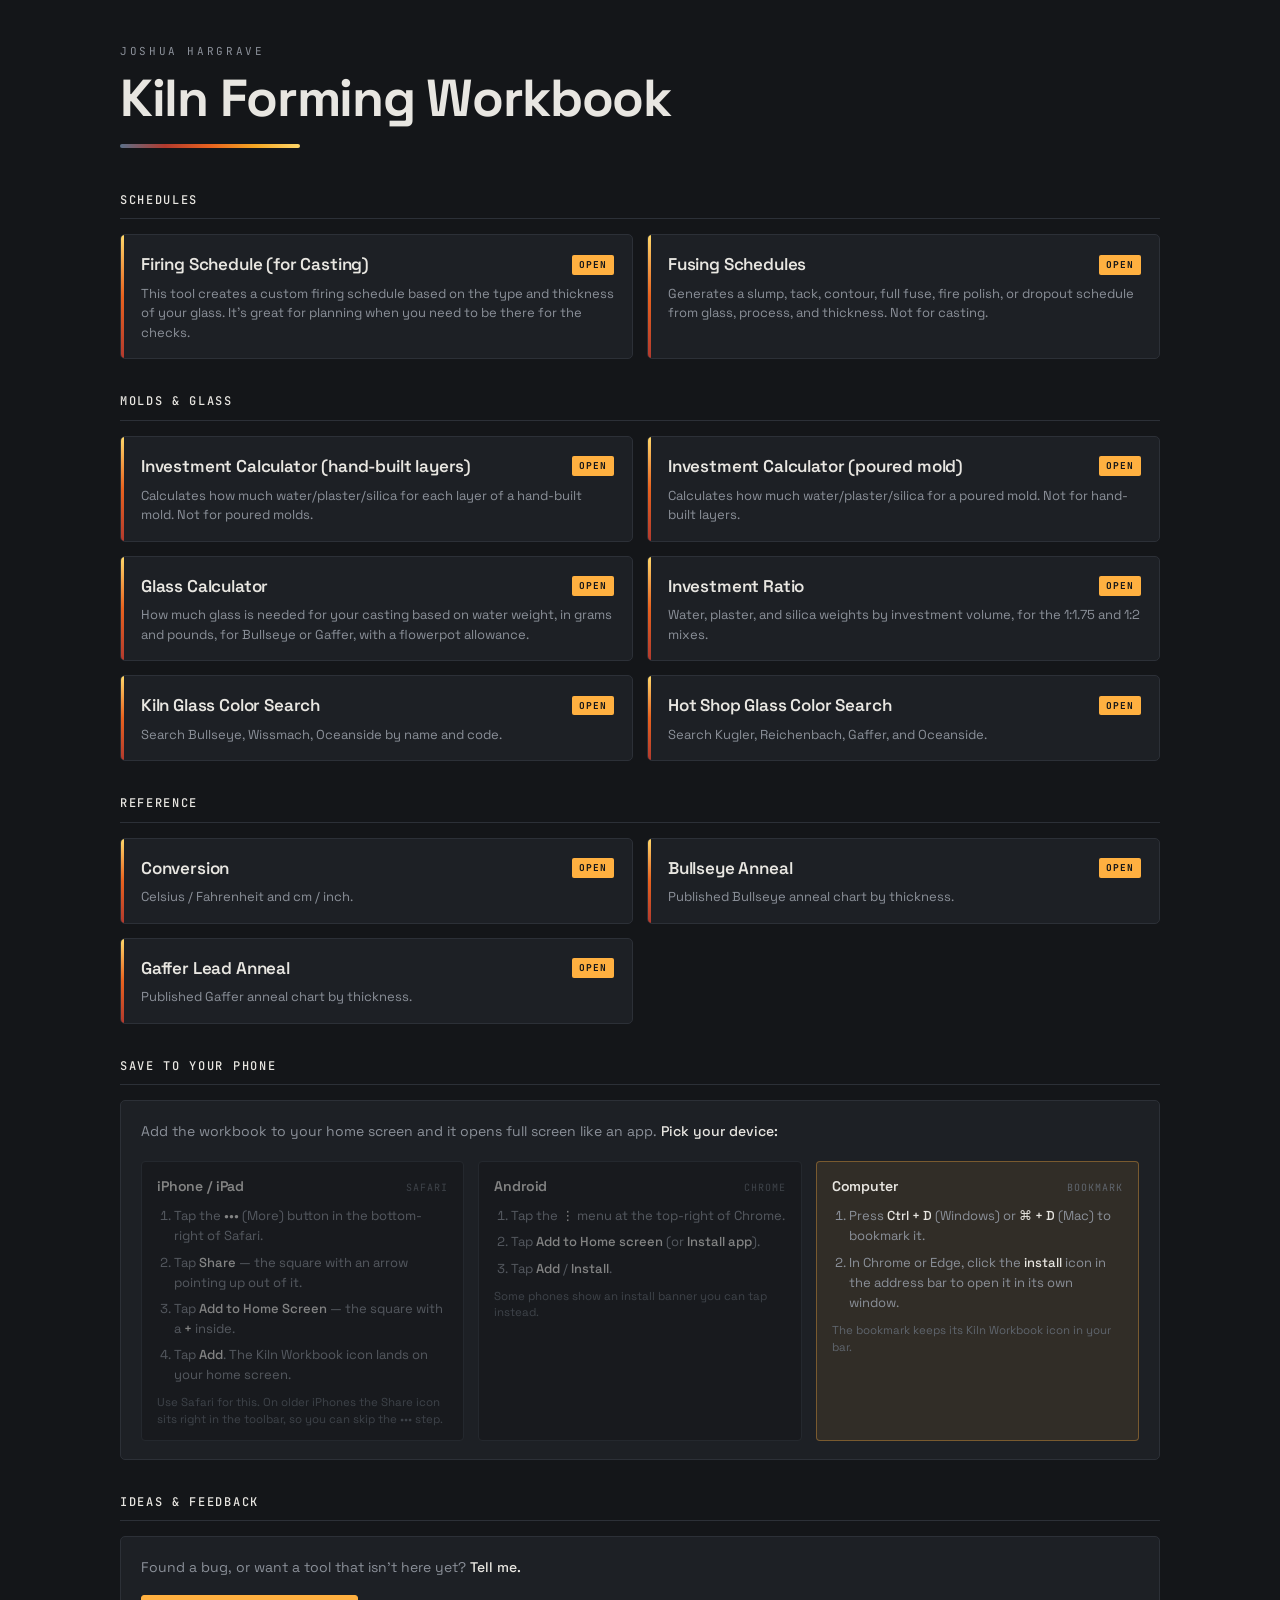
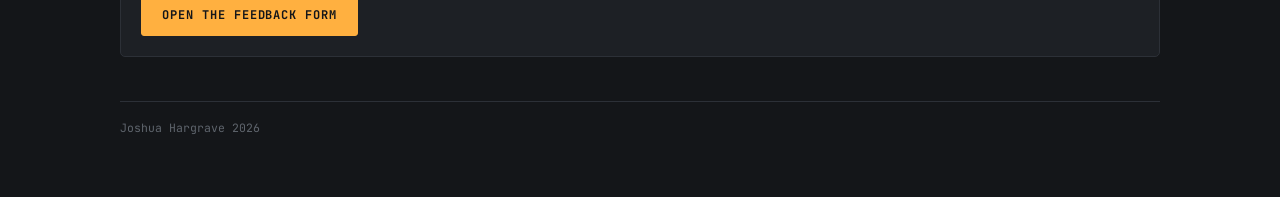
<file: index.html>
<!DOCTYPE html>
<html lang="en">
<head>
<meta charset="UTF-8">
<meta name="viewport" content="width=device-width, initial-scale=1.0">
<meta name="theme-color" content="#141619">
<link rel="icon" href="favicon.svg" type="image/svg+xml">
<link rel="icon" href="favicon-32.png" sizes="32x32" type="image/png">
<link rel="apple-touch-icon" href="apple-touch-icon.png">
<link rel="manifest" href="manifest.webmanifest">
<meta name="application-name" content="Kiln Workbook">
<meta name="apple-mobile-web-app-title" content="Kiln Workbook">
<meta name="apple-mobile-web-app-capable" content="yes">
<meta name="apple-mobile-web-app-status-bar-style" content="black-translucent">
<title>Kiln Forming Workbook</title>
<link rel="preconnect" href="https://fonts.googleapis.com">
<link rel="preconnect" href="https://fonts.gstatic.com" crossorigin>
<link href="https://fonts.googleapis.com/css2?family=Space+Grotesk:wght@400;500;600;700&family=JetBrains+Mono:wght@400;500;700&display=swap" rel="stylesheet">
<style>
  :root{
    --void:#141619; --raised:#1d2025; --raised-2:#22262c;
    --hairline:#2c3037; --hairline-bright:#3a4049;
    --ink:#e8e6e1; --ink-dim:#8b9099; --ink-faint:#5f656d;
    --amber:#ffb040; --amber-fill:rgba(255,176,64,0.09); --amber-line:rgba(255,176,64,0.35);
    --h-cold:#5b7089; --h-red:#b23a2e; --h-orange:#e8621f; --h-amber:#f5a623; --h-yellow:#ffd76a;
  }
  *{box-sizing:border-box}
  html,body{margin:0;padding:0}
  body{background:var(--void);color:var(--ink);
    font-family:"Space Grotesk",system-ui,sans-serif;font-size:15px;line-height:1.45;
    -webkit-font-smoothing:antialiased;padding:44px 22px 60px}
  .wrap{max-width:1040px;margin:0 auto}
  .mono{font-family:"JetBrains Mono",monospace}

  .hero{margin-bottom:44px}
  .hero .eyebrow{font-family:"JetBrains Mono",monospace;font-size:11px;letter-spacing:0.24em;
    text-transform:uppercase;color:var(--ink-dim);margin:0 0 12px}
  .hero h1{font-size:clamp(32px,6vw,52px);font-weight:700;letter-spacing:-0.025em;line-height:1;margin:0}
  .heatbar{height:4px;width:180px;margin:20px 0 18px;border-radius:2px;
    background:linear-gradient(90deg,var(--h-cold),var(--h-red),var(--h-orange),var(--h-amber),var(--h-yellow))}
  .hero .sub{color:var(--ink-dim);font-size:15.5px;max-width:60ch;margin:0}
  .hero .sub b{color:var(--ink);font-weight:500}

  .group{margin-bottom:34px}
  .group-head{display:flex;align-items:baseline;gap:12px;margin:0 0 15px;
    padding-bottom:9px;border-bottom:1px solid var(--hairline)}
  .group-head h2{font-family:"JetBrains Mono",monospace;font-size:12px;font-weight:500;letter-spacing:0.14em;
    text-transform:uppercase;color:var(--ink);margin:0}

  .cards{display:grid;grid-template-columns:1fr;gap:14px}
  @media(min-width:620px){.cards{grid-template-columns:1fr 1fr}}

  .card{position:relative;display:block;text-decoration:none;color:inherit;
    background:var(--raised);border:1px solid var(--hairline);border-radius:5px;
    padding:17px 18px 16px 20px;overflow:hidden;transition:transform .16s,border-color .16s,background .16s}
  .card::before{content:"";position:absolute;left:0;top:0;bottom:0;width:3px;background:var(--hairline-bright)}
  .card.live::before{background:linear-gradient(180deg,var(--h-yellow),var(--h-orange),var(--h-red))}
  .card.live{cursor:pointer}
  .card.live:hover{transform:translateY(-2px);border-color:var(--amber-line);background:var(--raised-2)}
  .card.live:focus-visible{outline:2px solid var(--amber);outline-offset:2px}

  .card-top{display:flex;align-items:center;gap:10px;margin-bottom:7px}
  .card-top h3{font-size:17px;font-weight:600;letter-spacing:-0.01em;margin:0}
  .tag{font-family:"JetBrains Mono",monospace;font-size:9.5px;letter-spacing:0.1em;text-transform:uppercase;
    padding:3px 7px;border-radius:2px;margin-left:auto;white-space:nowrap}
  .tag.open{color:var(--void);background:var(--amber);font-weight:700}
  .card p{font-size:13px;line-height:1.5;color:var(--ink-dim);margin:0}

  footer{margin-top:44px;padding-top:18px;border-top:1px solid var(--hairline);
    display:flex;justify-content:space-between;flex-wrap:wrap;gap:8px;
    font-family:"JetBrains Mono",monospace;font-size:11.5px;color:var(--ink-faint)}

  @media(prefers-reduced-motion:reduce){.card{transition:none}.card.live:hover{transform:none}}

  /* --- Save to your phone --- */
  .save-panel{background:var(--raised);border:1px solid var(--hairline);border-radius:5px;padding:20px 20px 18px}
  .save-lead{margin:0 0 18px;color:var(--ink-dim);font-size:14px;line-height:1.55;max-width:72ch}
  .save-lead b{color:var(--ink);font-weight:500}
  .save-grid{display:grid;grid-template-columns:1fr;gap:14px}
  @media(min-width:720px){.save-grid{grid-template-columns:1fr 1fr 1fr}}
  .save-col{border:1px solid var(--hairline);border-radius:4px;padding:14px 15px 12px;background:var(--void);
    transition:opacity .16s,border-color .16s,background .16s}
  .save-col-head{display:flex;align-items:baseline;gap:8px;margin-bottom:10px}
  .save-col-head .os{font-size:14px;font-weight:600;letter-spacing:-0.01em}
  .save-col-head .hint{font-family:"JetBrains Mono",monospace;font-size:10px;letter-spacing:.1em;
    text-transform:uppercase;color:var(--ink-faint);margin-left:auto}
  .save-col ol{margin:0;padding-left:17px}
  .save-col li{font-size:13px;line-height:1.55;color:var(--ink-dim);margin-bottom:6px}
  .save-col li:last-child{margin-bottom:0}
  .save-col li b{color:var(--ink);font-weight:500}
  .save-col .note{margin:9px 0 0;font-size:11.5px;color:var(--ink-faint);line-height:1.45}
  .gi{font-family:"JetBrains Mono",monospace;font-size:11px;padding:1px 5px;border:1px solid var(--hairline-bright);
    border-radius:3px;color:var(--ink);white-space:nowrap}
  .save-grid[data-active] .save-col{opacity:.5}
  /* --- Ideas & feedback --- */
  .fb-panel{background:var(--raised);border:1px solid var(--hairline);border-radius:5px;padding:20px}
  .fb-lead{margin:0 0 16px;color:var(--ink-dim);font-size:14px;line-height:1.55;max-width:72ch}
  .fb-lead b{color:var(--ink);font-weight:500}
  .fb-btn{display:inline-block;font-family:"JetBrains Mono",monospace;font-size:12px;letter-spacing:0.08em;
    text-transform:uppercase;text-decoration:none;color:var(--void);background:var(--amber);font-weight:700;
    border:1px solid var(--amber);border-radius:3px;padding:11px 20px;transition:opacity .16s}
  .fb-btn:hover{opacity:0.85}
  .fb-btn:focus-visible{outline:2px solid var(--amber);outline-offset:2px}
  @media(max-width:620px){.fb-btn{display:block;text-align:center}}

  .save-grid[data-active="ios"] .save-col[data-os="ios"],
  .save-grid[data-active="android"] .save-col[data-os="android"],
  .save-grid[data-active="desktop"] .save-col[data-os="desktop"]{
    opacity:1;border-color:var(--amber-line);background:var(--amber-fill)}
</style>
</head>
<body>
<div class="wrap">

  <header class="hero">
    <p class="eyebrow">Joshua Hargrave</p>
    <h1>Kiln Forming Workbook</h1>
    <div class="heatbar" aria-hidden="true"></div>
  </header>

  <section class="group">
    <div class="group-head"><h2>Schedules</h2></div>
    <div class="cards">
      <a class="card live" href="firing-schedule.html">
        <div class="card-top"><h3>Firing Schedule (for Casting)</h3><span class="tag open">Open</span></div>
        <p>This tool creates a custom firing schedule based on the type and thickness of your glass. It's great for planning when you need to be there for the checks.</p>
      </a>
      <a class="card live" href="fusing-schedule.html">
        <div class="card-top"><h3>Fusing Schedules</h3><span class="tag open">Open</span></div>
        <p>Generates a slump, tack, contour, full fuse, fire polish, or dropout schedule from glass, process, and thickness. Not for casting.</p>
      </a>
    </div>
  </section>

  <section class="group">
    <div class="group-head"><h2>Molds &amp; glass</h2></div>
    <div class="cards">
      <a class="card live" href="investment-calculator.html">
        <div class="card-top"><h3>Investment Calculator (hand-built layers)</h3><span class="tag open">Open</span></div>
        <p>Calculates how much water/plaster/silica for each layer of a hand-built mold. Not for poured molds.</p>
      </a>
      <a class="card live" href="poured-mold.html">
        <div class="card-top"><h3>Investment Calculator (poured mold)</h3><span class="tag open">Open</span></div>
        <p>Calculates how much water/plaster/silica for a poured mold. Not for hand-built layers.</p>
      </a>
      <a class="card live" href="glass-calculator.html">
        <div class="card-top"><h3>Glass Calculator</h3><span class="tag open">Open</span></div>
        <p>How much glass is needed for your casting based on water weight, in grams and pounds, for Bullseye or Gaffer, with a flowerpot allowance.</p>
      </a>
      <a class="card live" href="investment-ratio.html">
        <div class="card-top"><h3>Investment Ratio</h3><span class="tag open">Open</span></div>
        <p>Water, plaster, and silica weights by investment volume, for the 1:1.75 and 1:2 mixes.</p>
      </a>
      <a class="card live" href="glass-colors.html">
        <div class="card-top"><h3>Kiln Glass Color Search</h3><span class="tag open">Open</span></div>
        <p>Search Bullseye, Wissmach, Oceanside by name and code.</p>
      </a>
      <a class="card live" href="hotshop-colors.html">
        <div class="card-top"><h3>Hot Shop Glass Color Search</h3><span class="tag open">Open</span></div>
        <p>Search Kugler, Reichenbach, Gaffer, and Oceanside.</p>
      </a>
    </div>
  </section>

  <section class="group">
    <div class="group-head"><h2>Reference</h2></div>
    <div class="cards">
      <a class="card live" href="conversion.html">
        <div class="card-top"><h3>Conversion</h3><span class="tag open">Open</span></div>
        <p>Celsius / Fahrenheit and cm / inch.</p>
      </a>
      <a class="card live" href="bullseye-anneal.html">
        <div class="card-top"><h3>Bullseye Anneal</h3><span class="tag open">Open</span></div>
        <p>Published Bullseye anneal chart by thickness.</p>
      </a>
      <a class="card live" href="gaffer-anneal.html">
        <div class="card-top"><h3>Gaffer Lead Anneal</h3><span class="tag open">Open</span></div>
        <p>Published Gaffer anneal chart by thickness.</p>
      </a>
    </div>
  </section>

  <section class="group" id="save">
    <div class="group-head"><h2>Save to your phone</h2></div>
    <div class="save-panel">
      <p class="save-lead">Add the workbook to your home screen and it opens full screen like an app. <b>Pick your device:</b></p>
      <div class="save-grid">
        <div class="save-col" data-os="ios">
          <div class="save-col-head"><span class="os">iPhone / iPad</span><span class="hint">Safari</span></div>
          <ol>
            <li>Tap the <b>&bull;&bull;&bull;</b> (More) button in the bottom-right of Safari.</li>
            <li>Tap <b>Share</b> &mdash; the square with an arrow pointing up out of it.</li>
            <li>Tap <b>Add to Home Screen</b> &mdash; the square with a <b>+</b> inside.</li>
            <li>Tap <b>Add</b>. The Kiln Workbook icon lands on your home screen.</li>
          </ol>
          <p class="note">Use Safari for this. On older iPhones the Share icon sits right in the toolbar, so you can skip the &bull;&bull;&bull; step.</p>
        </div>
        <div class="save-col" data-os="android">
          <div class="save-col-head"><span class="os">Android</span><span class="hint">Chrome</span></div>
          <ol>
            <li>Tap the <b>&#x22EE;</b> menu at the top-right of Chrome.</li>
            <li>Tap <b>Add to Home screen</b> (or <b>Install app</b>).</li>
            <li>Tap <b>Add</b> / <b>Install</b>.</li>
          </ol>
          <p class="note">Some phones show an install banner you can tap instead.</p>
        </div>
        <div class="save-col" data-os="desktop">
          <div class="save-col-head"><span class="os">Computer</span><span class="hint">bookmark</span></div>
          <ol>
            <li>Press <b>Ctrl&nbsp;+&nbsp;D</b> (Windows) or <b>&#8984;&nbsp;+&nbsp;D</b> (Mac) to bookmark it.</li>
            <li>In Chrome or Edge, click the <b>install</b> icon in the address bar to open it in its own window.</li>
          </ol>
          <p class="note">The bookmark keeps its Kiln Workbook icon in your bar.</p>
        </div>
      </div>
    </div>
  </section>

  <section class="group" id="feedback">
    <div class="group-head"><h2>Ideas &amp; feedback</h2></div>
    <div class="fb-panel">
      <p class="fb-lead">Found a bug, or want a tool that isn't here yet? <b>Tell me.</b></p>
      <a class="fb-btn" href="https://docs.google.com/forms/d/e/1FAIpQLScoWFPG0M0TwWc2IFaIJqH63d6Ov-EjGngHmehnV-6qFWy9cg/viewform" target="_blank" rel="noopener">Open the feedback form</a>
    </div>
  </section>

  <footer>
    <span>Joshua Hargrave 2026</span>
  </footer>
</div>
<script>
(function(){
  var ua = navigator.userAgent || "";
  var os = "desktop";
  if(/iPhone|iPad|iPod/i.test(ua) || (navigator.platform === "MacIntel" && navigator.maxTouchPoints > 1)) os = "ios";
  else if(/Android/i.test(ua)) os = "android";
  var grid = document.querySelector(".save-grid");
  if(grid) grid.setAttribute("data-active", os);
  // Already added to home screen? No need to show the instructions.
  var standalone = window.matchMedia("(display-mode: standalone)").matches || window.navigator.standalone === true;
  if(standalone){ var s = document.getElementById("save"); if(s) s.style.display = "none"; }
})();
</script>
</body>
</html>
</file>
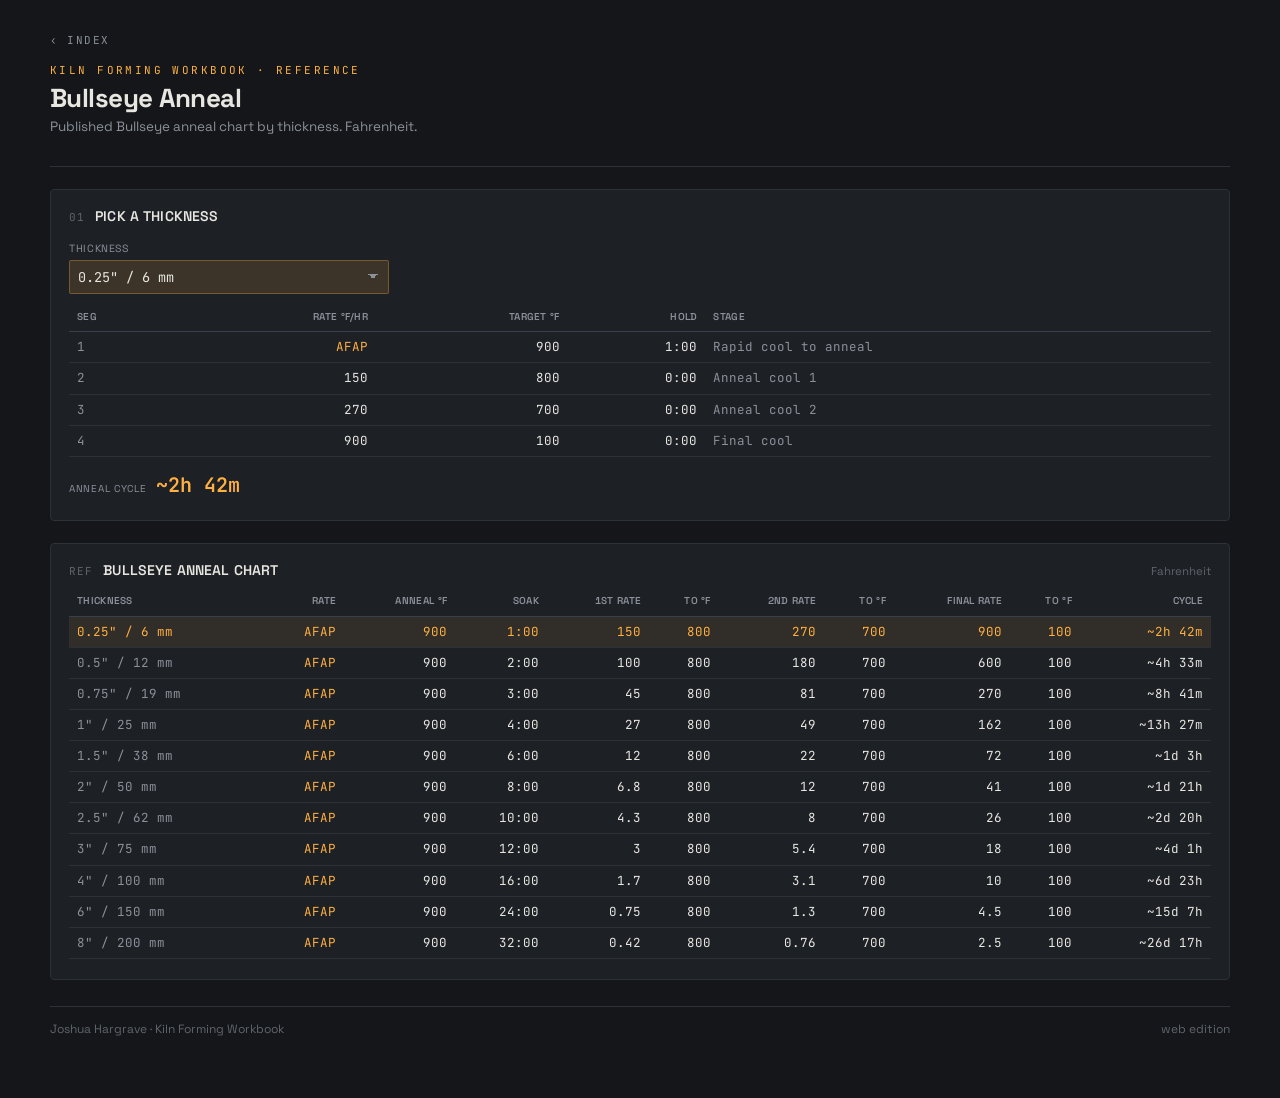
<file: bullseye-anneal.html>
<!DOCTYPE html>
<html lang="en">
<head>
<meta charset="UTF-8">
<meta name="viewport" content="width=device-width, initial-scale=1.0">
<meta name="theme-color" content="#141619">
<link rel="icon" href="favicon.svg" type="image/svg+xml">
<link rel="icon" href="favicon-32.png" sizes="32x32" type="image/png">
<link rel="apple-touch-icon" href="apple-touch-icon.png">
<link rel="manifest" href="manifest.webmanifest">
<meta name="application-name" content="Kiln Workbook">
<meta name="apple-mobile-web-app-title" content="Kiln Workbook">
<meta name="apple-mobile-web-app-capable" content="yes">
<meta name="apple-mobile-web-app-status-bar-style" content="black-translucent">
<title>Bullseye Anneal</title>
<link rel="preconnect" href="https://fonts.googleapis.com">
<link rel="preconnect" href="https://fonts.gstatic.com" crossorigin>
<link href="https://fonts.googleapis.com/css2?family=Space+Grotesk:wght@400;500;600;700&family=JetBrains+Mono:wght@400;500;700&display=swap" rel="stylesheet">
<style>
  :root{
    --void:#141619; --raised:#1d2025; --raised-2:#22262c;
    --hairline:#2c3037; --hairline-bright:#3a4049;
    --ink:#e8e6e1; --ink-dim:#8b9099; --ink-faint:#5f656d;
    --amber:#ffb040; --amber-fill:rgba(255,176,64,0.09); --amber-line:rgba(255,176,64,0.35);
    --field-fill:rgba(255,176,64,0.14); --field-line:rgba(255,176,64,0.30);
  }
  *{box-sizing:border-box}
  html,body{margin:0;padding:0}
  body{background:var(--void);color:var(--ink);font-family:"Space Grotesk",system-ui,sans-serif;
    font-size:15px;line-height:1.45;-webkit-font-smoothing:antialiased;padding:28px 22px 60px}
  .wrap{max-width:1180px;margin:0 auto}

  .crumb{display:inline-block;font-family:"JetBrains Mono",monospace;font-size:11px;letter-spacing:0.14em;
    text-transform:uppercase;color:var(--ink-dim);text-decoration:none;margin-bottom:14px;transition:color .15s}
  .crumb:hover{color:var(--amber)}
  @media print{.crumb{display:none}}

  header{display:flex;flex-wrap:wrap;align-items:flex-end;justify-content:space-between;gap:18px;
    padding-bottom:16px;border-bottom:1px solid var(--hairline);margin-bottom:22px}
  .title-block h1{font-size:26px;font-weight:700;letter-spacing:-0.02em;margin:0;line-height:1.05}
  .title-block .eyebrow{font-family:"JetBrains Mono",monospace;font-size:11px;letter-spacing:0.22em;
    text-transform:uppercase;color:var(--amber);margin:0 0 6px}
  .title-block .sub{color:var(--ink-dim);font-size:13.5px;margin-top:5px;max-width:64ch}

  .panel{background:var(--raised);border:1px solid var(--hairline);border-radius:4px;padding:18px 18px 20px;margin-bottom:22px}
  .panel > .phead{display:flex;align-items:baseline;gap:10px;margin:-2px 0 14px}
  .phead .n{font-family:"JetBrains Mono",monospace;font-size:11px;color:var(--ink-faint);letter-spacing:0.1em}
  .phead h2{font-size:14px;font-weight:600;letter-spacing:0.01em;margin:0;text-transform:uppercase}
  .phead .hint{margin-left:auto;font-size:11.5px;color:var(--ink-faint)}

  .lead{font-size:13.5px;color:var(--ink-dim);margin:0 0 14px;max-width:70ch}

  .field{display:flex;flex-direction:column;gap:4px;min-width:0}
  .field label{font-size:10.5px;letter-spacing:0.06em;text-transform:uppercase;color:var(--ink-dim)}
  input,select{font-family:"JetBrains Mono",monospace;font-size:13.5px;color:var(--ink);background:var(--field-fill);
    border:1px solid var(--field-line);border-radius:2px;padding:7px 8px;width:100%;min-width:0;
    transition:border-color .12s,box-shadow .12s}
  input:focus,select:focus{outline:none;border-color:var(--amber);box-shadow:0 0 0 1px var(--amber-line)}
  input::placeholder{color:var(--ink-faint)}
  select{cursor:pointer;-webkit-appearance:none;appearance:none;
    background-image:linear-gradient(45deg,transparent 50%,var(--ink-dim) 50%),linear-gradient(135deg,var(--ink-dim) 50%,transparent 50%);
    background-position:calc(100% - 15px) 50%,calc(100% - 10px) 50%;background-size:5px 5px,5px 5px;
    background-repeat:no-repeat;padding-right:26px}
  select option{background:#1d2025;color:#e8e6e1}

  footer{display:flex;flex-wrap:wrap;justify-content:space-between;gap:8px;margin-top:26px;padding-top:14px;
    border-top:1px solid var(--hairline);font-size:12px;color:var(--ink-faint)}
  footer a{color:var(--ink-faint);text-decoration:none}
  .seg-wrap,.chart-wrap{overflow-x:auto;-webkit-overflow-scrolling:touch}
  table.ref{width:100%;border-collapse:collapse;font-family:"JetBrains Mono",monospace;
    font-size:12.5px;font-variant-numeric:tabular-nums}
  table.ref th{font-family:"Space Grotesk",sans-serif;font-size:10px;font-weight:600;letter-spacing:0.03em;
    text-transform:uppercase;color:var(--ink-dim);text-align:right;padding:0 8px 7px;
    border-bottom:1px solid var(--hairline-bright);white-space:nowrap}
  table.ref th.l,table.ref td.l{text-align:left}
  table.ref td{text-align:right;padding:6px 8px;border-bottom:1px solid var(--hairline);
    white-space:nowrap;color:var(--ink)}
  table.ref td.l{color:var(--ink-dim)}
  table.ref tr.on td{background:var(--amber-fill);color:var(--amber)}
  table.ref tr.on td.l{color:var(--amber)}
  table.ref td.afap{color:var(--amber)}
  .chart-wrap table.ref{min-width:640px}
  .total{margin-top:14px;display:flex;align-items:baseline;gap:10px;font-family:"JetBrains Mono",monospace}
  .total .k{font-family:"Space Grotesk",sans-serif;font-size:10px;letter-spacing:0.07em;
    text-transform:uppercase;color:var(--ink-dim)}
  .total .v{font-size:20px;font-weight:600;color:var(--amber);font-variant-numeric:tabular-nums}
  .pick{max-width:320px}
  @media print{
    table.ref th{color:#000;border-color:#000}
    table.ref td{color:#000;border-color:#ccc}
    table.ref td.l{color:#000}
    table.ref td.afap{color:#000}
    table.ref tr.on td{background:#eee;color:#000}
    table.ref tr.on td.l{color:#000}
    .chart-wrap table.ref{min-width:0}
    .total .v{color:#000}.total .k{color:#333}
  }
  @media print{
    @page{size:letter portrait;margin:0.5in}
    body{background:#fff;color:#000;padding:0;font-size:10px}
    .wrap{max-width:none}
    header{border-color:#000;margin-bottom:10px;padding-bottom:8px}
    .title-block .eyebrow,.title-block .sub,footer a{display:none !important}
    .title-block h1{font-size:16px;color:#000;margin:0}
    .panel{background:#fff;border:none;padding:0;margin-bottom:10px}
    .phead{margin-bottom:5px;border-bottom:1px solid #000}
    .phead h2{color:#000;font-size:11px}.phead .n{color:#555}
    .lead{color:#333}
    input,select{background:#fff !important;border:1px solid #999;color:#000}
    footer{color:#555;border-color:#000}
  }
</style>
</head>
<body>
<div class="wrap">

  <a href="index.html" class="crumb">‹ Index</a>

  <header>
    <div class="title-block">
      <p class="eyebrow">Kiln Forming Workbook · Reference</p>
      <h1>Bullseye Anneal</h1>
      <p class="sub">Published Bullseye anneal chart by thickness. Fahrenheit.</p>
    </div>
  </header>

  <div class="panel">
    <div class="phead"><span class="n">01</span><h2>Pick a thickness</h2></div>
    <div class="field pick"><label for="thk">Thickness</label>
      <select id="thk"></select></div>

    <div class="seg-wrap">
      <table class="ref" style="margin-top:16px">
        <thead><tr><th class="l">Seg</th><th>Rate °F/hr</th><th>Target °F</th><th>Hold</th><th class="l">Stage</th></tr></thead>
        <tbody id="segbody"></tbody>
      </table>
    </div>
    <div class="total"><span class="k">Anneal cycle</span><span class="v" id="total">—</span></div>
  </div>

  <div class="panel">
    <div class="phead"><span class="n">REF</span><h2>Bullseye anneal chart</h2>
      <span class="hint">Fahrenheit</span></div>
    <div class="chart-wrap">
      <table class="ref">
        <thead><tr>
          <th class="l">Thickness</th><th>Rate</th><th>Anneal °F</th><th>Soak</th>
          <th>1st rate</th><th>to °F</th><th>2nd rate</th><th>to °F</th>
          <th>Final rate</th><th>to °F</th><th>Cycle</th>
        </tr></thead>
        <tbody id="chartbody"></tbody>
      </table>
    </div>
  </div>

  <footer>
    <span>Joshua Hargrave · Kiln Forming Workbook</span>
    <span><a href="#" onclick="return false">web edition</a></span>
  </footer>
</div>
<script>
"use strict";

/* Published Bullseye anneal chart, Fahrenheit.
   [thickness in, anneal temp, soak hr, 1st rate, to, 2nd rate, to, final rate, to, mm label]
   The final cooling target is 100 F on every row. */
const ROWS = [[0.25, 900, 1, 150, 800, 270, 700, 900, 100, 6], [0.5, 900, 2, 100, 800, 180, 700, 600, 100, 12], [0.75, 900, 3, 45, 800, 81, 700, 270, 100, 19], [1, 900, 4, 27, 800, 49, 700, 162, 100, 25], [1.5, 900, 6, 12, 800, 22, 700, 72, 100, 38], [2, 900, 8, 6.8, 800, 12, 700, 41, 100, 50], [2.5, 900, 10, 4.3, 800, 8, 700, 26, 100, 62], [3, 900, 12, 3, 800, 5.4, 700, 18, 100, 75], [4, 900, 16, 1.7, 800, 3.1, 700, 10, 100, 100], [6, 900, 24, 0.75, 800, 1.3, 700, 4.5, 100, 150], [8, 900, 32, 0.42, 800, 0.76, 700, 2.5, 100, 200]];

const $ = id => document.getElementById(id);
const thkLabel = r => r[0] + '" / ' + r[9] + " mm";
const n = x => Number(x).toLocaleString();

/* hours from a ramp, plus the soak; the AFAP leg into the anneal temp is not
   countable, so this is the anneal cycle only */
function cycleHours(r){
  return r[2] + (r[1]-r[4])/r[3] + (r[4]-r[6])/r[5] + (r[6]-r[8])/r[7];
}
function fmtHours(h){
  const total = Math.round(h * 60);
  const d = Math.floor(total / 1440);
  const hh = Math.floor((total - d*1440) / 60);
  const mm = total - d*1440 - hh*60;
  if(d > 0) return d + "d " + hh + "h";
  return hh + "h " + String(mm).padStart(2, "0") + "m";
}

function segsFor(r){
  return [
    ["AFAP",  r[1], r[2] + ":00", "Rapid cool to anneal"],
    [n(r[3]), r[4], "0:00",       "Anneal cool 1"],
    [n(r[5]), r[6], "0:00",       "Anneal cool 2"],
    [n(r[7]), r[8], "0:00",       "Final cool"]
  ];
}

function render(){
  const i = Number($("thk").value);
  const r = ROWS[i] || ROWS[0];

  $("segbody").innerHTML = segsFor(r).map((s, k) =>
    `<tr><td class="l">${k+1}</td>` +
    `<td class="${s[0]==="AFAP" ? "afap" : ""}">${s[0]}</td>` +
    `<td>${n(s[1])}</td><td>${s[2]}</td><td class="l">${s[3]}</td></tr>`
  ).join("");

  $("total").textContent = "~" + fmtHours(cycleHours(r));

  $("chartbody").innerHTML = ROWS.map((row, k) =>
    `<tr class="${k===i ? "on" : ""}"><td class="l">${thkLabel(row)}</td>` +
    `<td class="afap">AFAP</td><td>${n(row[1])}</td><td>${row[2]}:00</td>` +
    `<td>${n(row[3])}</td><td>${n(row[4])}</td>` +
    `<td>${n(row[5])}</td><td>${n(row[6])}</td>` +
    `<td>${n(row[7])}</td><td>${n(row[8])}</td>` +
    `<td>~${fmtHours(cycleHours(row))}</td></tr>`
  ).join("");
}

function init(){
  $("thk").innerHTML = ROWS.map((r, i) => `<option value="${i}">${thkLabel(r)}</option>`).join("");
  $("thk").value = "0";
  $("thk").addEventListener("change", render);
  render();
}
document.addEventListener("DOMContentLoaded", init);
</script>
<script>
/* ---------------- tap-to-replace ----------------
   Focusing a field selects its whole contents, so typing overwrites the old
   value instead of appending to it. Tap a second time to place a caret and
   edit in place as usual. */
(function(){
  var SKIP = {checkbox:1,radio:1,date:1,file:1,button:1,submit:1,reset:1,range:1,color:1,image:1,hidden:1};
  var armed = null;
  function eligible(el){
    return !!el && el.tagName === "INPUT" && !SKIP[el.type] && !el.readOnly && !el.disabled;
  }
  function selectAll(el){
    try{ el.select(); }catch(e){}
  }
  document.addEventListener("focusin", function(e){
    var el = e.target;
    if(!eligible(el)) return;
    armed = el;
    selectAll(el);
    setTimeout(function(){ if(document.activeElement === el) selectAll(el); }, 0);
  });
  /* desktop: the mouseup that completes the click would otherwise collapse
     the fresh selection down to a caret */
  document.addEventListener("mouseup", function(e){
    if(armed && e.target === armed){ armed = null; e.preventDefault(); }
  });
  document.addEventListener("focusout", function(e){
    if(armed === e.target) armed = null;
  });
})();
</script>
</body>
</html>
</file>
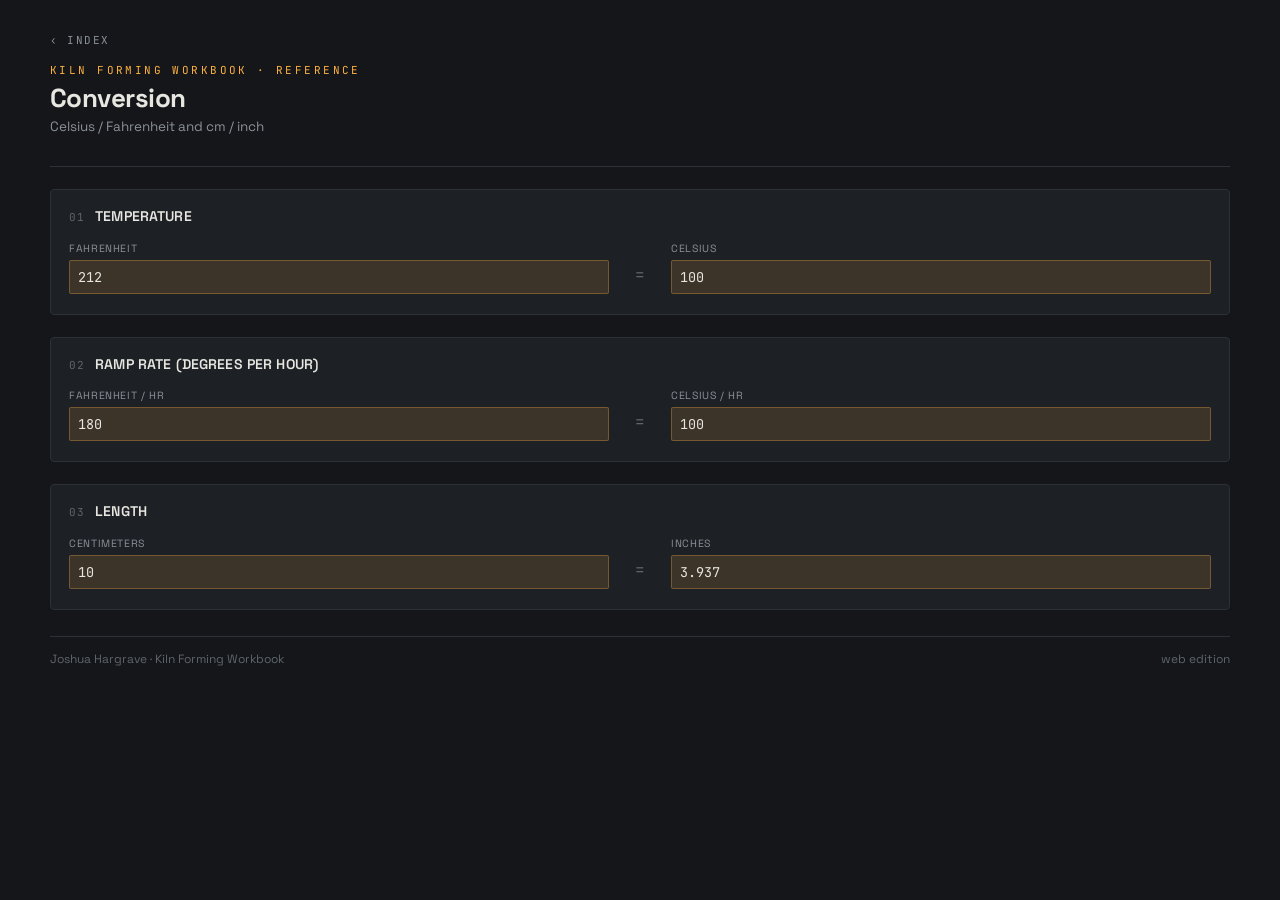
<file: conversion.html>
<!DOCTYPE html>
<html lang="en">
<head>
<meta charset="UTF-8">
<meta name="viewport" content="width=device-width, initial-scale=1.0">
<meta name="theme-color" content="#141619">
<link rel="icon" href="favicon.svg" type="image/svg+xml">
<link rel="icon" href="favicon-32.png" sizes="32x32" type="image/png">
<link rel="apple-touch-icon" href="apple-touch-icon.png">
<link rel="manifest" href="manifest.webmanifest">
<meta name="application-name" content="Kiln Workbook">
<meta name="apple-mobile-web-app-title" content="Kiln Workbook">
<meta name="apple-mobile-web-app-capable" content="yes">
<meta name="apple-mobile-web-app-status-bar-style" content="black-translucent">
<title>Conversion</title>
<link rel="preconnect" href="https://fonts.googleapis.com">
<link rel="preconnect" href="https://fonts.gstatic.com" crossorigin>
<link href="https://fonts.googleapis.com/css2?family=Space+Grotesk:wght@400;500;600;700&family=JetBrains+Mono:wght@400;500;700&display=swap" rel="stylesheet">
<style>
  :root{
    --void:#141619; --raised:#1d2025; --raised-2:#22262c;
    --hairline:#2c3037; --hairline-bright:#3a4049;
    --ink:#e8e6e1; --ink-dim:#8b9099; --ink-faint:#5f656d;
    --amber:#ffb040; --amber-fill:rgba(255,176,64,0.09); --amber-line:rgba(255,176,64,0.35);
    --field-fill:rgba(255,176,64,0.14); --field-line:rgba(255,176,64,0.30);
  }
  *{box-sizing:border-box}
  html,body{margin:0;padding:0}
  body{background:var(--void);color:var(--ink);font-family:"Space Grotesk",system-ui,sans-serif;
    font-size:15px;line-height:1.45;-webkit-font-smoothing:antialiased;padding:28px 22px 60px}
  .wrap{max-width:1180px;margin:0 auto}

  .crumb{display:inline-block;font-family:"JetBrains Mono",monospace;font-size:11px;letter-spacing:0.14em;
    text-transform:uppercase;color:var(--ink-dim);text-decoration:none;margin-bottom:14px;transition:color .15s}
  .crumb:hover{color:var(--amber)}
  @media print{.crumb{display:none}}

  header{display:flex;flex-wrap:wrap;align-items:flex-end;justify-content:space-between;gap:18px;
    padding-bottom:16px;border-bottom:1px solid var(--hairline);margin-bottom:22px}
  .title-block h1{font-size:26px;font-weight:700;letter-spacing:-0.02em;margin:0;line-height:1.05}
  .title-block .eyebrow{font-family:"JetBrains Mono",monospace;font-size:11px;letter-spacing:0.22em;
    text-transform:uppercase;color:var(--amber);margin:0 0 6px}
  .title-block .sub{color:var(--ink-dim);font-size:13.5px;margin-top:5px;max-width:64ch}

  .panel{background:var(--raised);border:1px solid var(--hairline);border-radius:4px;padding:18px 18px 20px;margin-bottom:22px}
  .panel > .phead{display:flex;align-items:baseline;gap:10px;margin:-2px 0 14px}
  .phead .n{font-family:"JetBrains Mono",monospace;font-size:11px;color:var(--ink-faint);letter-spacing:0.1em}
  .phead h2{font-size:14px;font-weight:600;letter-spacing:0.01em;margin:0;text-transform:uppercase}
  .phead .hint{margin-left:auto;font-size:11.5px;color:var(--ink-faint)}

  .lead{font-size:13.5px;color:var(--ink-dim);margin:0 0 14px;max-width:70ch}

  .field{display:flex;flex-direction:column;gap:4px;min-width:0}
  .field label{font-size:10.5px;letter-spacing:0.06em;text-transform:uppercase;color:var(--ink-dim)}
  input,select{font-family:"JetBrains Mono",monospace;font-size:13.5px;color:var(--ink);background:var(--field-fill);
    border:1px solid var(--field-line);border-radius:2px;padding:7px 8px;width:100%;min-width:0;
    transition:border-color .12s,box-shadow .12s}
  input:focus,select:focus{outline:none;border-color:var(--amber);box-shadow:0 0 0 1px var(--amber-line)}
  input::placeholder{color:var(--ink-faint)}
  select{cursor:pointer;-webkit-appearance:none;appearance:none;
    background-image:linear-gradient(45deg,transparent 50%,var(--ink-dim) 50%),linear-gradient(135deg,var(--ink-dim) 50%,transparent 50%);
    background-position:calc(100% - 15px) 50%,calc(100% - 10px) 50%;background-size:5px 5px,5px 5px;
    background-repeat:no-repeat;padding-right:26px}
  select option{background:#1d2025;color:#e8e6e1}

  footer{display:flex;flex-wrap:wrap;justify-content:space-between;gap:8px;margin-top:26px;padding-top:14px;
    border-top:1px solid var(--hairline);font-size:12px;color:var(--ink-faint)}
  footer a{color:var(--ink-faint);text-decoration:none}
  .pair{display:grid;grid-template-columns:1fr;gap:10px 14px;align-items:end}
  @media(min-width:520px){.pair{grid-template-columns:1fr 34px 1fr}}
  .pair .eq{display:none;text-align:center;font-family:"JetBrains Mono",monospace;font-size:16px;
    color:var(--ink-faint);padding-bottom:8px}
  @media(min-width:520px){.pair .eq{display:block}}
  .pair + .pair{margin-top:14px}
  @media print{
    @page{size:letter portrait;margin:0.5in}
    body{background:#fff;color:#000;padding:0;font-size:10px}
    .wrap{max-width:none}
    header{border-color:#000;margin-bottom:10px;padding-bottom:8px}
    .title-block .eyebrow,.title-block .sub,footer a{display:none !important}
    .title-block h1{font-size:16px;color:#000;margin:0}
    .panel{background:#fff;border:none;padding:0;margin-bottom:10px}
    .phead{margin-bottom:5px;border-bottom:1px solid #000}
    .phead h2{color:#000;font-size:11px}.phead .n{color:#555}
    .lead{color:#333}
    input,select{background:#fff !important;border:1px solid #999;color:#000}
    footer{color:#555;border-color:#000}
  }
</style>
</head>
<body>
<div class="wrap">

  <a href="index.html" class="crumb">‹ Index</a>

  <header>
    <div class="title-block">
      <p class="eyebrow">Kiln Forming Workbook · Reference</p>
      <h1>Conversion</h1>
      <p class="sub">Celsius / Fahrenheit and cm / inch</p>
    </div>
  </header>

  <div class="panel">
    <div class="phead"><span class="n">01</span><h2>Temperature</h2></div>
    <div class="pair">
      <div class="field"><label for="t_f">Fahrenheit</label>
        <input id="t_f" type="text" inputmode="decimal" value="212"></div>
      <div class="eq">=</div>
      <div class="field"><label for="t_c">Celsius</label>
        <input id="t_c" type="text" inputmode="decimal" value="100"></div>
    </div>
  </div>

  <div class="panel">
    <div class="phead"><span class="n">02</span><h2>Ramp Rate (degrees per hour)</h2></div>
    <div class="pair">
      <div class="field"><label for="r_f">Fahrenheit / hr</label>
        <input id="r_f" type="text" inputmode="decimal" value="180"></div>
      <div class="eq">=</div>
      <div class="field"><label for="r_c">Celsius / hr</label>
        <input id="r_c" type="text" inputmode="decimal" value="100"></div>
    </div>
  </div>

  <div class="panel">
    <div class="phead"><span class="n">03</span><h2>Length</h2></div>
    <div class="pair">
      <div class="field"><label for="l_cm">Centimeters</label>
        <input id="l_cm" type="text" inputmode="decimal" value="10"></div>
      <div class="eq">=</div>
      <div class="field"><label for="l_in">Inches</label>
        <input id="l_in" type="text" inputmode="decimal" value="3.937"></div>
    </div>
  </div>

  <footer>
    <span>Joshua Hargrave · Kiln Forming Workbook</span>
    <span><a href="#" onclick="return false">web edition</a></span>
  </footer>
</div>
<script>
"use strict";

/* Conversions. A rate is a difference, not a point, so it scales by 5/9 with
   no 32-degree offset. That is the only subtlety here. */

const $ = id => document.getElementById(id);

function parse(v){
  const n = parseFloat(String(v).replace(/,/g, ""));
  return isNaN(n) ? null : n;
}
function show(x, dp){
  if(x === null) return "";
  const r = Math.round(x * Math.pow(10, dp)) / Math.pow(10, dp);
  return String(r);
}

/* one direction at a time: only the field being typed in drives the other,
   so a rounded result never feeds back and drifts */
let busy = false;
function link(aId, bId, aToB, bToA, dp){
  const a = $(aId), b = $(bId);
  a.addEventListener("input", () => {
    if(busy) return; busy = true;
    const v = parse(a.value);
    b.value = v === null ? "" : show(aToB(v), dp);
    busy = false;
  });
  b.addEventListener("input", () => {
    if(busy) return; busy = true;
    const v = parse(b.value);
    a.value = v === null ? "" : show(bToA(v), dp);
    busy = false;
  });
}

function init(){
  // temperature: a point on the scale, so the 32 offset applies
  link("t_f", "t_c", f => (f - 32) * 5/9, c => c * 9/5 + 32, 1);
  // rate: a span of degrees, so no offset
  link("r_f", "r_c", f => f * 5/9,        c => c * 9/5,      1);
  // length
  link("l_cm", "l_in", cm => cm / 2.54,   inch => inch * 2.54, 3);
}
document.addEventListener("DOMContentLoaded", init);
</script>
<script>
/* ---------------- tap-to-replace ----------------
   Focusing a field selects its whole contents, so typing overwrites the old
   value instead of appending to it. Tap a second time to place a caret and
   edit in place as usual. */
(function(){
  var SKIP = {checkbox:1,radio:1,date:1,file:1,button:1,submit:1,reset:1,range:1,color:1,image:1,hidden:1};
  var armed = null;
  function eligible(el){
    return !!el && el.tagName === "INPUT" && !SKIP[el.type] && !el.readOnly && !el.disabled;
  }
  function selectAll(el){
    try{ el.select(); }catch(e){}
  }
  document.addEventListener("focusin", function(e){
    var el = e.target;
    if(!eligible(el)) return;
    armed = el;
    selectAll(el);
    setTimeout(function(){ if(document.activeElement === el) selectAll(el); }, 0);
  });
  /* desktop: the mouseup that completes the click would otherwise collapse
     the fresh selection down to a caret */
  document.addEventListener("mouseup", function(e){
    if(armed && e.target === armed){ armed = null; e.preventDefault(); }
  });
  document.addEventListener("focusout", function(e){
    if(armed === e.target) armed = null;
  });
})();
</script>
</body>
</html>
</file>
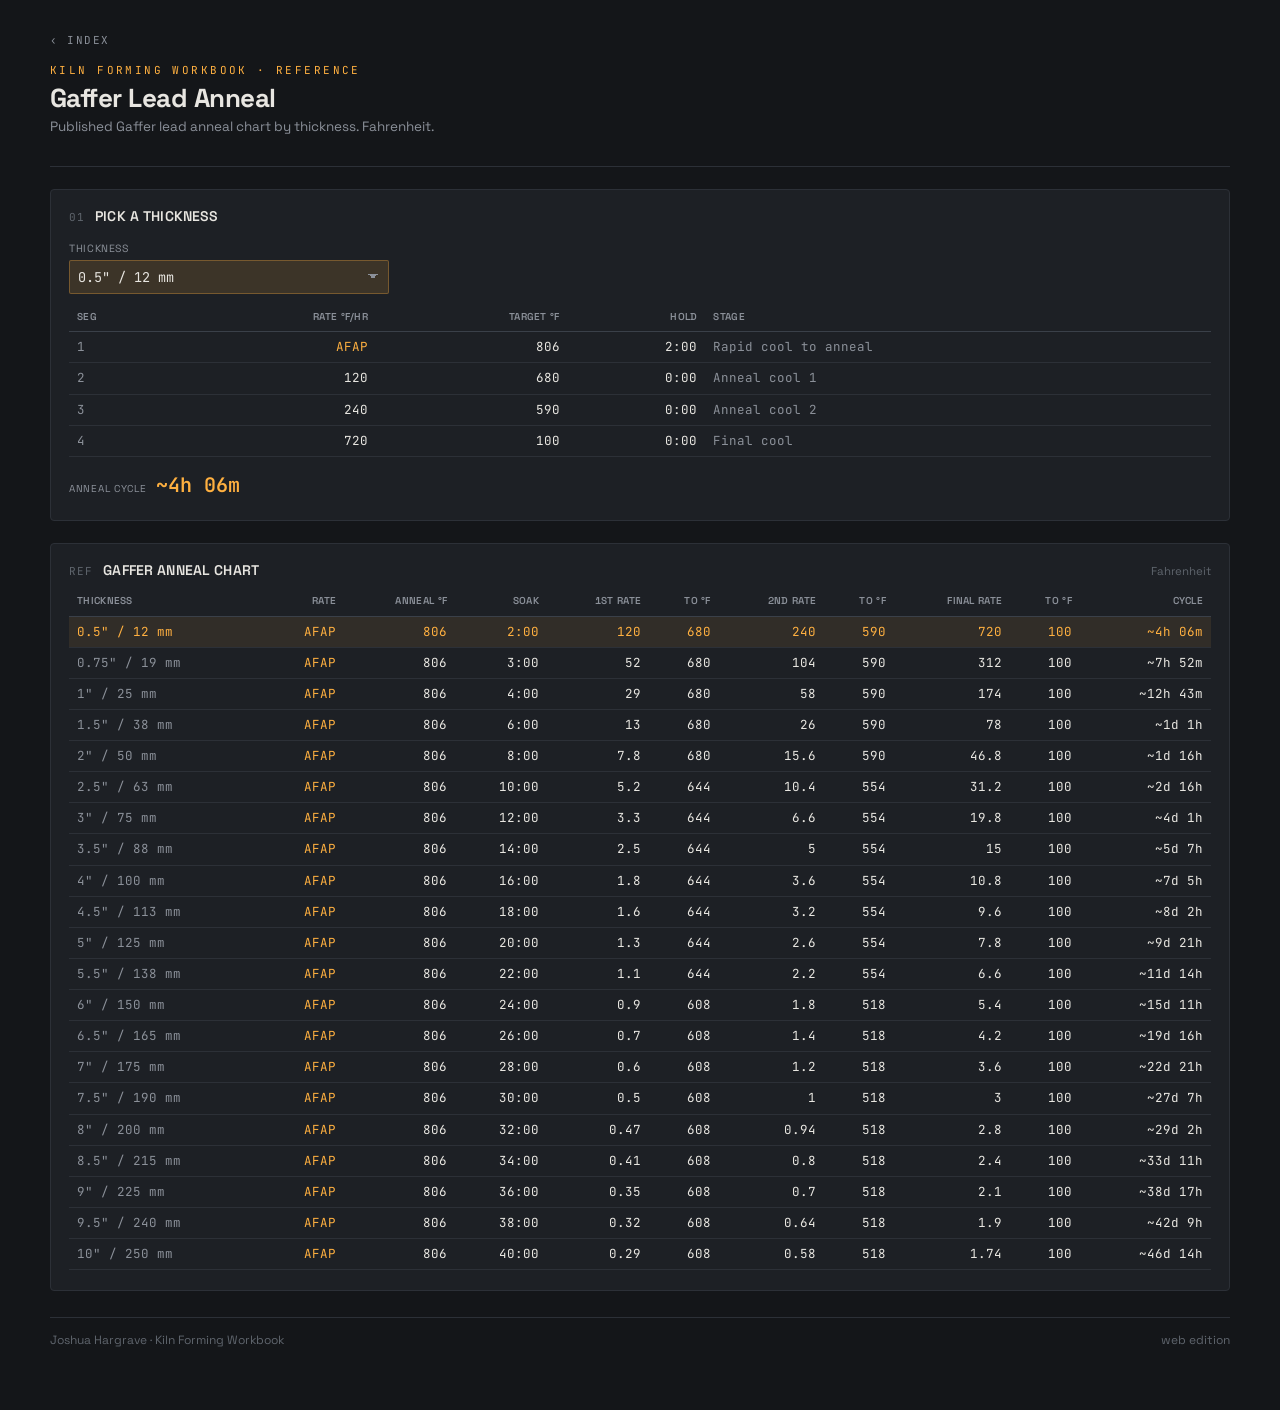
<file: gaffer-anneal.html>
<!DOCTYPE html>
<html lang="en">
<head>
<meta charset="UTF-8">
<meta name="viewport" content="width=device-width, initial-scale=1.0">
<meta name="theme-color" content="#141619">
<link rel="icon" href="favicon.svg" type="image/svg+xml">
<link rel="icon" href="favicon-32.png" sizes="32x32" type="image/png">
<link rel="apple-touch-icon" href="apple-touch-icon.png">
<link rel="manifest" href="manifest.webmanifest">
<meta name="application-name" content="Kiln Workbook">
<meta name="apple-mobile-web-app-title" content="Kiln Workbook">
<meta name="apple-mobile-web-app-capable" content="yes">
<meta name="apple-mobile-web-app-status-bar-style" content="black-translucent">
<title>Gaffer Lead Anneal</title>
<link rel="preconnect" href="https://fonts.googleapis.com">
<link rel="preconnect" href="https://fonts.gstatic.com" crossorigin>
<link href="https://fonts.googleapis.com/css2?family=Space+Grotesk:wght@400;500;600;700&family=JetBrains+Mono:wght@400;500;700&display=swap" rel="stylesheet">
<style>
  :root{
    --void:#141619; --raised:#1d2025; --raised-2:#22262c;
    --hairline:#2c3037; --hairline-bright:#3a4049;
    --ink:#e8e6e1; --ink-dim:#8b9099; --ink-faint:#5f656d;
    --amber:#ffb040; --amber-fill:rgba(255,176,64,0.09); --amber-line:rgba(255,176,64,0.35);
    --field-fill:rgba(255,176,64,0.14); --field-line:rgba(255,176,64,0.30);
  }
  *{box-sizing:border-box}
  html,body{margin:0;padding:0}
  body{background:var(--void);color:var(--ink);font-family:"Space Grotesk",system-ui,sans-serif;
    font-size:15px;line-height:1.45;-webkit-font-smoothing:antialiased;padding:28px 22px 60px}
  .wrap{max-width:1180px;margin:0 auto}

  .crumb{display:inline-block;font-family:"JetBrains Mono",monospace;font-size:11px;letter-spacing:0.14em;
    text-transform:uppercase;color:var(--ink-dim);text-decoration:none;margin-bottom:14px;transition:color .15s}
  .crumb:hover{color:var(--amber)}
  @media print{.crumb{display:none}}

  header{display:flex;flex-wrap:wrap;align-items:flex-end;justify-content:space-between;gap:18px;
    padding-bottom:16px;border-bottom:1px solid var(--hairline);margin-bottom:22px}
  .title-block h1{font-size:26px;font-weight:700;letter-spacing:-0.02em;margin:0;line-height:1.05}
  .title-block .eyebrow{font-family:"JetBrains Mono",monospace;font-size:11px;letter-spacing:0.22em;
    text-transform:uppercase;color:var(--amber);margin:0 0 6px}
  .title-block .sub{color:var(--ink-dim);font-size:13.5px;margin-top:5px;max-width:64ch}

  .panel{background:var(--raised);border:1px solid var(--hairline);border-radius:4px;padding:18px 18px 20px;margin-bottom:22px}
  .panel > .phead{display:flex;align-items:baseline;gap:10px;margin:-2px 0 14px}
  .phead .n{font-family:"JetBrains Mono",monospace;font-size:11px;color:var(--ink-faint);letter-spacing:0.1em}
  .phead h2{font-size:14px;font-weight:600;letter-spacing:0.01em;margin:0;text-transform:uppercase}
  .phead .hint{margin-left:auto;font-size:11.5px;color:var(--ink-faint)}

  .lead{font-size:13.5px;color:var(--ink-dim);margin:0 0 14px;max-width:70ch}

  .field{display:flex;flex-direction:column;gap:4px;min-width:0}
  .field label{font-size:10.5px;letter-spacing:0.06em;text-transform:uppercase;color:var(--ink-dim)}
  input,select{font-family:"JetBrains Mono",monospace;font-size:13.5px;color:var(--ink);background:var(--field-fill);
    border:1px solid var(--field-line);border-radius:2px;padding:7px 8px;width:100%;min-width:0;
    transition:border-color .12s,box-shadow .12s}
  input:focus,select:focus{outline:none;border-color:var(--amber);box-shadow:0 0 0 1px var(--amber-line)}
  input::placeholder{color:var(--ink-faint)}
  select{cursor:pointer;-webkit-appearance:none;appearance:none;
    background-image:linear-gradient(45deg,transparent 50%,var(--ink-dim) 50%),linear-gradient(135deg,var(--ink-dim) 50%,transparent 50%);
    background-position:calc(100% - 15px) 50%,calc(100% - 10px) 50%;background-size:5px 5px,5px 5px;
    background-repeat:no-repeat;padding-right:26px}
  select option{background:#1d2025;color:#e8e6e1}

  footer{display:flex;flex-wrap:wrap;justify-content:space-between;gap:8px;margin-top:26px;padding-top:14px;
    border-top:1px solid var(--hairline);font-size:12px;color:var(--ink-faint)}
  footer a{color:var(--ink-faint);text-decoration:none}
  .seg-wrap,.chart-wrap{overflow-x:auto;-webkit-overflow-scrolling:touch}
  table.ref{width:100%;border-collapse:collapse;font-family:"JetBrains Mono",monospace;
    font-size:12.5px;font-variant-numeric:tabular-nums}
  table.ref th{font-family:"Space Grotesk",sans-serif;font-size:10px;font-weight:600;letter-spacing:0.03em;
    text-transform:uppercase;color:var(--ink-dim);text-align:right;padding:0 8px 7px;
    border-bottom:1px solid var(--hairline-bright);white-space:nowrap}
  table.ref th.l,table.ref td.l{text-align:left}
  table.ref td{text-align:right;padding:6px 8px;border-bottom:1px solid var(--hairline);
    white-space:nowrap;color:var(--ink)}
  table.ref td.l{color:var(--ink-dim)}
  table.ref tr.on td{background:var(--amber-fill);color:var(--amber)}
  table.ref tr.on td.l{color:var(--amber)}
  table.ref td.afap{color:var(--amber)}
  .chart-wrap table.ref{min-width:640px}
  .total{margin-top:14px;display:flex;align-items:baseline;gap:10px;font-family:"JetBrains Mono",monospace}
  .total .k{font-family:"Space Grotesk",sans-serif;font-size:10px;letter-spacing:0.07em;
    text-transform:uppercase;color:var(--ink-dim)}
  .total .v{font-size:20px;font-weight:600;color:var(--amber);font-variant-numeric:tabular-nums}
  .pick{max-width:320px}
  @media print{
    table.ref th{color:#000;border-color:#000}
    table.ref td{color:#000;border-color:#ccc}
    table.ref td.l{color:#000}
    table.ref td.afap{color:#000}
    table.ref tr.on td{background:#eee;color:#000}
    table.ref tr.on td.l{color:#000}
    .chart-wrap table.ref{min-width:0}
    .total .v{color:#000}.total .k{color:#333}
  }
  @media print{
    @page{size:letter portrait;margin:0.5in}
    body{background:#fff;color:#000;padding:0;font-size:10px}
    .wrap{max-width:none}
    header{border-color:#000;margin-bottom:10px;padding-bottom:8px}
    .title-block .eyebrow,.title-block .sub,footer a{display:none !important}
    .title-block h1{font-size:16px;color:#000;margin:0}
    .panel{background:#fff;border:none;padding:0;margin-bottom:10px}
    .phead{margin-bottom:5px;border-bottom:1px solid #000}
    .phead h2{color:#000;font-size:11px}.phead .n{color:#555}
    .lead{color:#333}
    input,select{background:#fff !important;border:1px solid #999;color:#000}
    footer{color:#555;border-color:#000}
  }
</style>
</head>
<body>
<div class="wrap">

  <a href="index.html" class="crumb">‹ Index</a>

  <header>
    <div class="title-block">
      <p class="eyebrow">Kiln Forming Workbook · Reference</p>
      <h1>Gaffer Lead Anneal</h1>
      <p class="sub">Published Gaffer lead anneal chart by thickness. Fahrenheit.</p>
    </div>
  </header>

  <div class="panel">
    <div class="phead"><span class="n">01</span><h2>Pick a thickness</h2></div>
    <div class="field pick"><label for="thk">Thickness</label>
      <select id="thk"></select></div>

    <div class="seg-wrap">
      <table class="ref" style="margin-top:16px">
        <thead><tr><th class="l">Seg</th><th>Rate °F/hr</th><th>Target °F</th><th>Hold</th><th class="l">Stage</th></tr></thead>
        <tbody id="segbody"></tbody>
      </table>
    </div>
    <div class="total"><span class="k">Anneal cycle</span><span class="v" id="total">—</span></div>
  </div>

  <div class="panel">
    <div class="phead"><span class="n">REF</span><h2>Gaffer anneal chart</h2>
      <span class="hint">Fahrenheit</span></div>
    <div class="chart-wrap">
      <table class="ref">
        <thead><tr>
          <th class="l">Thickness</th><th>Rate</th><th>Anneal °F</th><th>Soak</th>
          <th>1st rate</th><th>to °F</th><th>2nd rate</th><th>to °F</th>
          <th>Final rate</th><th>to °F</th><th>Cycle</th>
        </tr></thead>
        <tbody id="chartbody"></tbody>
      </table>
    </div>
  </div>

  <footer>
    <span>Joshua Hargrave · Kiln Forming Workbook</span>
    <span><a href="#" onclick="return false">web edition</a></span>
  </footer>
</div>
<script>
"use strict";

/* Published Gaffer anneal chart, Fahrenheit.
   [thickness in, anneal temp, soak hr, 1st rate, to, 2nd rate, to, final rate, to, mm label]
   The final cooling target is 100 F on every row. */
const ROWS = [[0.5, 806, 2, 120, 680, 240, 590, 720, 100, 12], [0.75, 806, 3, 52, 680, 104, 590, 312, 100, 19], [1, 806, 4, 29, 680, 58, 590, 174, 100, 25], [1.5, 806, 6, 13, 680, 26, 590, 78, 100, 38], [2, 806, 8, 7.8, 680, 15.6, 590, 46.8, 100, 50], [2.5, 806, 10, 5.2, 644, 10.4, 554, 31.2, 100, 63], [3, 806, 12, 3.3, 644, 6.6, 554, 19.8, 100, 75], [3.5, 806, 14, 2.5, 644, 5, 554, 15, 100, 88], [4, 806, 16, 1.8, 644, 3.6, 554, 10.8, 100, 100], [4.5, 806, 18, 1.6, 644, 3.2, 554, 9.6, 100, 113], [5, 806, 20, 1.3, 644, 2.6, 554, 7.8, 100, 125], [5.5, 806, 22, 1.1, 644, 2.2, 554, 6.6, 100, 138], [6, 806, 24, 0.9, 608, 1.8, 518, 5.4, 100, 150], [6.5, 806, 26, 0.7, 608, 1.4, 518, 4.2, 100, 165], [7, 806, 28, 0.6, 608, 1.2, 518, 3.6, 100, 175], [7.5, 806, 30, 0.5, 608, 1, 518, 3, 100, 190], [8, 806, 32, 0.47, 608, 0.94, 518, 2.8, 100, 200], [8.5, 806, 34, 0.41, 608, 0.8, 518, 2.4, 100, 215], [9, 806, 36, 0.35, 608, 0.7, 518, 2.1, 100, 225], [9.5, 806, 38, 0.32, 608, 0.64, 518, 1.9, 100, 240], [10, 806, 40, 0.29, 608, 0.58, 518, 1.74, 100, 250]];

const $ = id => document.getElementById(id);
const thkLabel = r => r[0] + '" / ' + r[9] + " mm";
const n = x => Number(x).toLocaleString();

/* hours from a ramp, plus the soak; the AFAP leg into the anneal temp is not
   countable, so this is the anneal cycle only */
function cycleHours(r){
  return r[2] + (r[1]-r[4])/r[3] + (r[4]-r[6])/r[5] + (r[6]-r[8])/r[7];
}
function fmtHours(h){
  const total = Math.round(h * 60);
  const d = Math.floor(total / 1440);
  const hh = Math.floor((total - d*1440) / 60);
  const mm = total - d*1440 - hh*60;
  if(d > 0) return d + "d " + hh + "h";
  return hh + "h " + String(mm).padStart(2, "0") + "m";
}

function segsFor(r){
  return [
    ["AFAP",  r[1], r[2] + ":00", "Rapid cool to anneal"],
    [n(r[3]), r[4], "0:00",       "Anneal cool 1"],
    [n(r[5]), r[6], "0:00",       "Anneal cool 2"],
    [n(r[7]), r[8], "0:00",       "Final cool"]
  ];
}

function render(){
  const i = Number($("thk").value);
  const r = ROWS[i] || ROWS[0];

  $("segbody").innerHTML = segsFor(r).map((s, k) =>
    `<tr><td class="l">${k+1}</td>` +
    `<td class="${s[0]==="AFAP" ? "afap" : ""}">${s[0]}</td>` +
    `<td>${n(s[1])}</td><td>${s[2]}</td><td class="l">${s[3]}</td></tr>`
  ).join("");

  $("total").textContent = "~" + fmtHours(cycleHours(r));

  $("chartbody").innerHTML = ROWS.map((row, k) =>
    `<tr class="${k===i ? "on" : ""}"><td class="l">${thkLabel(row)}</td>` +
    `<td class="afap">AFAP</td><td>${n(row[1])}</td><td>${row[2]}:00</td>` +
    `<td>${n(row[3])}</td><td>${n(row[4])}</td>` +
    `<td>${n(row[5])}</td><td>${n(row[6])}</td>` +
    `<td>${n(row[7])}</td><td>${n(row[8])}</td>` +
    `<td>~${fmtHours(cycleHours(row))}</td></tr>`
  ).join("");
}

function init(){
  $("thk").innerHTML = ROWS.map((r, i) => `<option value="${i}">${thkLabel(r)}</option>`).join("");
  $("thk").value = "0";
  $("thk").addEventListener("change", render);
  render();
}
document.addEventListener("DOMContentLoaded", init);
</script>
<script>
/* ---------------- tap-to-replace ----------------
   Focusing a field selects its whole contents, so typing overwrites the old
   value instead of appending to it. Tap a second time to place a caret and
   edit in place as usual. */
(function(){
  var SKIP = {checkbox:1,radio:1,date:1,file:1,button:1,submit:1,reset:1,range:1,color:1,image:1,hidden:1};
  var armed = null;
  function eligible(el){
    return !!el && el.tagName === "INPUT" && !SKIP[el.type] && !el.readOnly && !el.disabled;
  }
  function selectAll(el){
    try{ el.select(); }catch(e){}
  }
  document.addEventListener("focusin", function(e){
    var el = e.target;
    if(!eligible(el)) return;
    armed = el;
    selectAll(el);
    setTimeout(function(){ if(document.activeElement === el) selectAll(el); }, 0);
  });
  /* desktop: the mouseup that completes the click would otherwise collapse
     the fresh selection down to a caret */
  document.addEventListener("mouseup", function(e){
    if(armed && e.target === armed){ armed = null; e.preventDefault(); }
  });
  document.addEventListener("focusout", function(e){
    if(armed === e.target) armed = null;
  });
})();
</script>
</body>
</html>
</file>
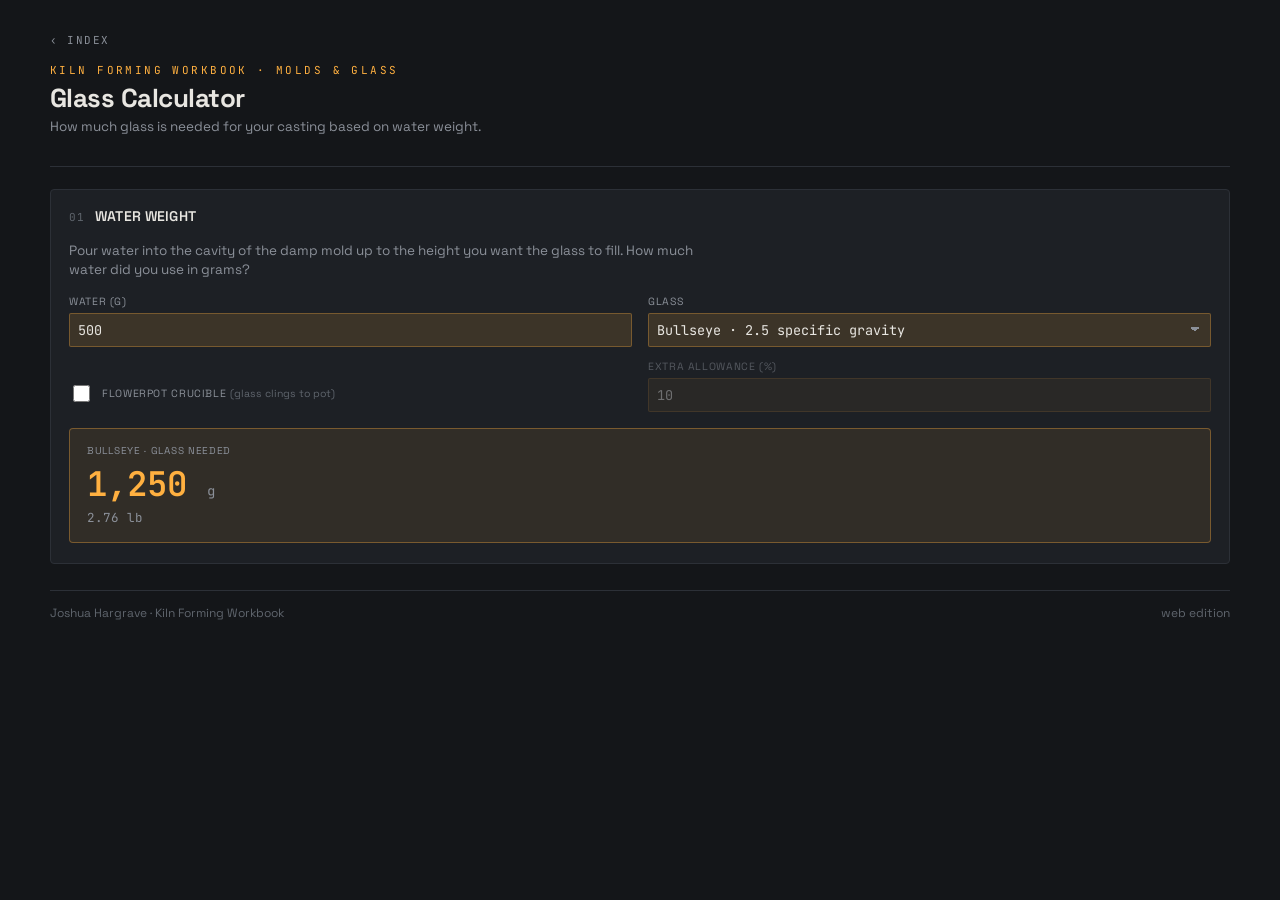
<file: glass-calculator.html>
<!DOCTYPE html>
<html lang="en">
<head>
<meta charset="UTF-8">
<meta name="viewport" content="width=device-width, initial-scale=1.0">
<meta name="theme-color" content="#141619">
<link rel="icon" href="favicon.svg" type="image/svg+xml">
<link rel="icon" href="favicon-32.png" sizes="32x32" type="image/png">
<link rel="apple-touch-icon" href="apple-touch-icon.png">
<link rel="manifest" href="manifest.webmanifest">
<meta name="application-name" content="Kiln Workbook">
<meta name="apple-mobile-web-app-title" content="Kiln Workbook">
<meta name="apple-mobile-web-app-capable" content="yes">
<meta name="apple-mobile-web-app-status-bar-style" content="black-translucent">
<title>Glass Calculator</title>
<link rel="preconnect" href="https://fonts.googleapis.com">
<link rel="preconnect" href="https://fonts.gstatic.com" crossorigin>
<link href="https://fonts.googleapis.com/css2?family=Space+Grotesk:wght@400;500;600;700&family=JetBrains+Mono:wght@400;500;700&display=swap" rel="stylesheet">
<style>
  :root{
    --void:#141619; --raised:#1d2025; --raised-2:#22262c;
    --hairline:#2c3037; --hairline-bright:#3a4049;
    --ink:#e8e6e1; --ink-dim:#8b9099; --ink-faint:#5f656d;
    --amber:#ffb040; --amber-fill:rgba(255,176,64,0.09); --amber-line:rgba(255,176,64,0.35);
    --field-fill:rgba(255,176,64,0.14); --field-line:rgba(255,176,64,0.30);
  }
  *{box-sizing:border-box}
  html,body{margin:0;padding:0}
  body{background:var(--void);color:var(--ink);font-family:"Space Grotesk",system-ui,sans-serif;
    font-size:15px;line-height:1.45;-webkit-font-smoothing:antialiased;padding:28px 22px 60px}
  .wrap{max-width:1180px;margin:0 auto}

  .crumb{display:inline-block;font-family:"JetBrains Mono",monospace;font-size:11px;letter-spacing:0.14em;
    text-transform:uppercase;color:var(--ink-dim);text-decoration:none;margin-bottom:14px;transition:color .15s}
  .crumb:hover{color:var(--amber)}
  @media print{.crumb{display:none}}

  header{display:flex;flex-wrap:wrap;align-items:flex-end;justify-content:space-between;gap:18px;
    padding-bottom:16px;border-bottom:1px solid var(--hairline);margin-bottom:22px}
  .title-block h1{font-size:26px;font-weight:700;letter-spacing:-0.02em;margin:0;line-height:1.05}
  .title-block .eyebrow{font-family:"JetBrains Mono",monospace;font-size:11px;letter-spacing:0.22em;
    text-transform:uppercase;color:var(--amber);margin:0 0 6px}
  .title-block .sub{color:var(--ink-dim);font-size:13.5px;margin-top:5px;max-width:64ch}

  .panel{background:var(--raised);border:1px solid var(--hairline);border-radius:4px;padding:18px 18px 20px;margin-bottom:22px}
  .panel > .phead{display:flex;align-items:baseline;gap:10px;margin:-2px 0 14px}
  .phead .n{font-family:"JetBrains Mono",monospace;font-size:11px;color:var(--ink-faint);letter-spacing:0.1em}
  .phead h2{font-size:14px;font-weight:600;letter-spacing:0.01em;margin:0;text-transform:uppercase}

  .lead{font-size:13.5px;color:var(--ink-dim);margin:0 0 14px;max-width:70ch}

  .grid{display:grid;grid-template-columns:1fr;gap:12px 16px}
  @media(min-width:560px){.grid{grid-template-columns:1fr 1fr}}
  .grid + .grid{margin-top:12px}
  .field{display:flex;flex-direction:column;gap:4px;min-width:0}
  .field label{font-size:10.5px;letter-spacing:0.06em;text-transform:uppercase;color:var(--ink-dim)}
  input,select{font-family:"JetBrains Mono",monospace;font-size:13.5px;color:var(--ink);background:var(--field-fill);
    border:1px solid var(--field-line);border-radius:2px;padding:7px 8px;width:100%;min-width:0;
    transition:border-color .12s,box-shadow .12s}
  input:focus,select:focus{outline:none;border-color:var(--amber);box-shadow:0 0 0 1px var(--amber-line)}
  input::placeholder{color:var(--ink-faint)}
  input:disabled{opacity:0.4}
  select{cursor:pointer;-webkit-appearance:none;appearance:none;
    background-image:linear-gradient(45deg,transparent 50%,var(--ink-dim) 50%),linear-gradient(135deg,var(--ink-dim) 50%,transparent 50%);
    background-position:calc(100% - 15px) 50%,calc(100% - 10px) 50%;background-size:5px 5px,5px 5px;
    background-repeat:no-repeat;padding-right:26px}
  select option{background:#1d2025;color:#e8e6e1}
  .field.off label{opacity:0.5}

  .switch{display:flex;align-items:center;gap:9px;align-self:end;padding-bottom:7px;min-width:0}
  .switch input{width:17px;height:17px;flex:0 0 auto;accent-color:var(--amber);padding:0;background:none;border:none}
  .switch label{font-size:10.5px;letter-spacing:0.06em;text-transform:uppercase;color:var(--ink-dim);cursor:pointer}
  .switch label .why{text-transform:none;letter-spacing:0;color:var(--ink-faint)}

  .pr{margin-top:16px;background:var(--raised-2);border:1px solid var(--amber-line);background:var(--amber-fill);
    border-radius:4px;padding:15px 17px;display:flex;flex-direction:column;gap:8px}
  .pr .k{font-size:10px;letter-spacing:0.07em;text-transform:uppercase;color:var(--ink-dim)}
  .pr .v{font-family:"JetBrains Mono",monospace;font-size:34px;font-weight:600;color:var(--amber);line-height:1;font-variant-numeric:tabular-nums}
  .pr .v small{font-size:14px;color:var(--ink-dim);font-weight:400}
  .pr .s{font-family:"JetBrains Mono",monospace;font-size:12.5px;color:var(--ink-dim);font-variant-numeric:tabular-nums}
  .pr .s .plus{color:var(--amber)}

  footer{display:flex;flex-wrap:wrap;justify-content:space-between;gap:8px;margin-top:26px;padding-top:14px;
    border-top:1px solid var(--hairline);font-size:12px;color:var(--ink-faint)}
  footer a{color:var(--ink-faint);text-decoration:none}

  @media print{
    @page{size:letter portrait;margin:0.5in}
    body{background:#fff;color:#000;padding:0;font-size:11px}
    .wrap{max-width:none}
    header{border-color:#000;margin-bottom:10px;padding-bottom:8px}
    .title-block .eyebrow,.title-block .sub,footer a{display:none !important}
    .title-block h1{font-size:16px;color:#000;margin:0}
    .panel{background:#fff;border:none;padding:0;margin-bottom:10px}
    .phead{margin-bottom:5px;border-bottom:1px solid #000}
    .phead h2{color:#000;font-size:11px}.phead .n{color:#555}
    .lead{color:#333}
    input,select{background:#fff !important;border:1px solid #999;color:#000}
    .pr{background:#fff;border-color:#000}
    .pr .k{color:#333}.pr .v{color:#000}.pr .s{color:#333}
    footer{color:#555;border-color:#000}
  }
</style>
</head>
<body>
<div class="wrap">

  <a href="index.html" class="crumb">‹ Index</a>

  <header>
    <div class="title-block">
      <p class="eyebrow">Kiln Forming Workbook · Molds &amp; glass</p>
      <h1>Glass Calculator</h1>
      <p class="sub">How much glass is needed for your casting based on water weight.</p>
    </div>
  </header>

  <div class="panel">
    <div class="phead"><span class="n">01</span><h2>Water Weight</h2></div>
    <p class="lead">Pour water into the cavity of the damp mold up to the height you want the glass to fill. How much water did you use in grams?</p>

    <div class="grid">
      <div class="field"><label for="vol">Water (g)</label>
        <input id="vol" type="text" inputmode="decimal" min="0" step="1" value="500"></div>
      <div class="field"><label for="glass">Glass</label>
        <select id="glass">
          <option value="be" selected>Bullseye · 2.5 specific gravity</option>
          <option value="gf">Gaffer leaded · 3.6 specific gravity</option>
        </select></div>
    </div>

    <div class="grid">
      <div class="switch">
        <input type="checkbox" id="fp">
        <label for="fp">Flowerpot crucible <span class="why">(glass clings to pot)</span></label>
      </div>
      <div class="field" id="fpct_field"><label for="fpct">Extra allowance (%)</label>
        <input id="fpct" type="text" inputmode="decimal" min="0" step="1" value="10" disabled></div>
    </div>

    <div class="pr">
      <span class="k" id="r_label">Bullseye · glass needed</span>
      <span class="v"><span id="r_g">—</span> <small>g</small></span>
      <span class="s"><span id="r_lb">—</span> lb<span id="r_note"></span></span>
    </div>
  </div>

  <footer>
    <span>Joshua Hargrave · Kiln Forming Workbook</span>
    <span><a href="#" onclick="return false">web edition</a></span>
  </footer>
</div>

<script>
"use strict";

/* Glass Calculator — water weight from the mold to glass load.
   Grams of water equal cm3 of void, so glass = water weight x specific gravity. */

const GLASS = {
  be: {name:"Bullseye",      sg:2.5},
  gf: {name:"Gaffer leaded", sg:3.6}
};
const LB_PER_G = 453.592;

const $ = id => document.getElementById(id);
function num(id){ const v = parseFloat($(id).value); return (isNaN(v) || v < 0) ? 0 : v; }
function fmtG(x){ return Math.round(x).toLocaleString(); }
function fmtLb(x){ return (Math.round(x*100)/100).toFixed(2); }

function recalc(){
  const g   = GLASS[$("glass").value] || GLASS.be;
  const vol = num("vol");
  const on  = $("fp").checked;
  const pct = on ? num("fpct") : 0;

  $("fpct").disabled = !on;
  $("fpct_field").classList.toggle("off", !on);

  const base = vol * g.sg;
  const load = base * (1 + pct/100);

  $("r_label").textContent = g.name + " \u00b7 glass needed";
  $("r_g").textContent  = fmtG(load);
  $("r_lb").textContent = fmtLb(load / LB_PER_G);
  $("r_note").innerHTML = on
    ? `  <span class="plus">\u00b7 ${fmtG(base)} g + ${Math.round(pct*10)/10}%</span>`
    : "";
}

function init(){
  ["vol","fpct"].forEach(id => $(id).addEventListener("input", recalc));
  ["glass","fp"].forEach(id => $(id).addEventListener("change", recalc));
  recalc();
}
document.addEventListener("DOMContentLoaded", init);
</script>
<script>
/* ---------------- tap-to-replace ----------------
   Focusing a field selects its whole contents, so typing overwrites the old
   value instead of appending to it. Tap a second time to place a caret and
   edit in place as usual. */
(function(){
  var SKIP = {checkbox:1,radio:1,date:1,file:1,button:1,submit:1,reset:1,range:1,color:1,image:1,hidden:1};
  var armed = null;
  function eligible(el){
    return !!el && el.tagName === "INPUT" && !SKIP[el.type] && !el.readOnly && !el.disabled;
  }
  function selectAll(el){
    try{ el.select(); }catch(e){}
  }
  document.addEventListener("focusin", function(e){
    var el = e.target;
    if(!eligible(el)) return;
    armed = el;
    selectAll(el);
    setTimeout(function(){ if(document.activeElement === el) selectAll(el); }, 0);
  });
  /* desktop: the mouseup that completes the click would otherwise collapse
     the fresh selection down to a caret */
  document.addEventListener("mouseup", function(e){
    if(armed && e.target === armed){ armed = null; e.preventDefault(); }
  });
  document.addEventListener("focusout", function(e){
    if(armed === e.target) armed = null;
  });
})();
</script>
</body>
</html>
</file>
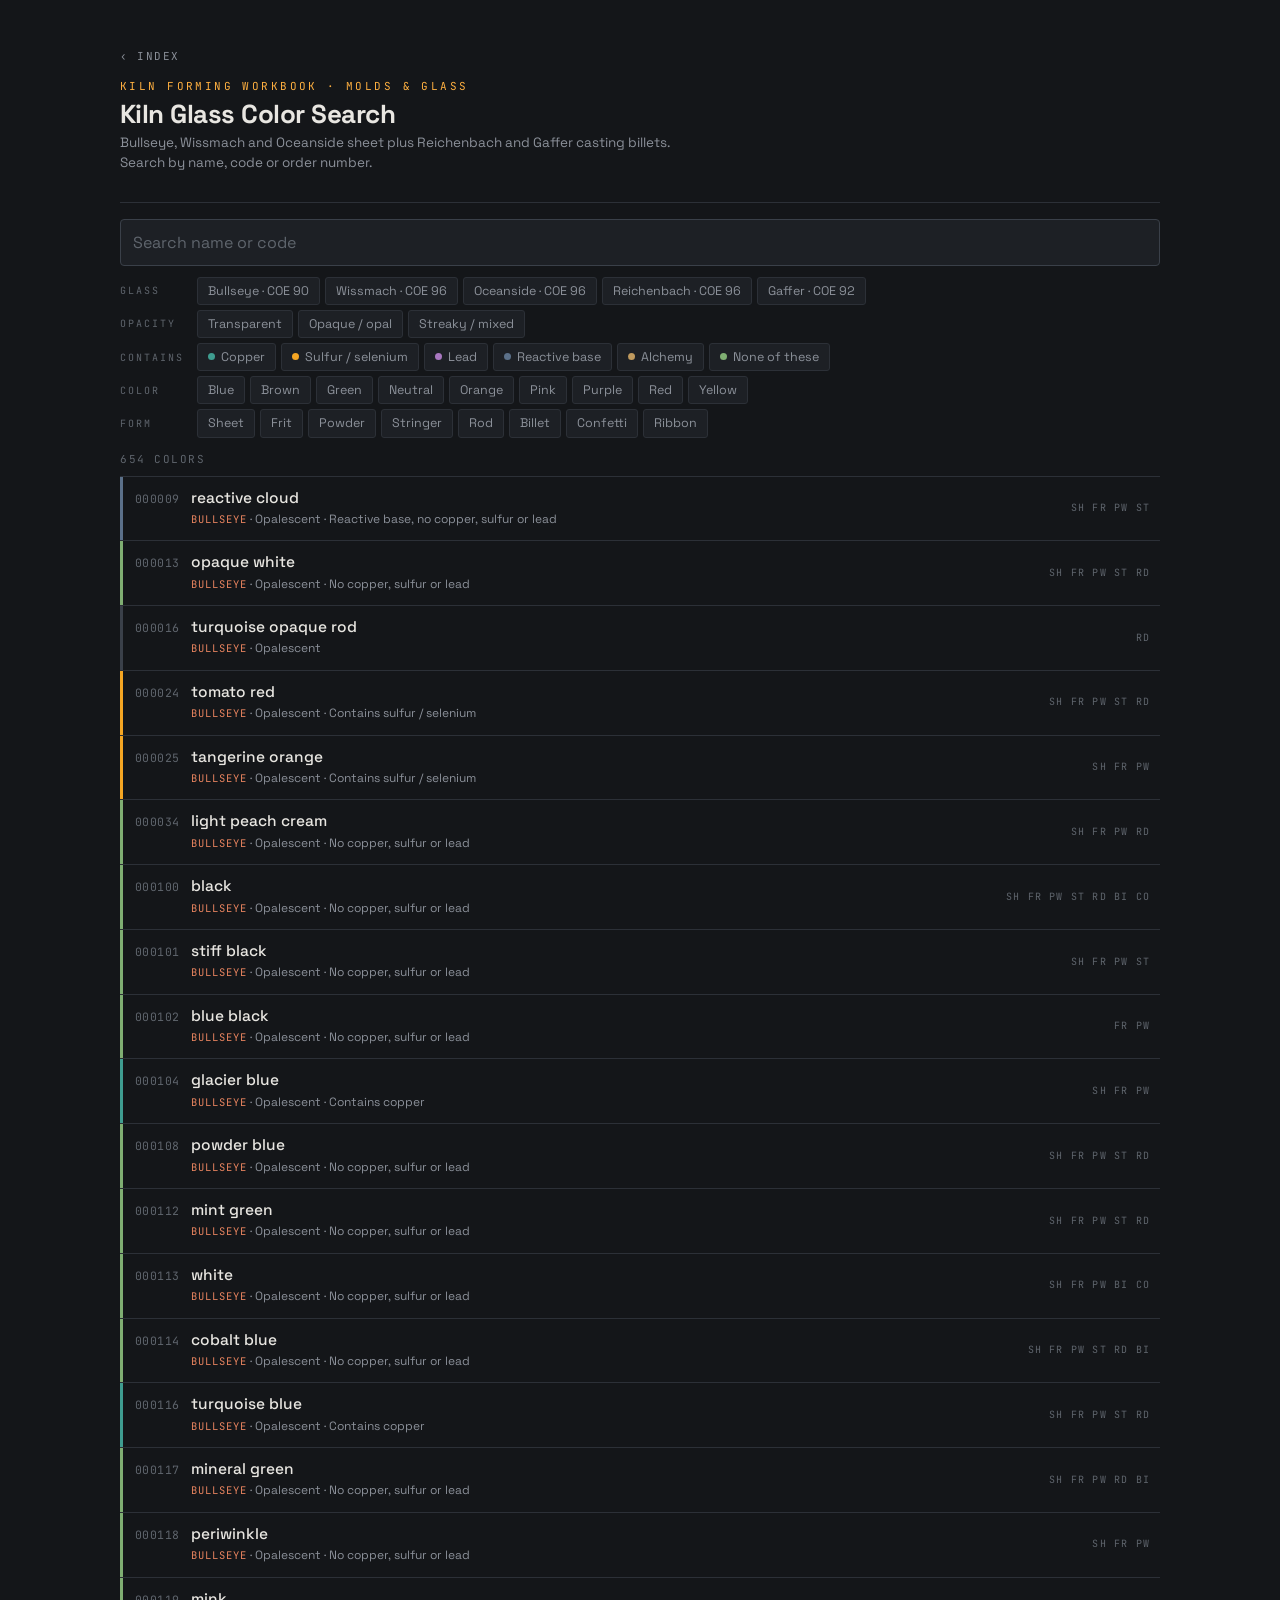
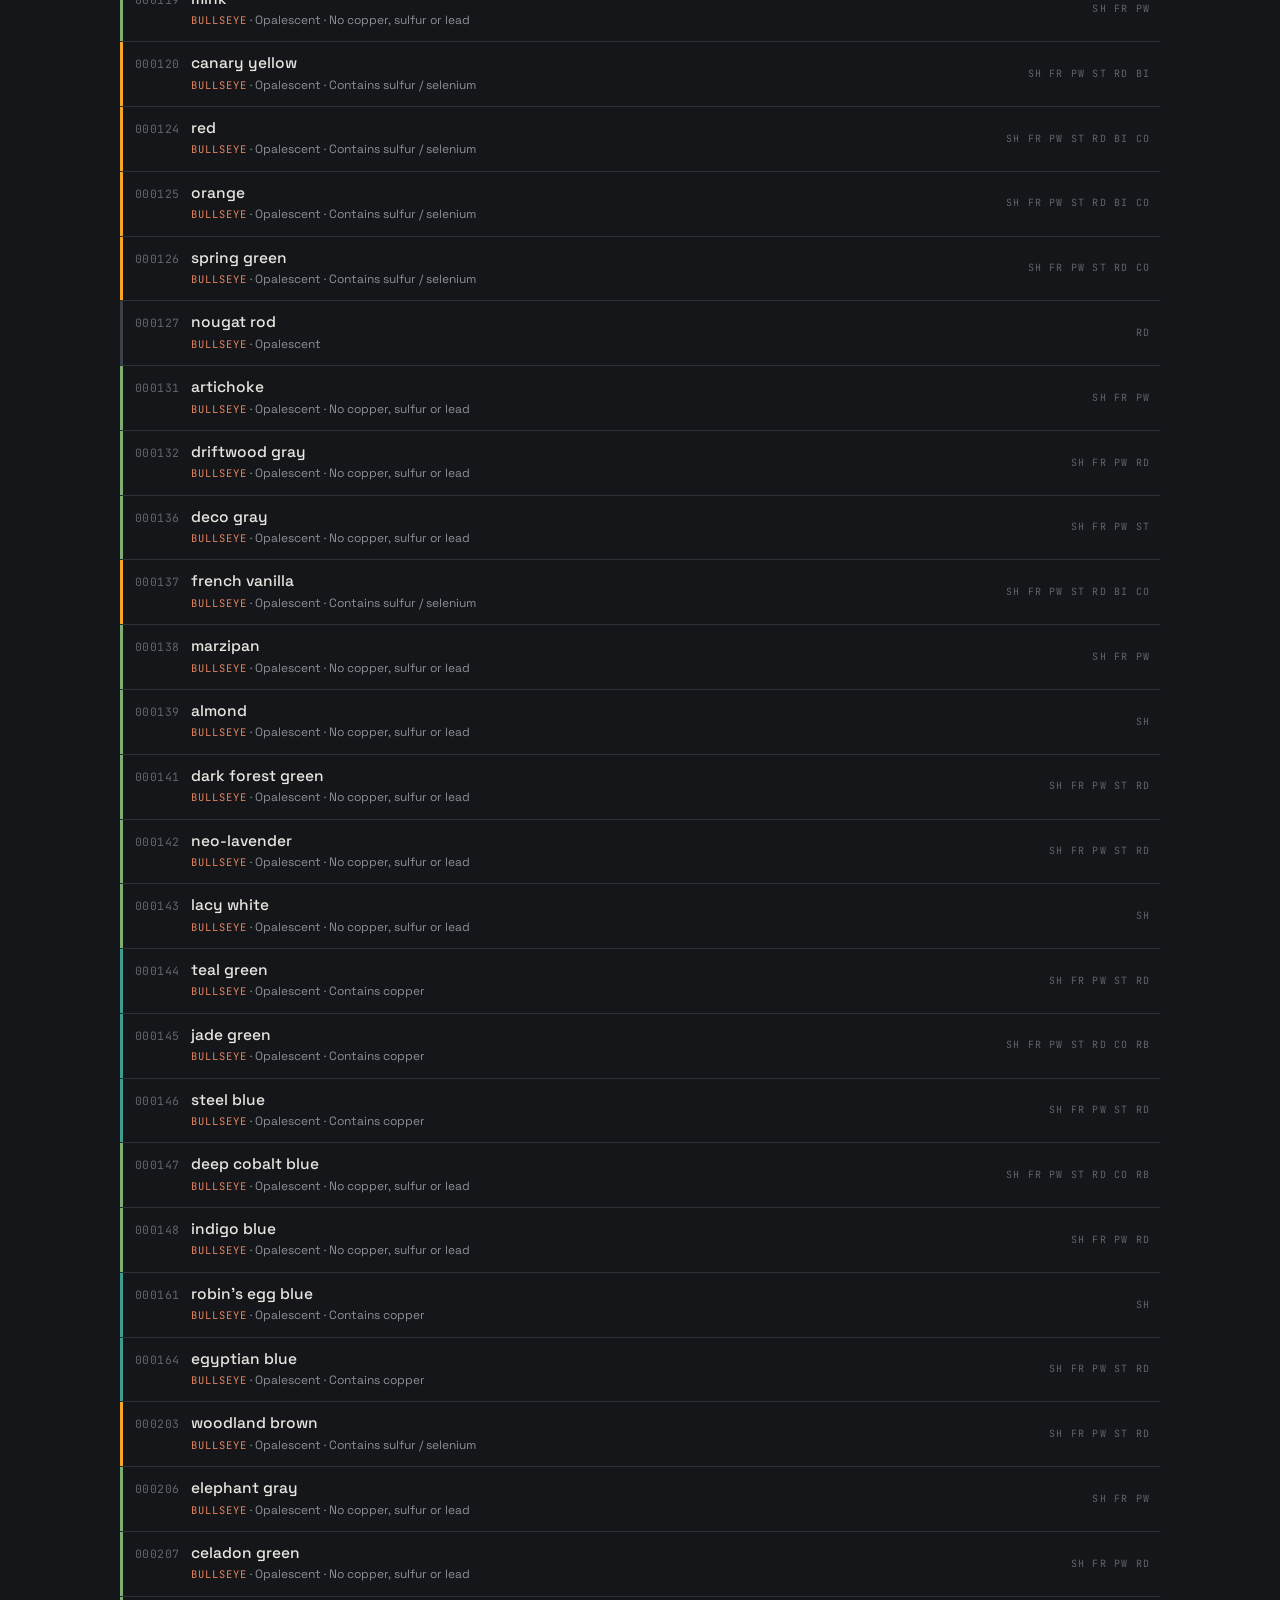
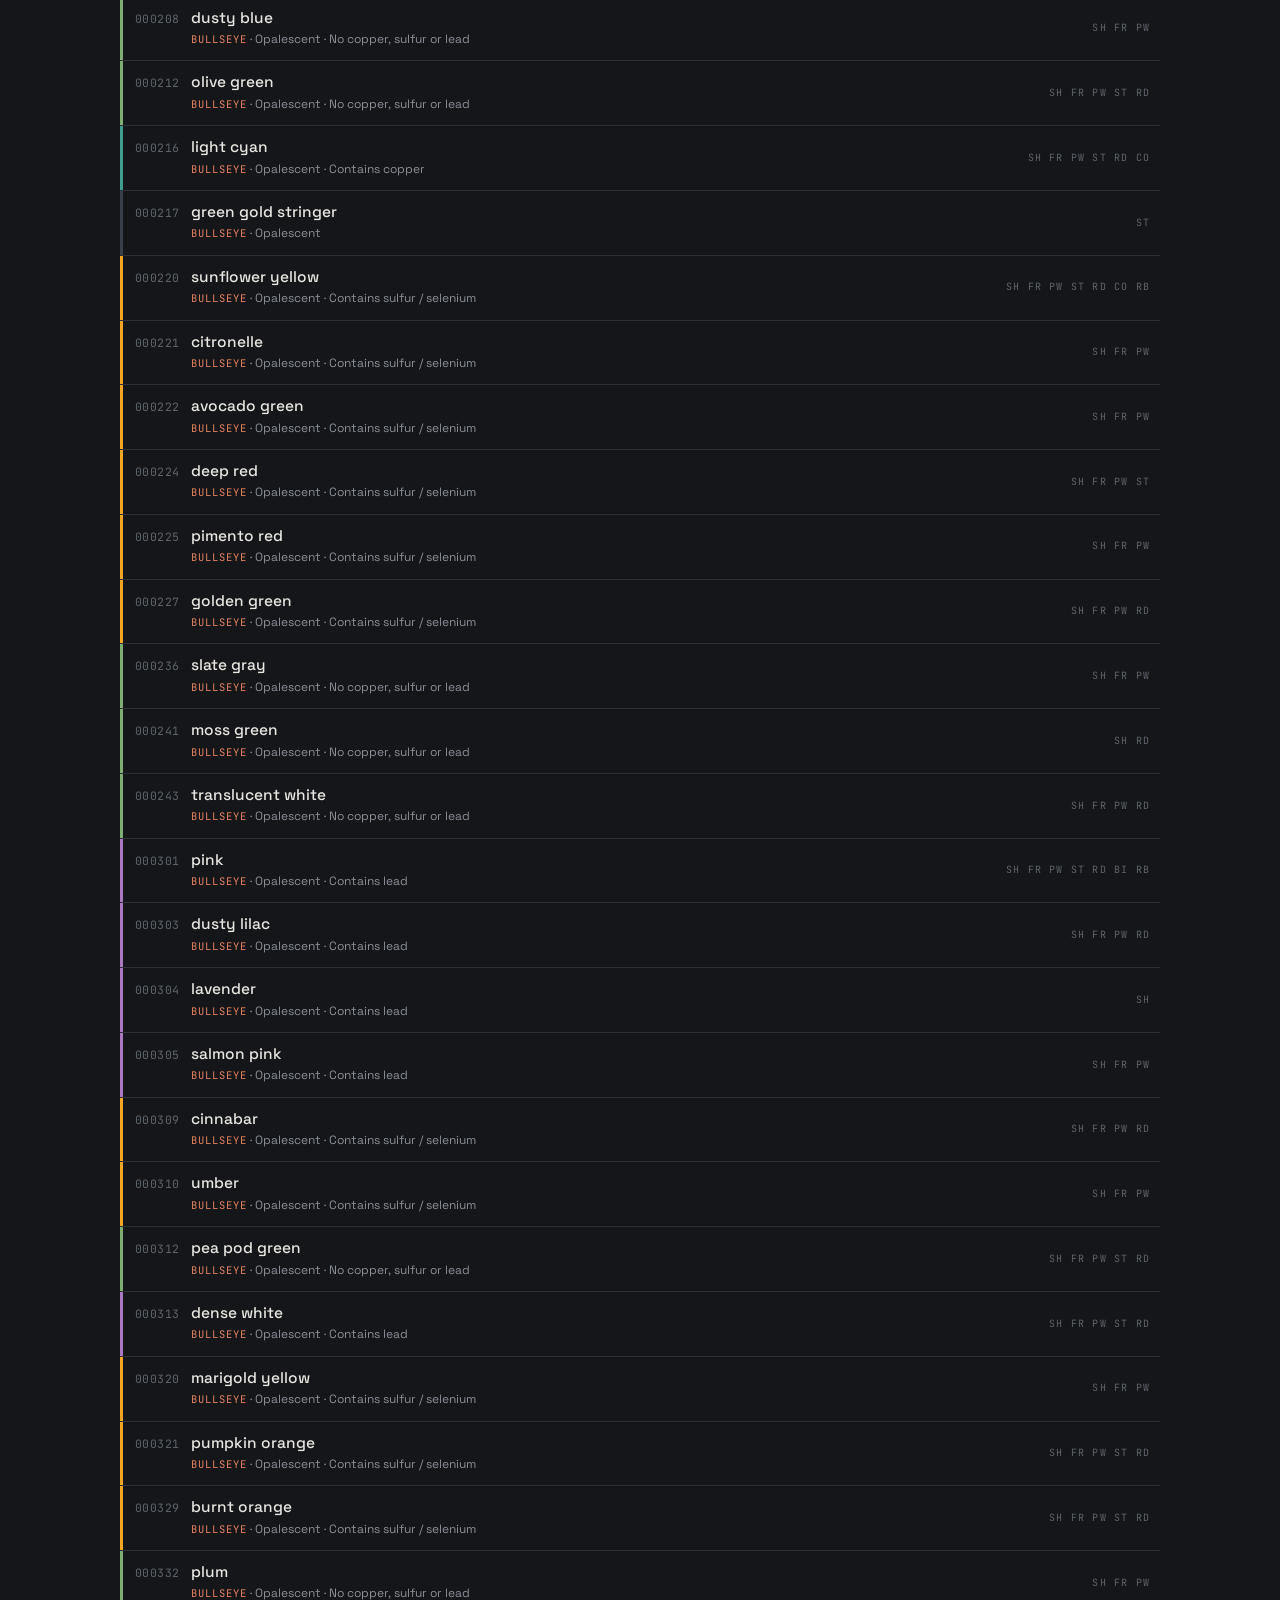
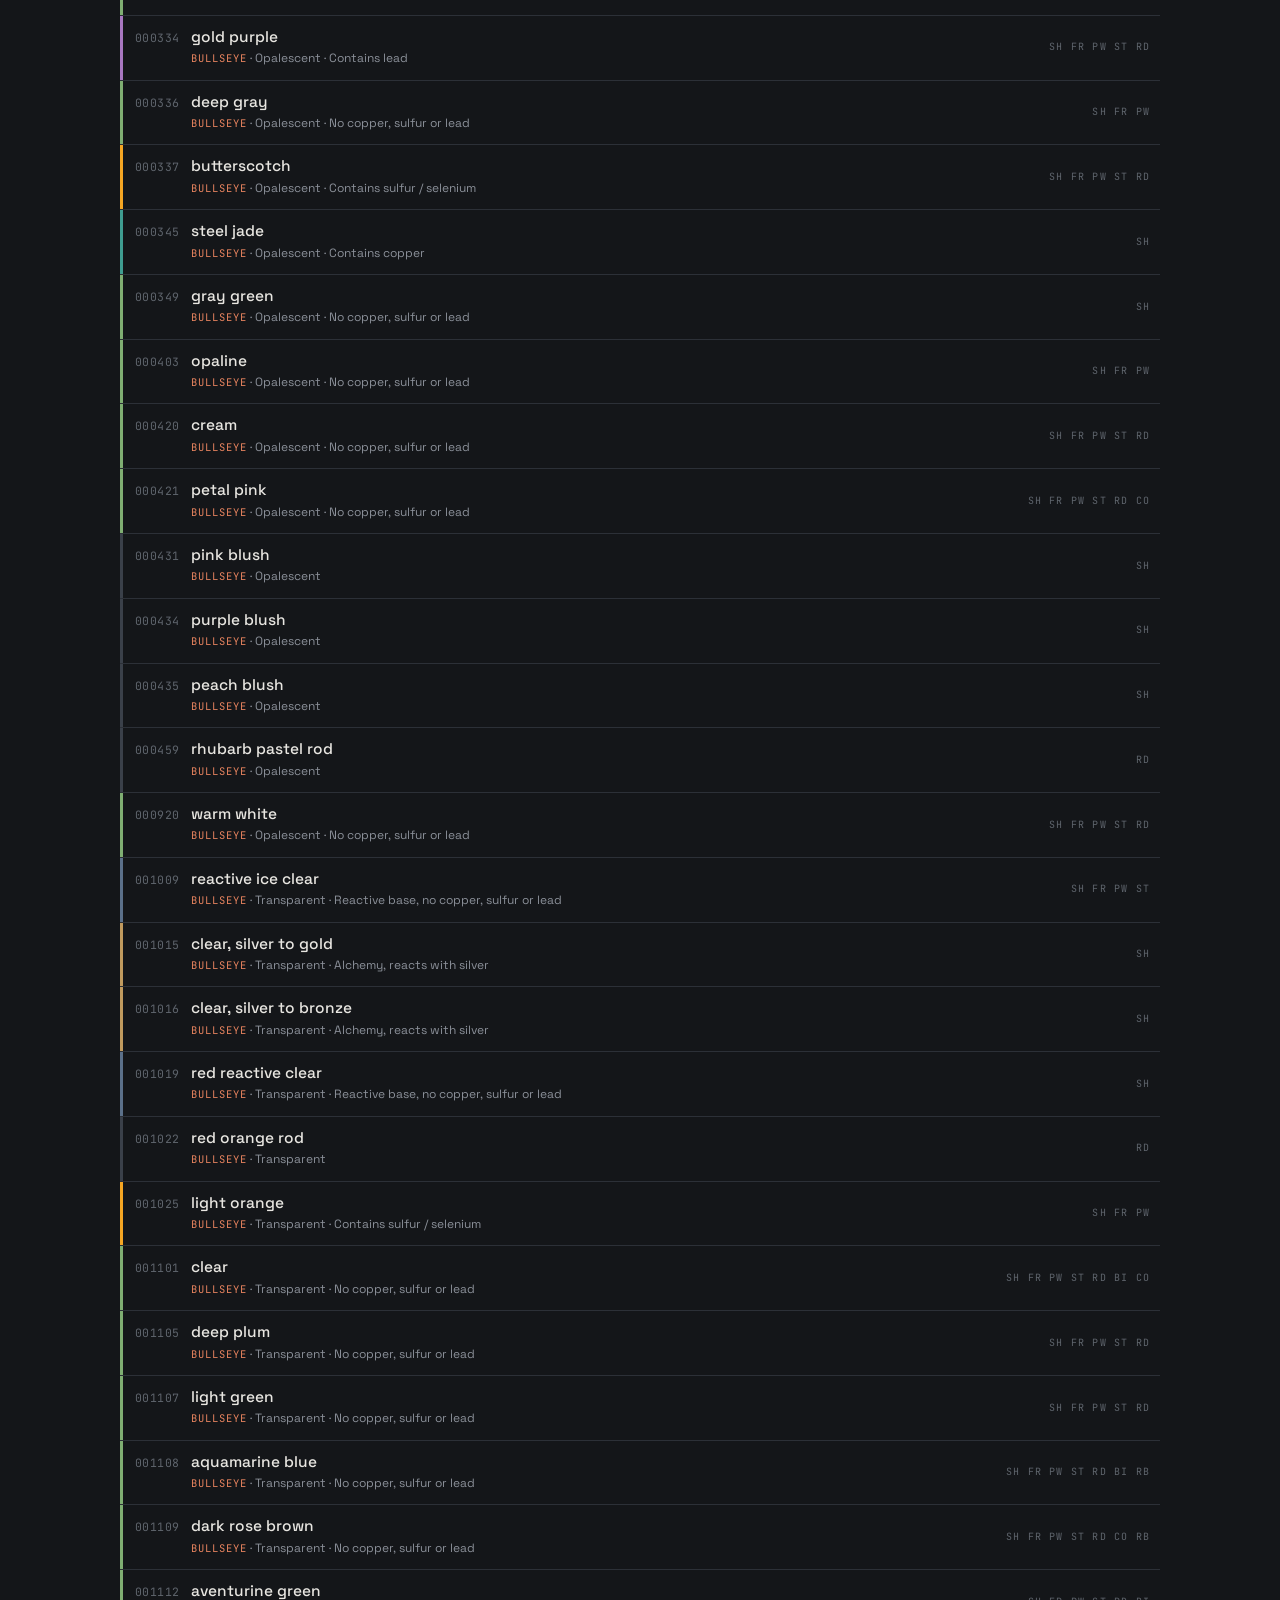
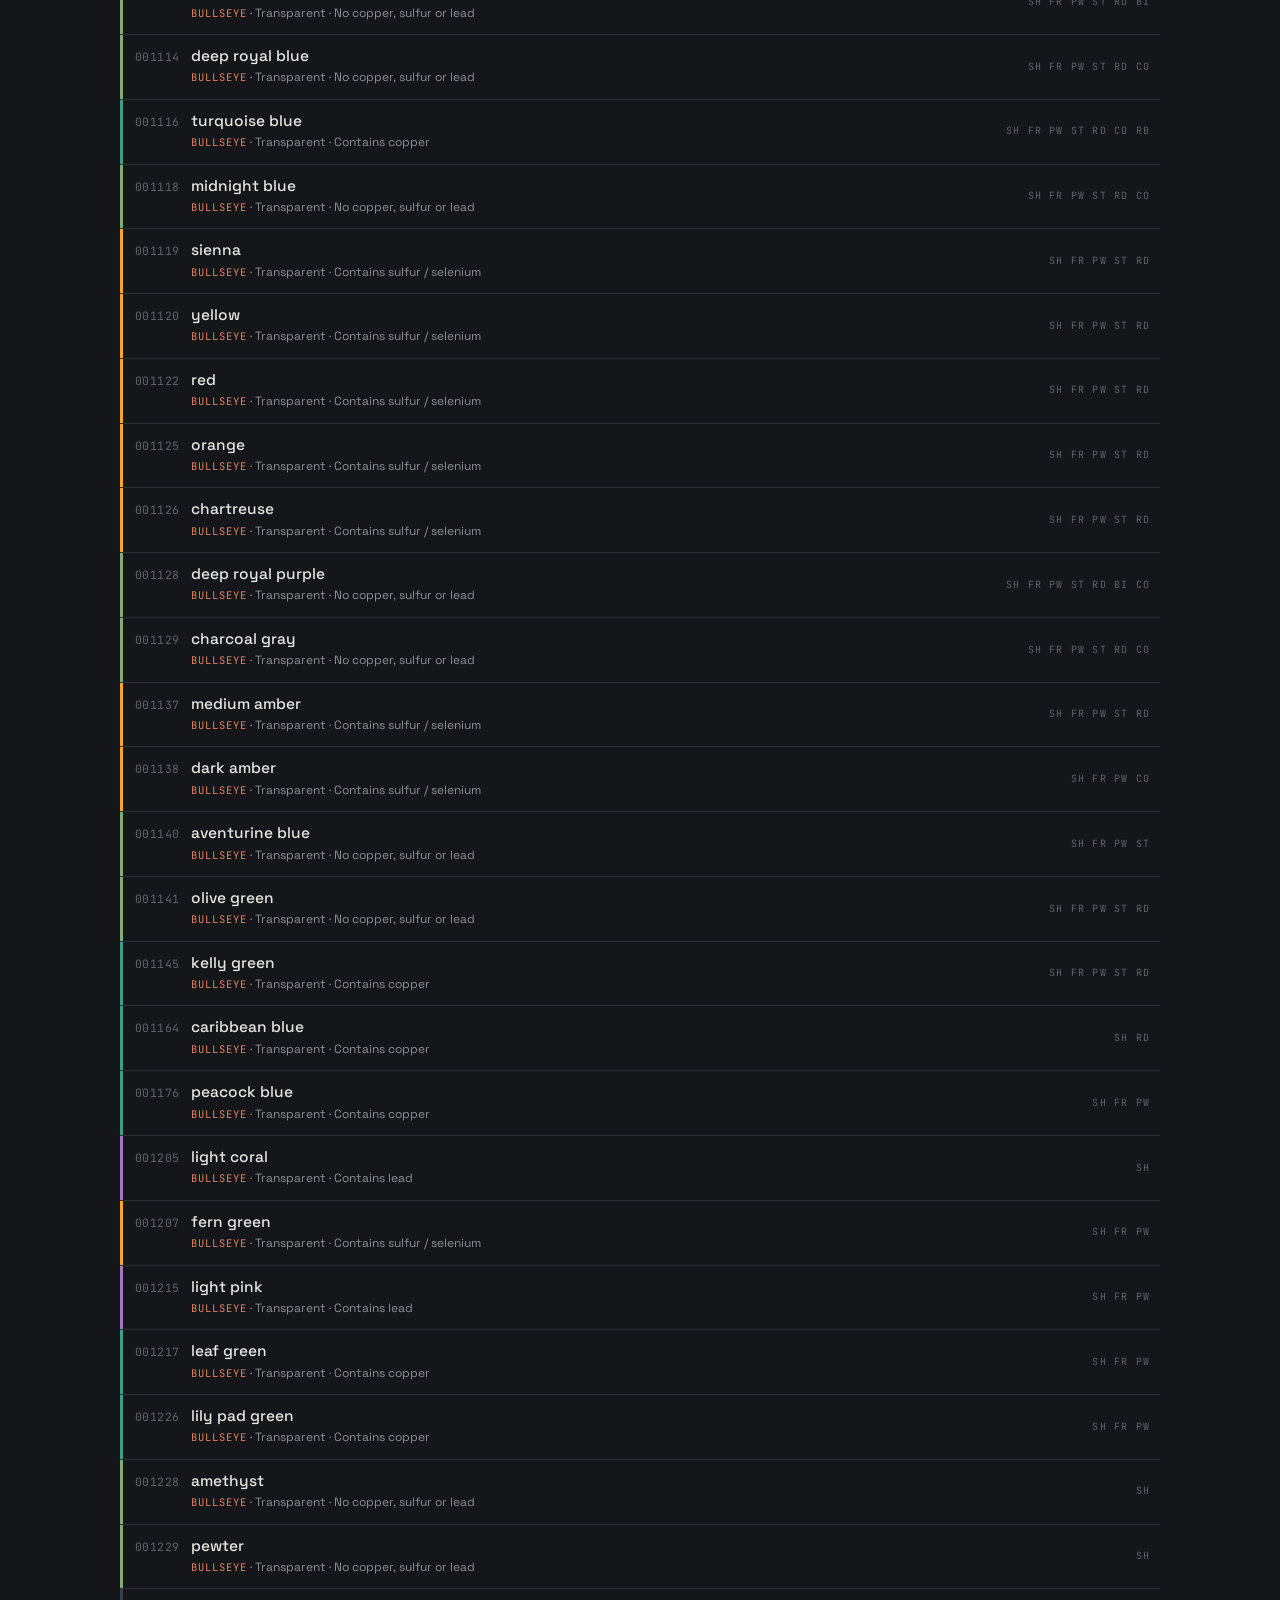
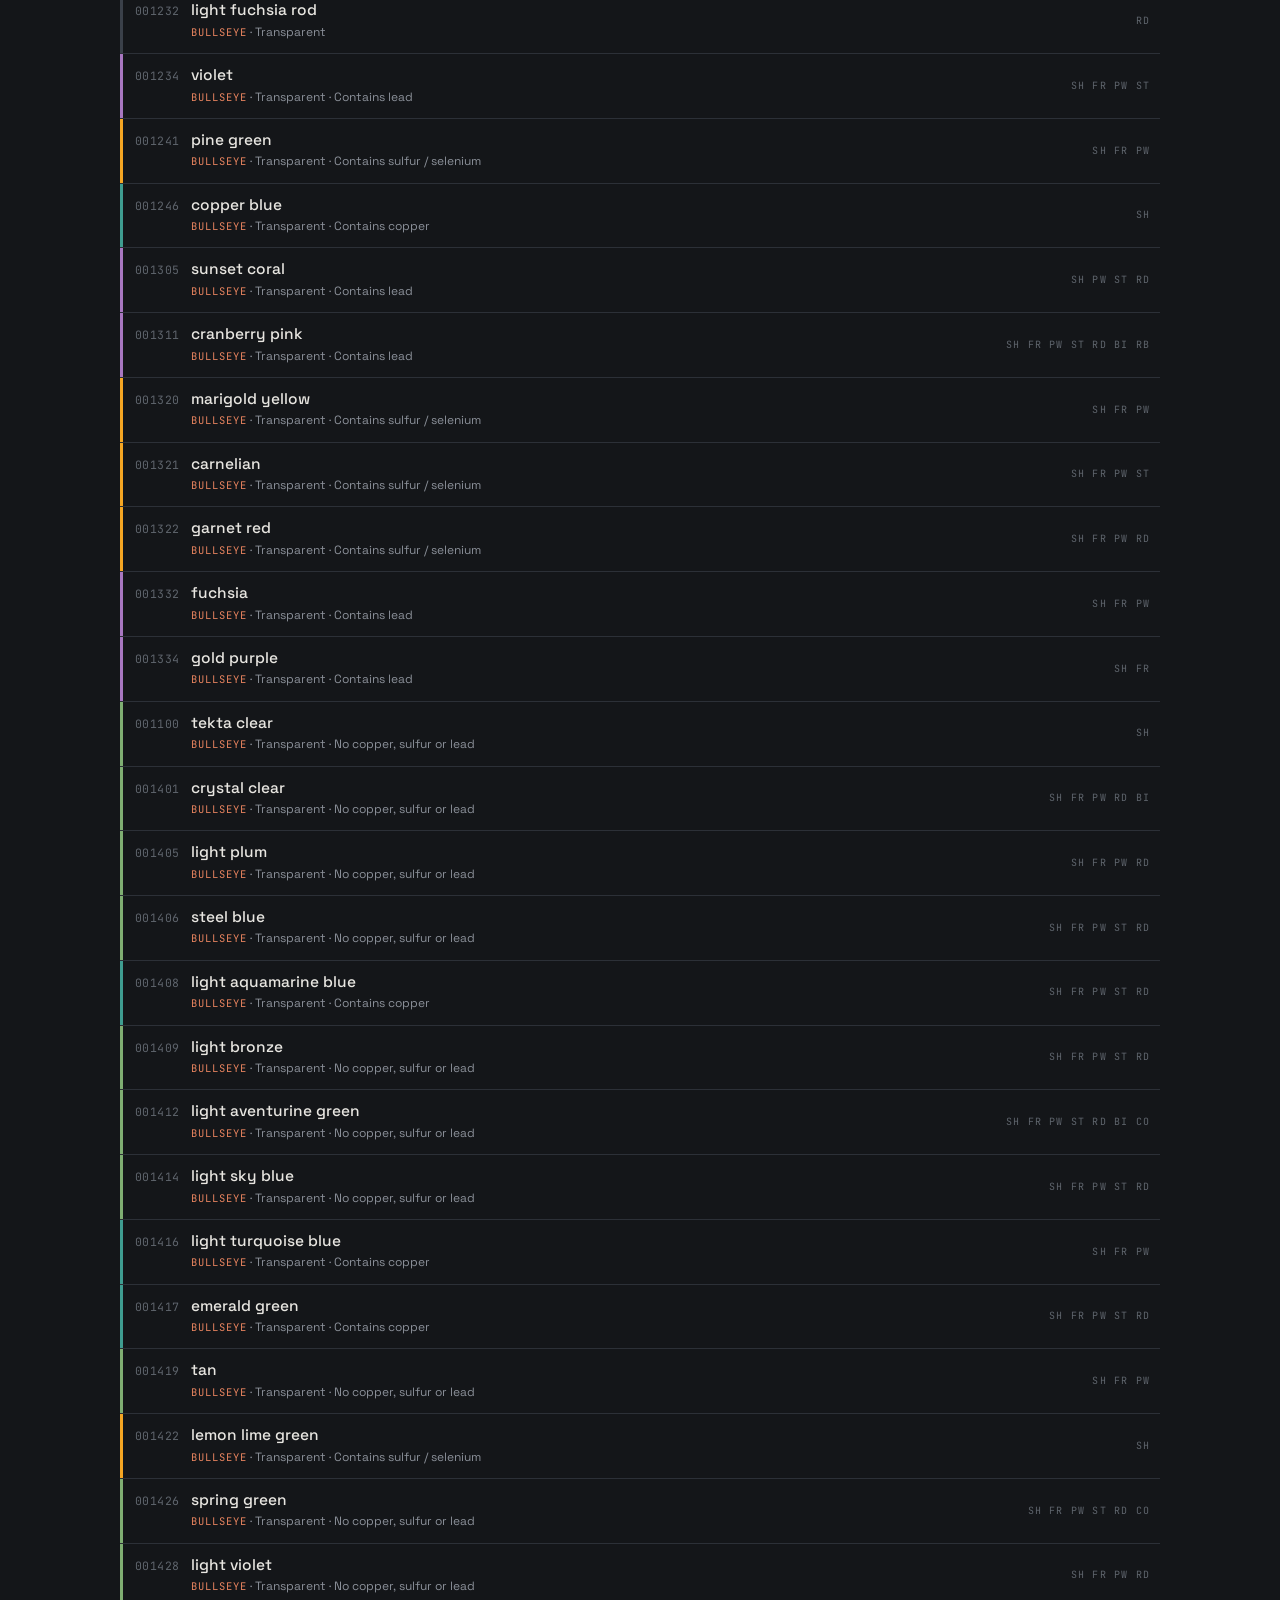
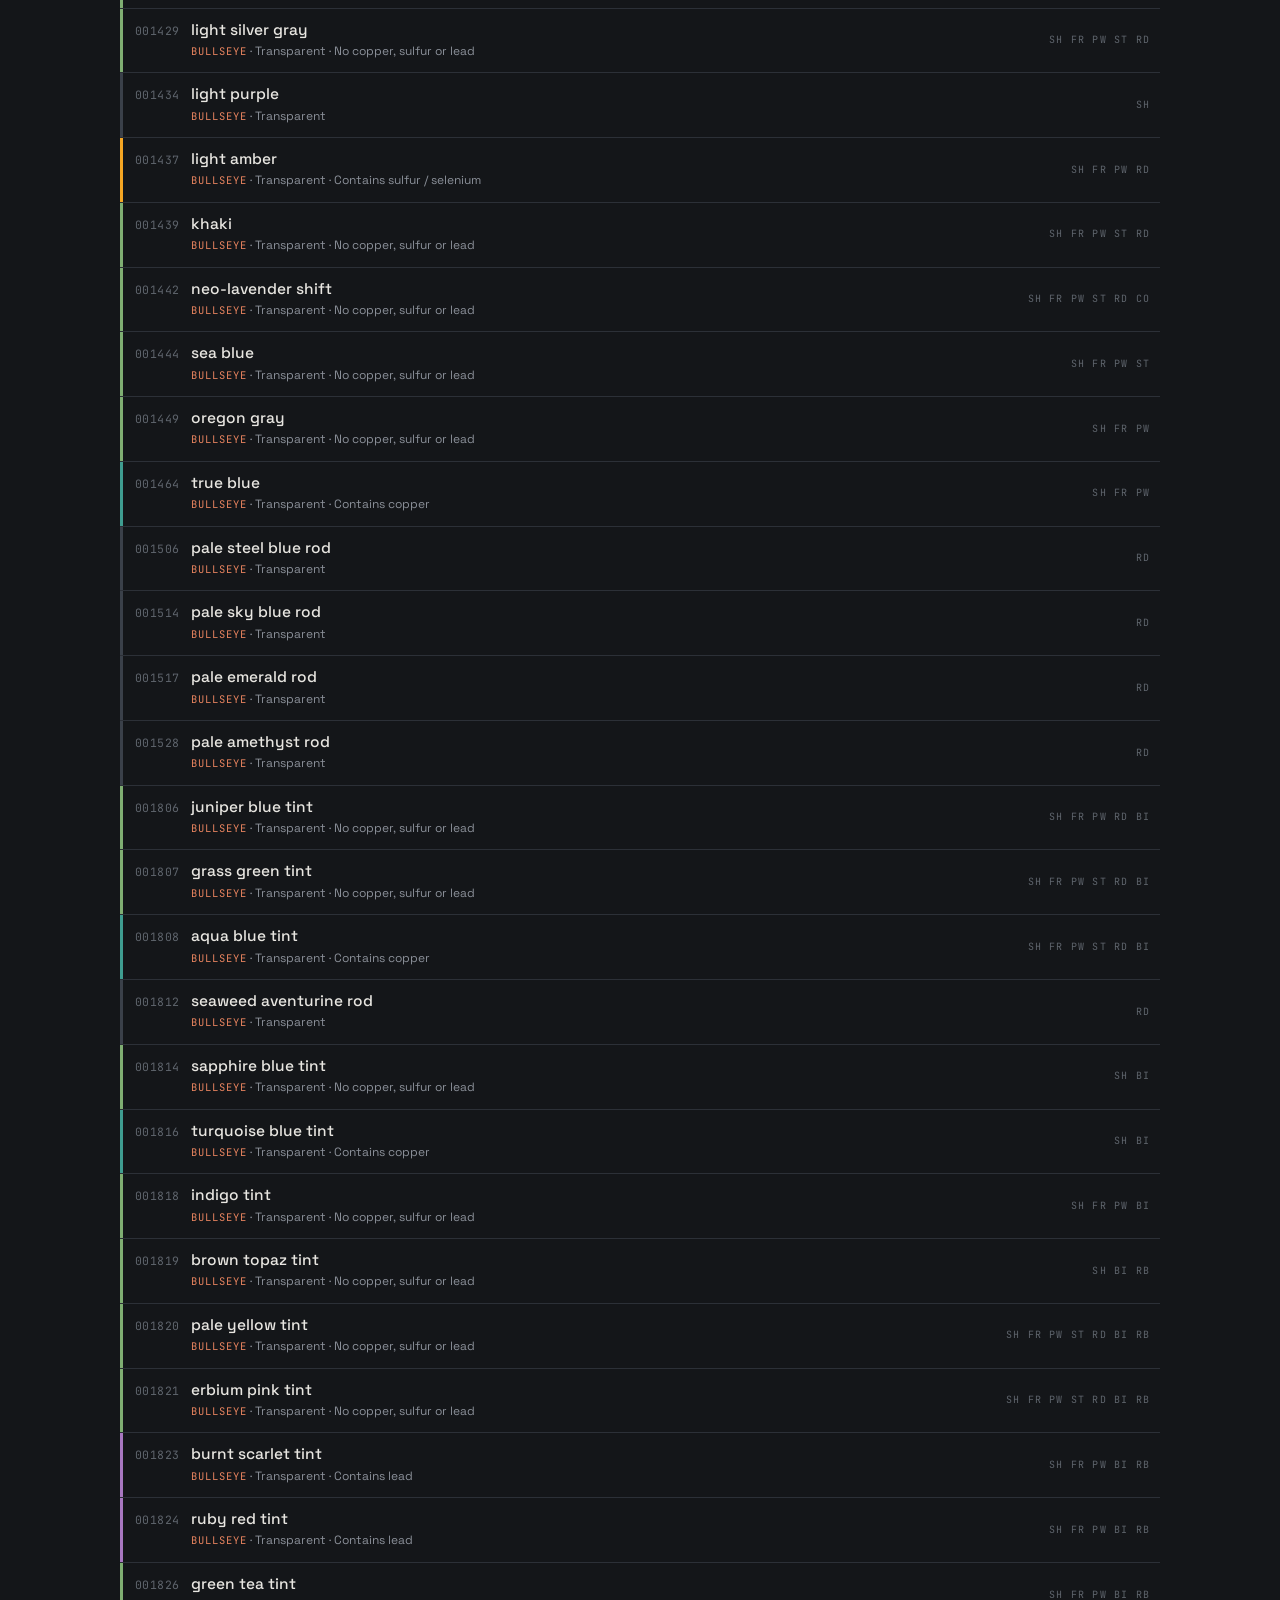
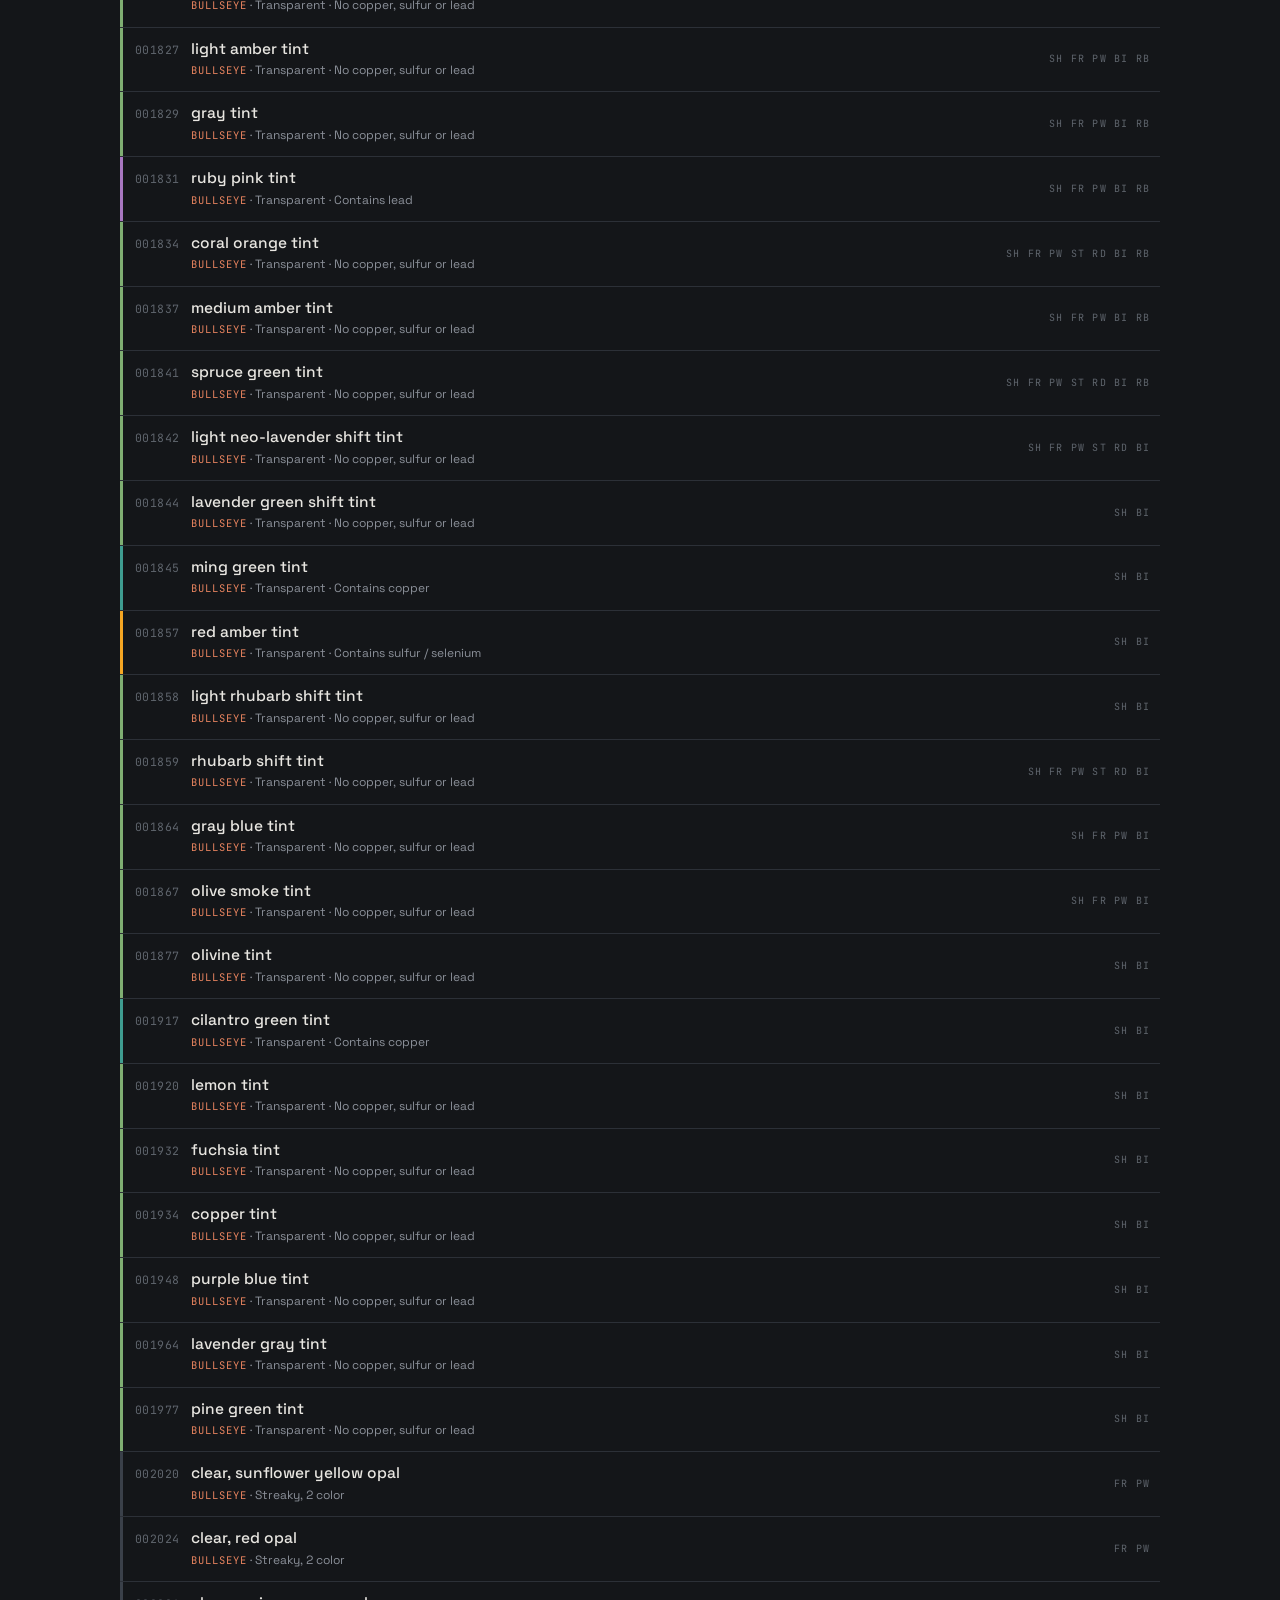
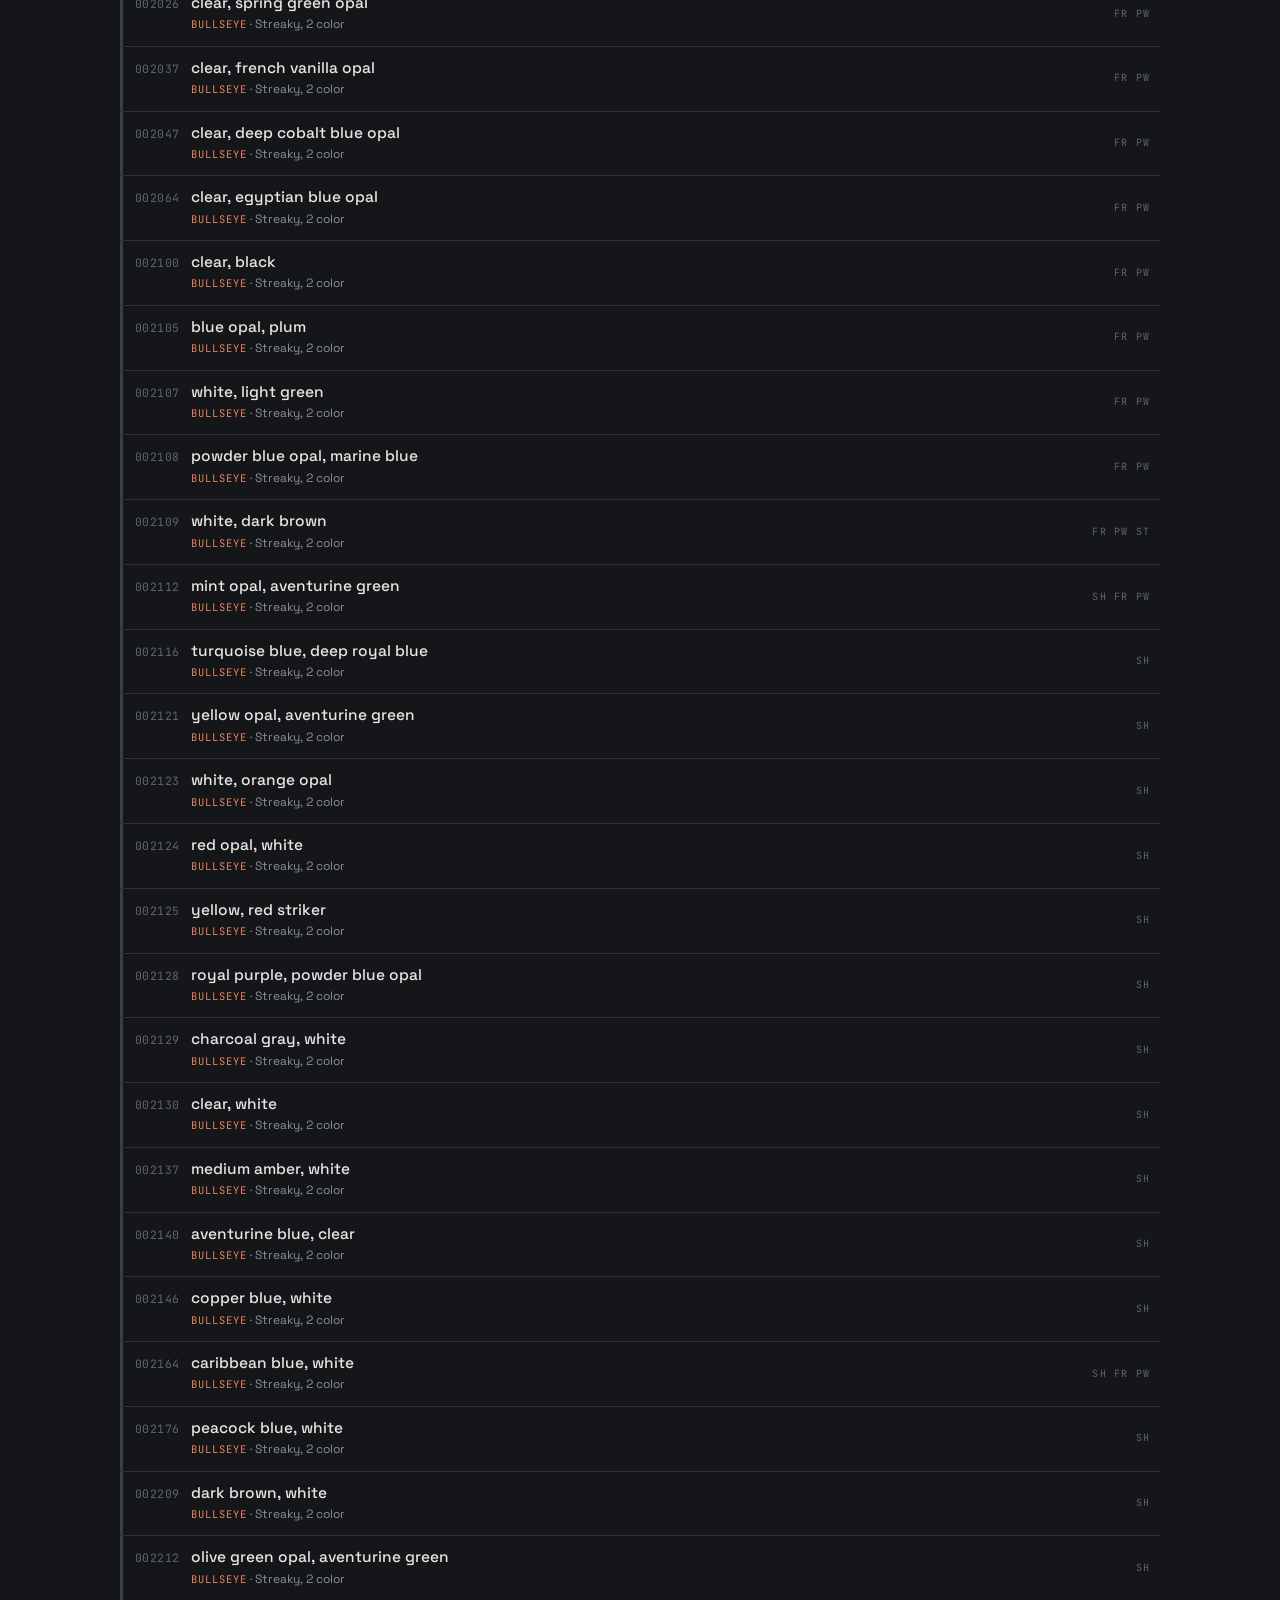
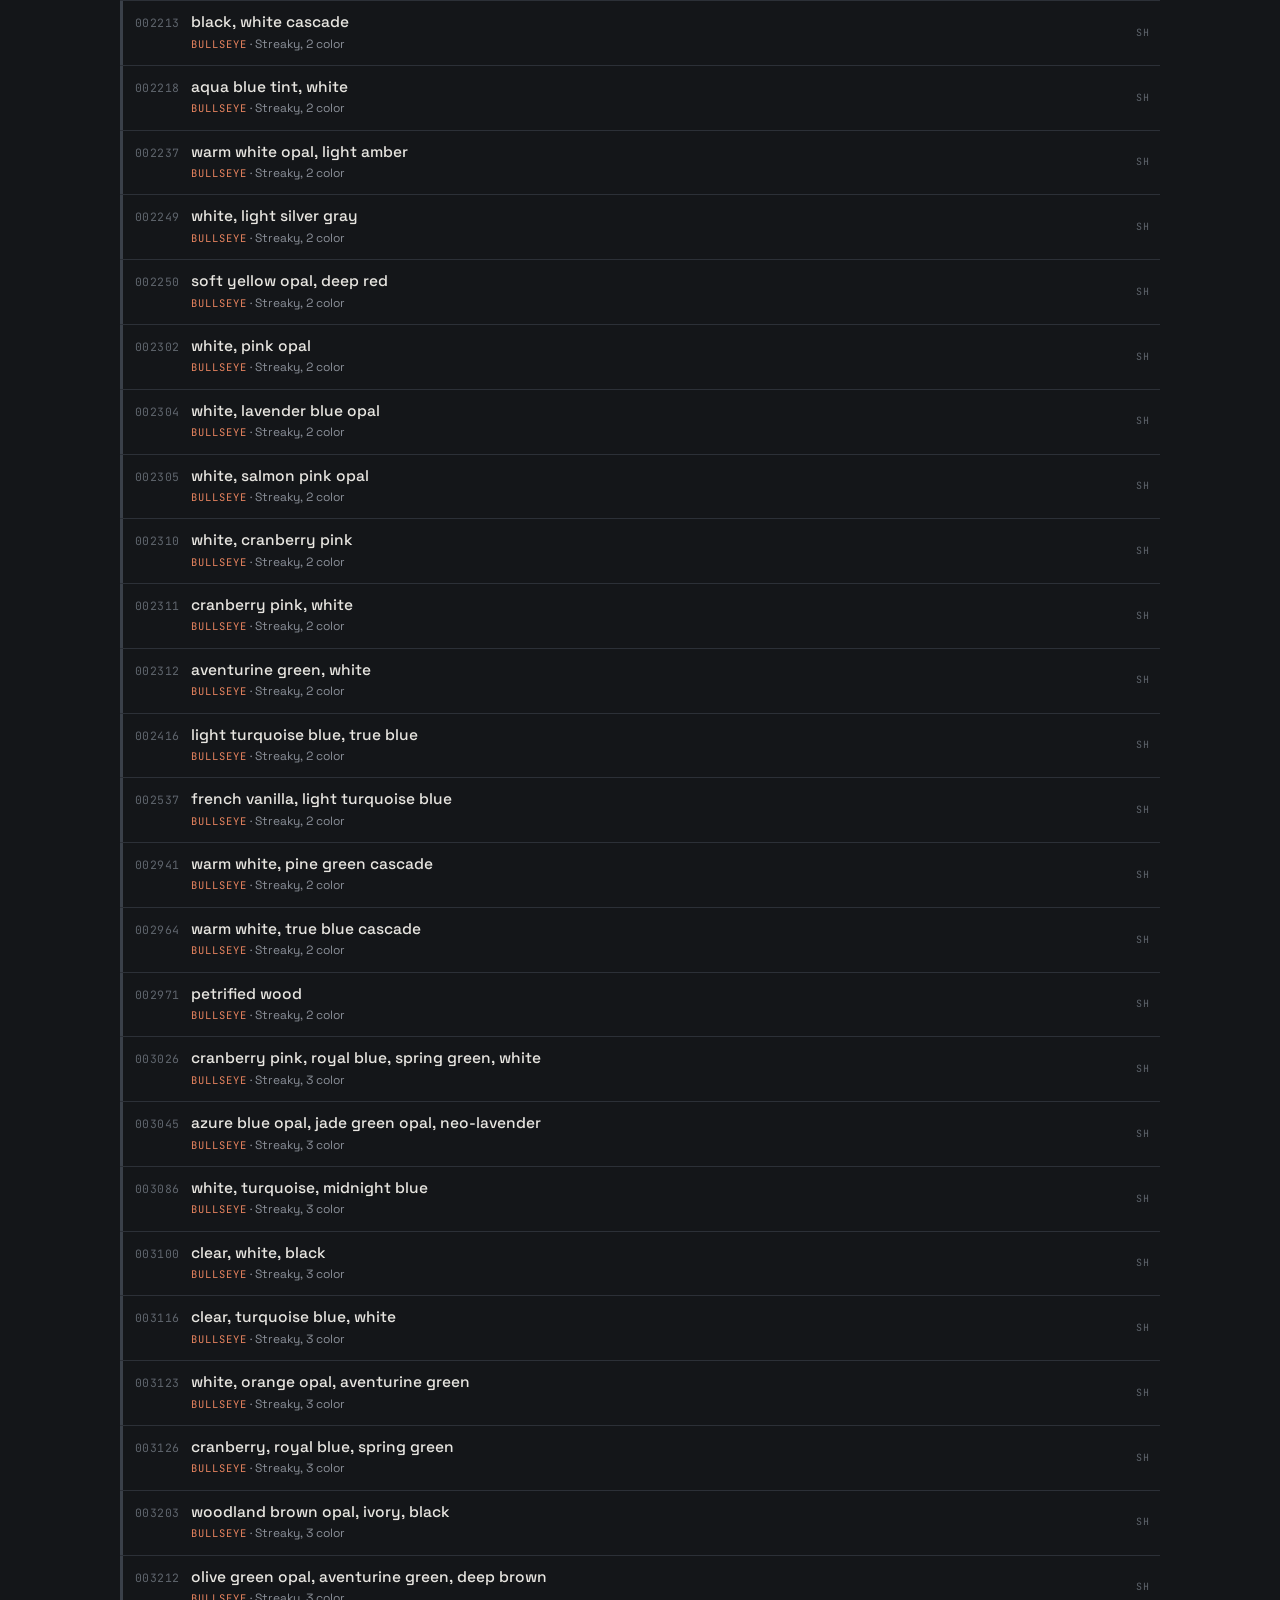
<file: glass-colors.html>
<!DOCTYPE html>
<html lang="en">
<head>
<meta charset="UTF-8">
<meta name="viewport" content="width=device-width, initial-scale=1.0">
<meta name="theme-color" content="#141619">
<link rel="icon" href="favicon.svg" type="image/svg+xml">
<link rel="icon" href="favicon-32.png" sizes="32x32" type="image/png">
<link rel="apple-touch-icon" href="apple-touch-icon.png">
<meta name="apple-mobile-web-app-title" content="Kiln Workbook">
<meta name="apple-mobile-web-app-capable" content="yes">
<meta name="apple-mobile-web-app-status-bar-style" content="black-translucent">
<title>Kiln Glass Color Search</title>
<link rel="preconnect" href="https://fonts.googleapis.com">
<link rel="preconnect" href="https://fonts.gstatic.com" crossorigin>
<link href="https://fonts.googleapis.com/css2?family=Space+Grotesk:wght@400;500;600;700&family=JetBrains+Mono:wght@400;500;700&display=swap" rel="stylesheet">
<style>
  :root{
    --void:#141619; --raised:#1d2025; --raised-2:#22262c;
    --hairline:#2c3037; --hairline-bright:#3a4049;
    --ink:#e8e6e1; --ink-dim:#8b9099; --ink-faint:#5f656d;
    --amber:#ffb040; --amber-fill:rgba(255,176,64,0.09); --amber-line:rgba(255,176,64,0.35);
  }
  *{box-sizing:border-box}
  html,body{margin:0;padding:0}
  body{background:var(--void);color:var(--ink);
    font-family:"Space Grotesk",system-ui,sans-serif;font-size:15px;line-height:1.45;
    -webkit-font-smoothing:antialiased;padding:44px 22px 60px}
  .wrap{max-width:1040px;margin:0 auto}
  .crumb{display:inline-block;font-family:"JetBrains Mono",monospace;font-size:11px;
    letter-spacing:0.14em;text-transform:uppercase;color:var(--ink-dim);
    text-decoration:none;margin-bottom:14px;transition:color .15s}
  .crumb:hover{color:var(--amber)}
  header{display:flex;flex-wrap:wrap;align-items:flex-end;justify-content:space-between;
    gap:18px;padding-bottom:16px;border-bottom:1px solid var(--hairline);margin-bottom:6px}
  .title-block h1{font-size:26px;font-weight:700;letter-spacing:-0.02em;margin:0;line-height:1.05}
  .title-block .eyebrow{font-family:"JetBrains Mono",monospace;font-size:11px;
    letter-spacing:0.22em;text-transform:uppercase;color:var(--amber);margin:0 0 6px}
  .title-block .sub{color:var(--ink-dim);font-size:13.5px;margin-top:5px;max-width:64ch}
  @media print{.crumb{display:none}}
</style>
<link rel="stylesheet" href="colors/color-search.css">
</head>
<body>
<div class="wrap">

  <a href="index.html" class="crumb">&lsaquo; Index</a>

  <header>
    <div class="title-block">
      <p class="eyebrow">Kiln Forming Workbook &middot; Molds &amp; glass</p>
      <h1>Kiln Glass Color Search</h1>
      <p class="sub">Bullseye, Wissmach and Oceanside sheet plus Reichenbach and Gaffer casting billets. Search by name, code or order number.</p>
    </div>
  </header>

  <div id="kiln-search"></div>

</div>
<script src="colors/color-search.js"></script>
<script>
  ColorSearch.mount('#kiln-search', { data: 'colors/kiln-colors.json', mode: 'kiln' });
</script>
</body>
</html>
</file>
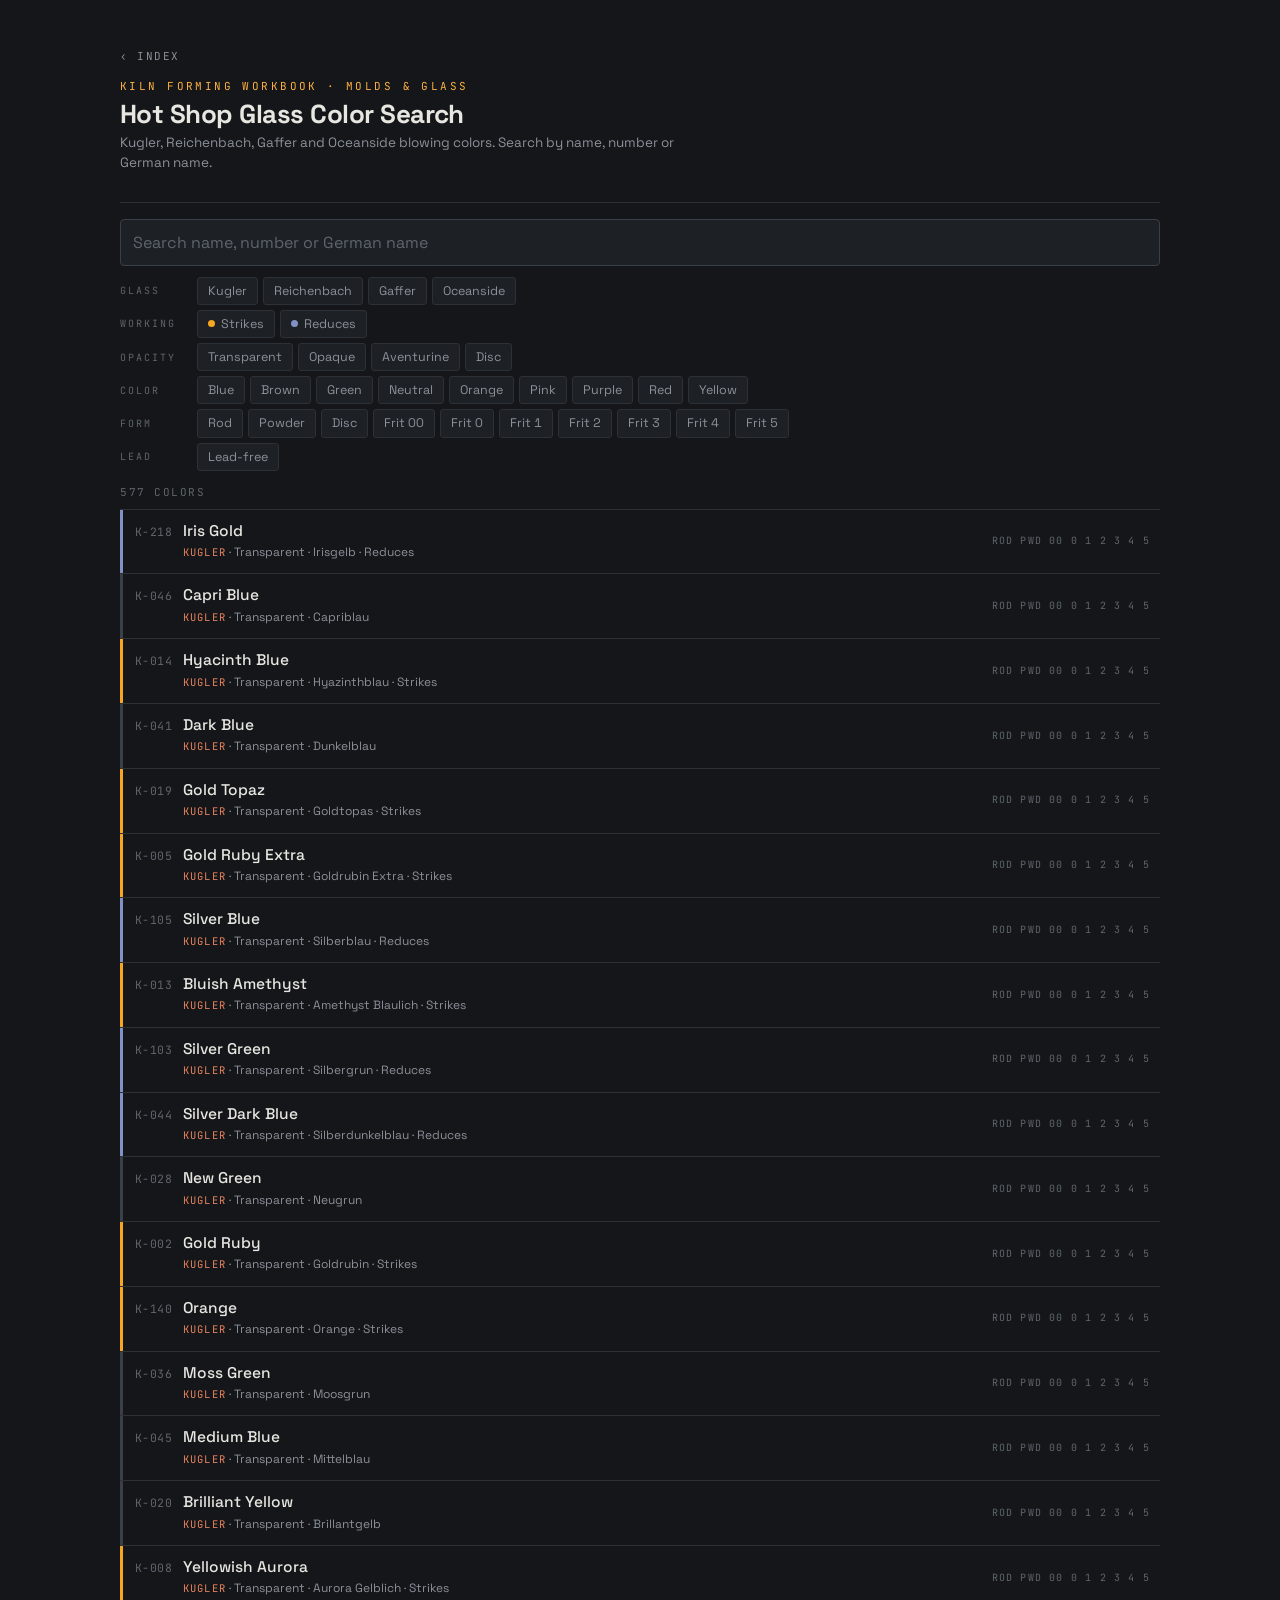
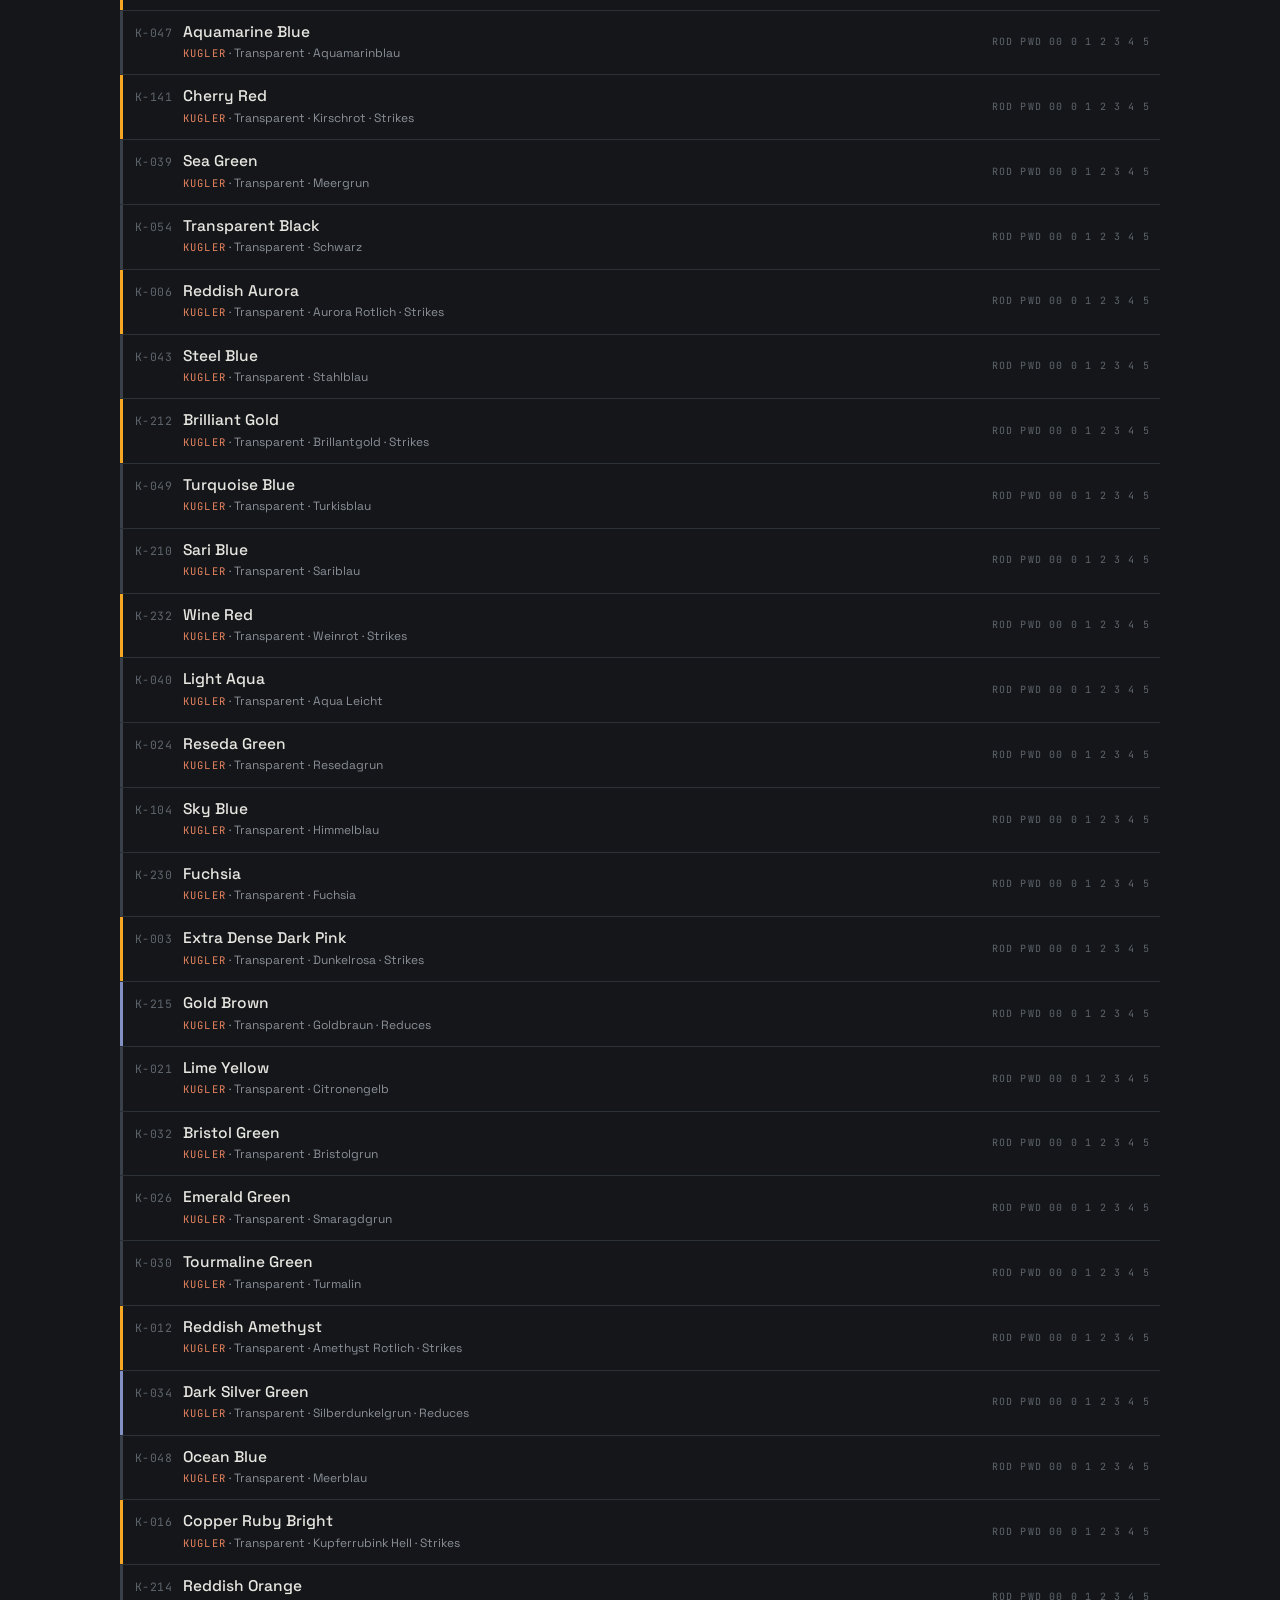
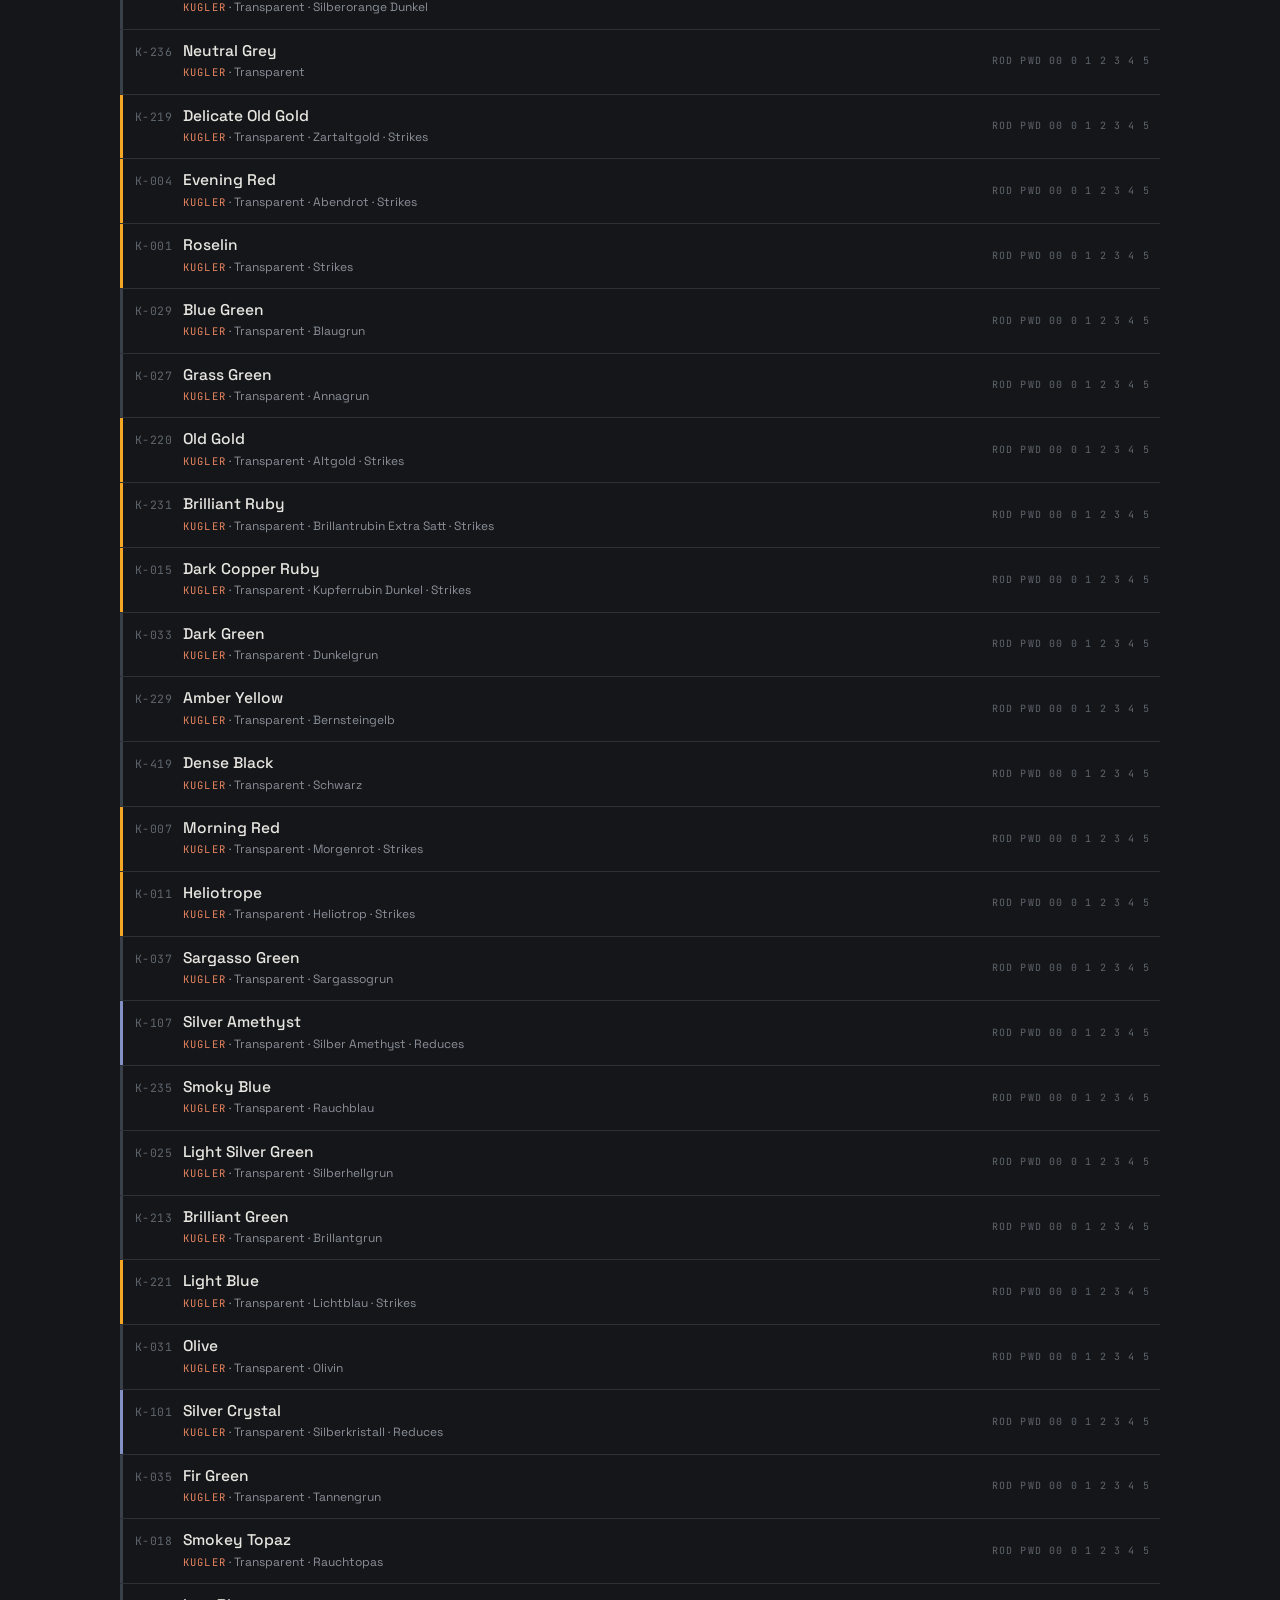
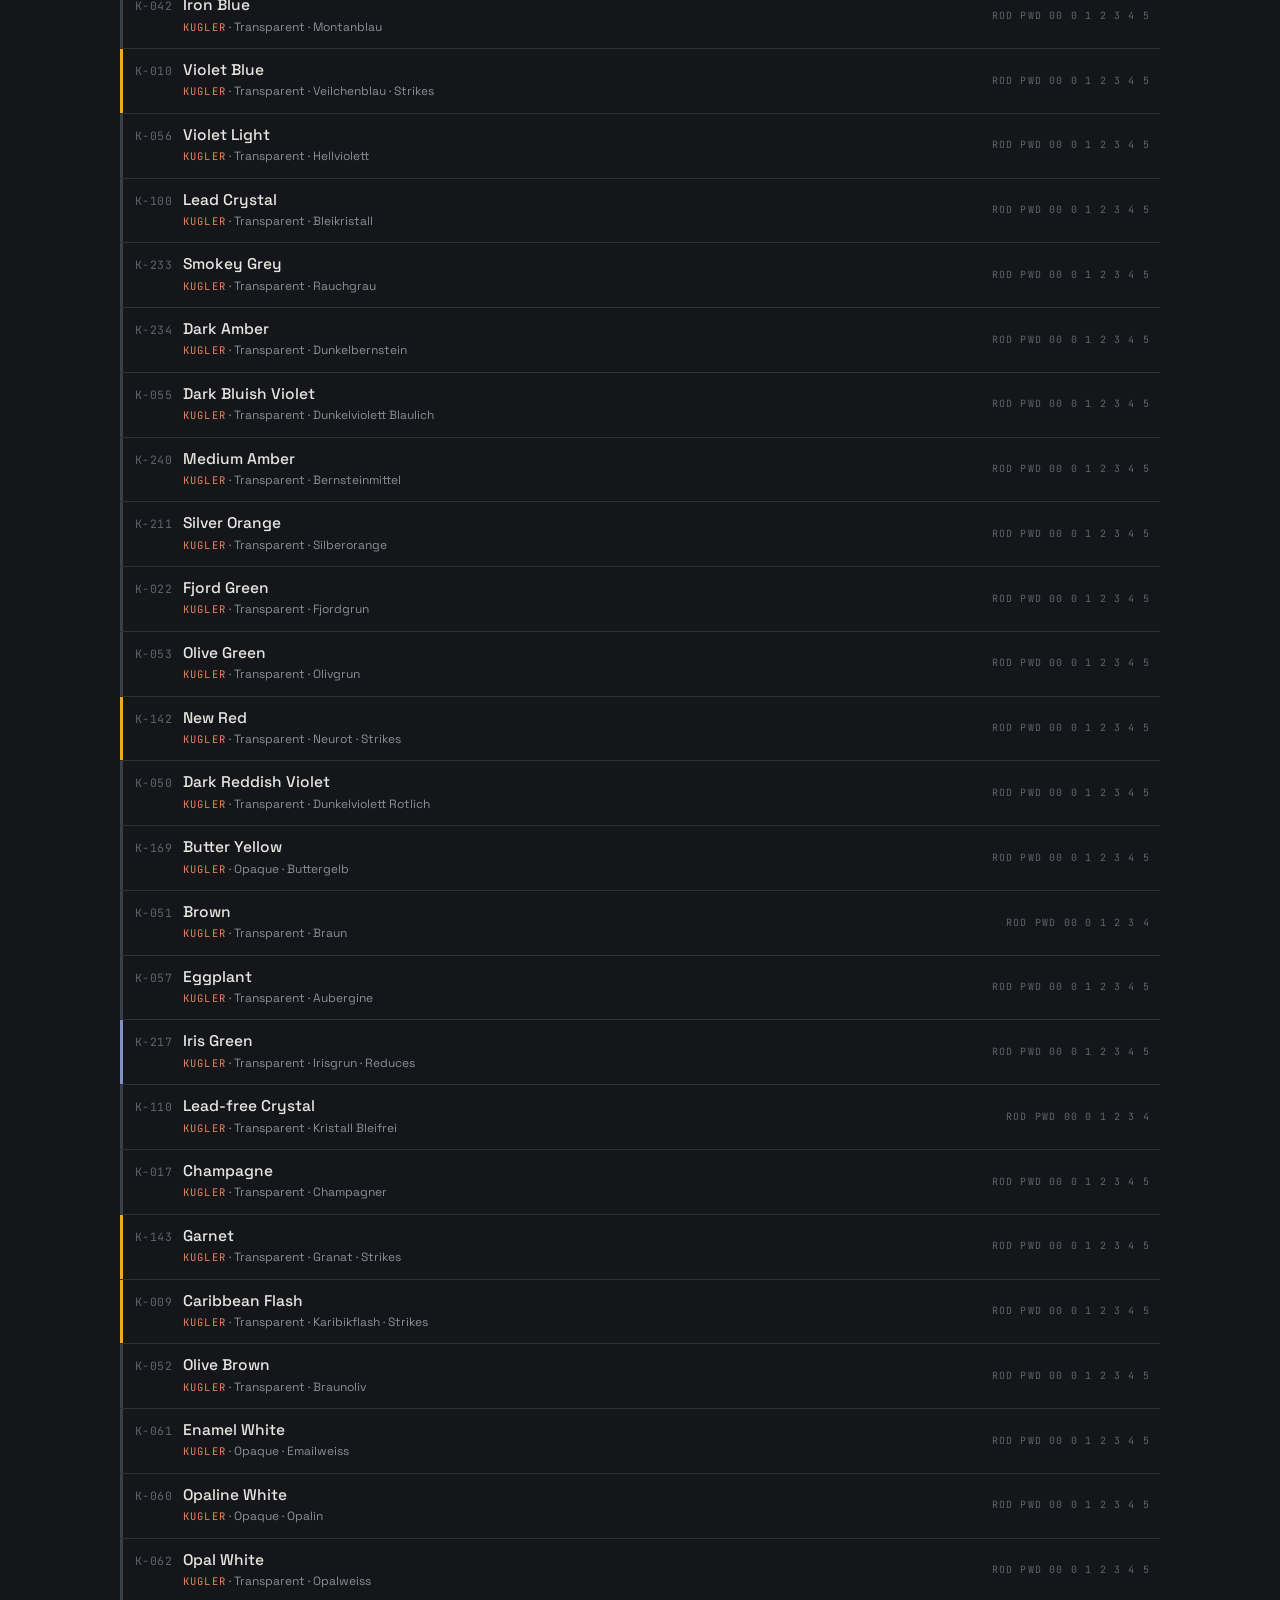
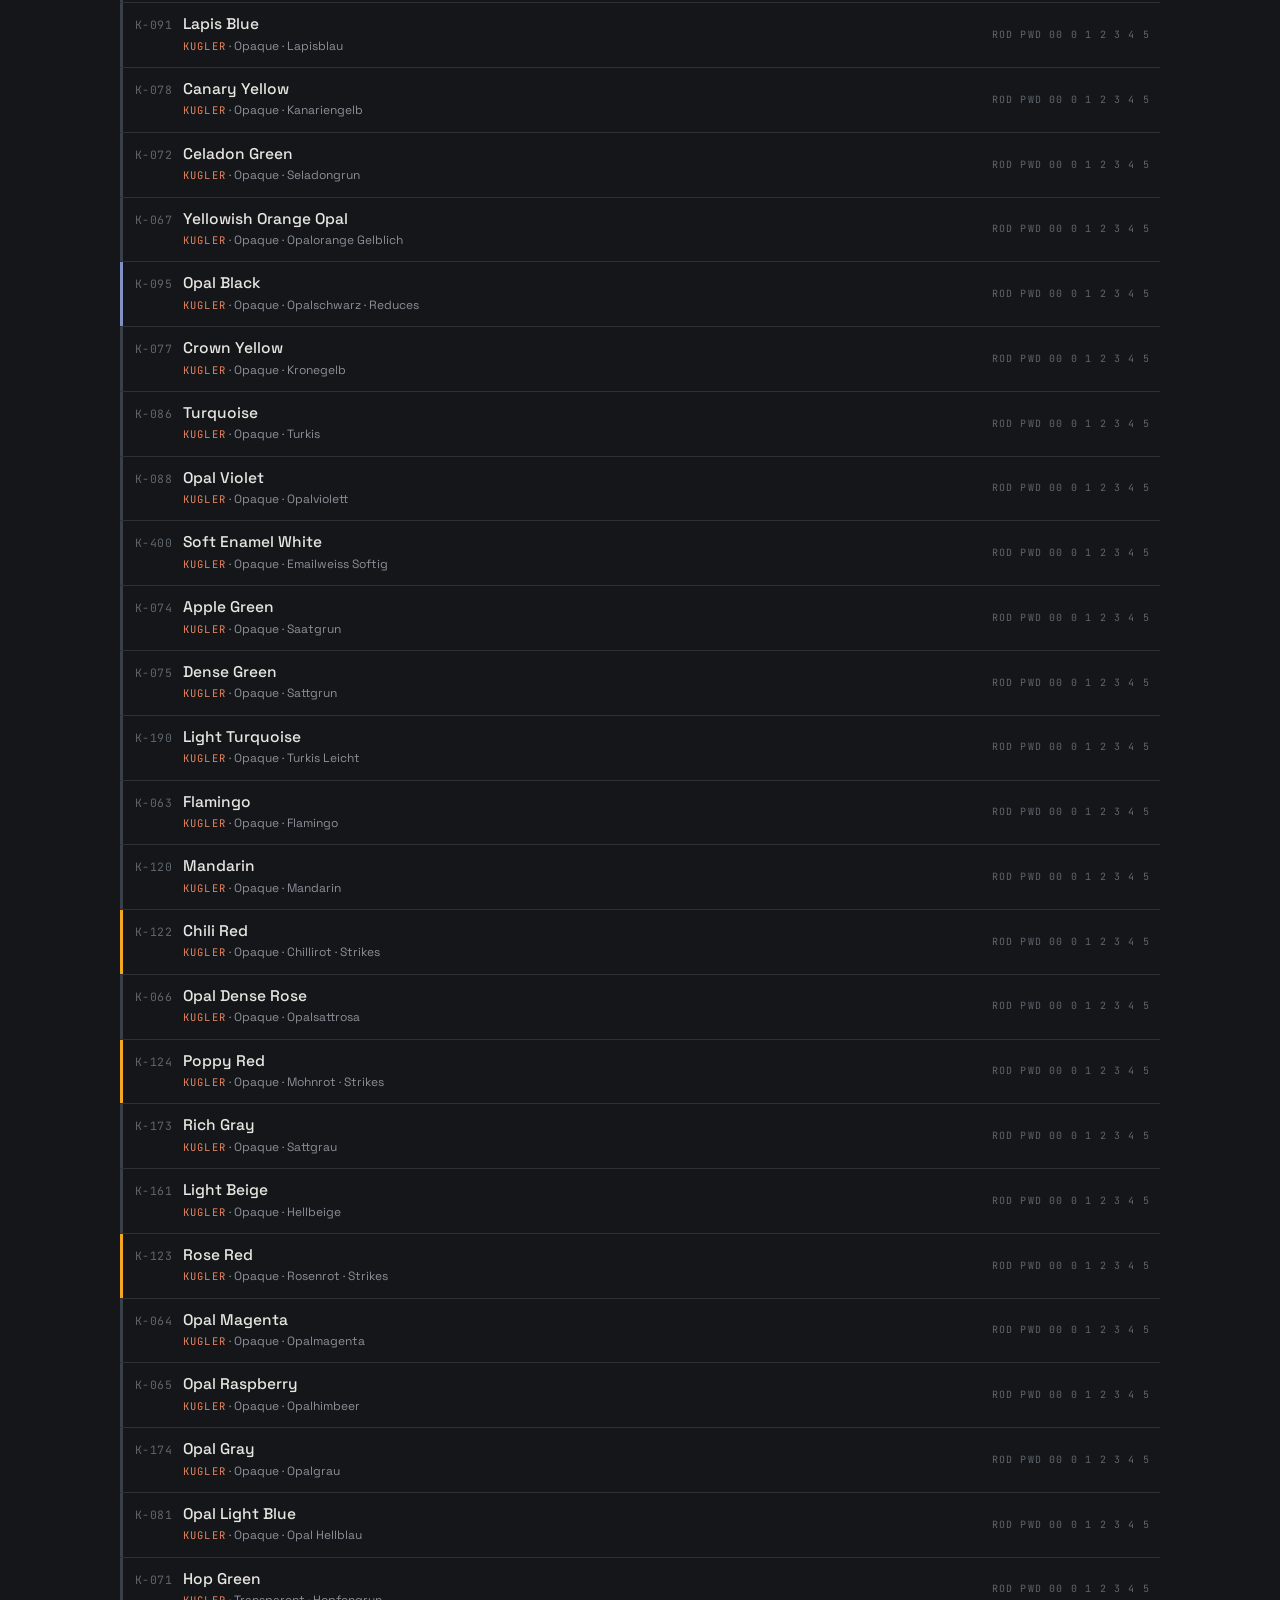
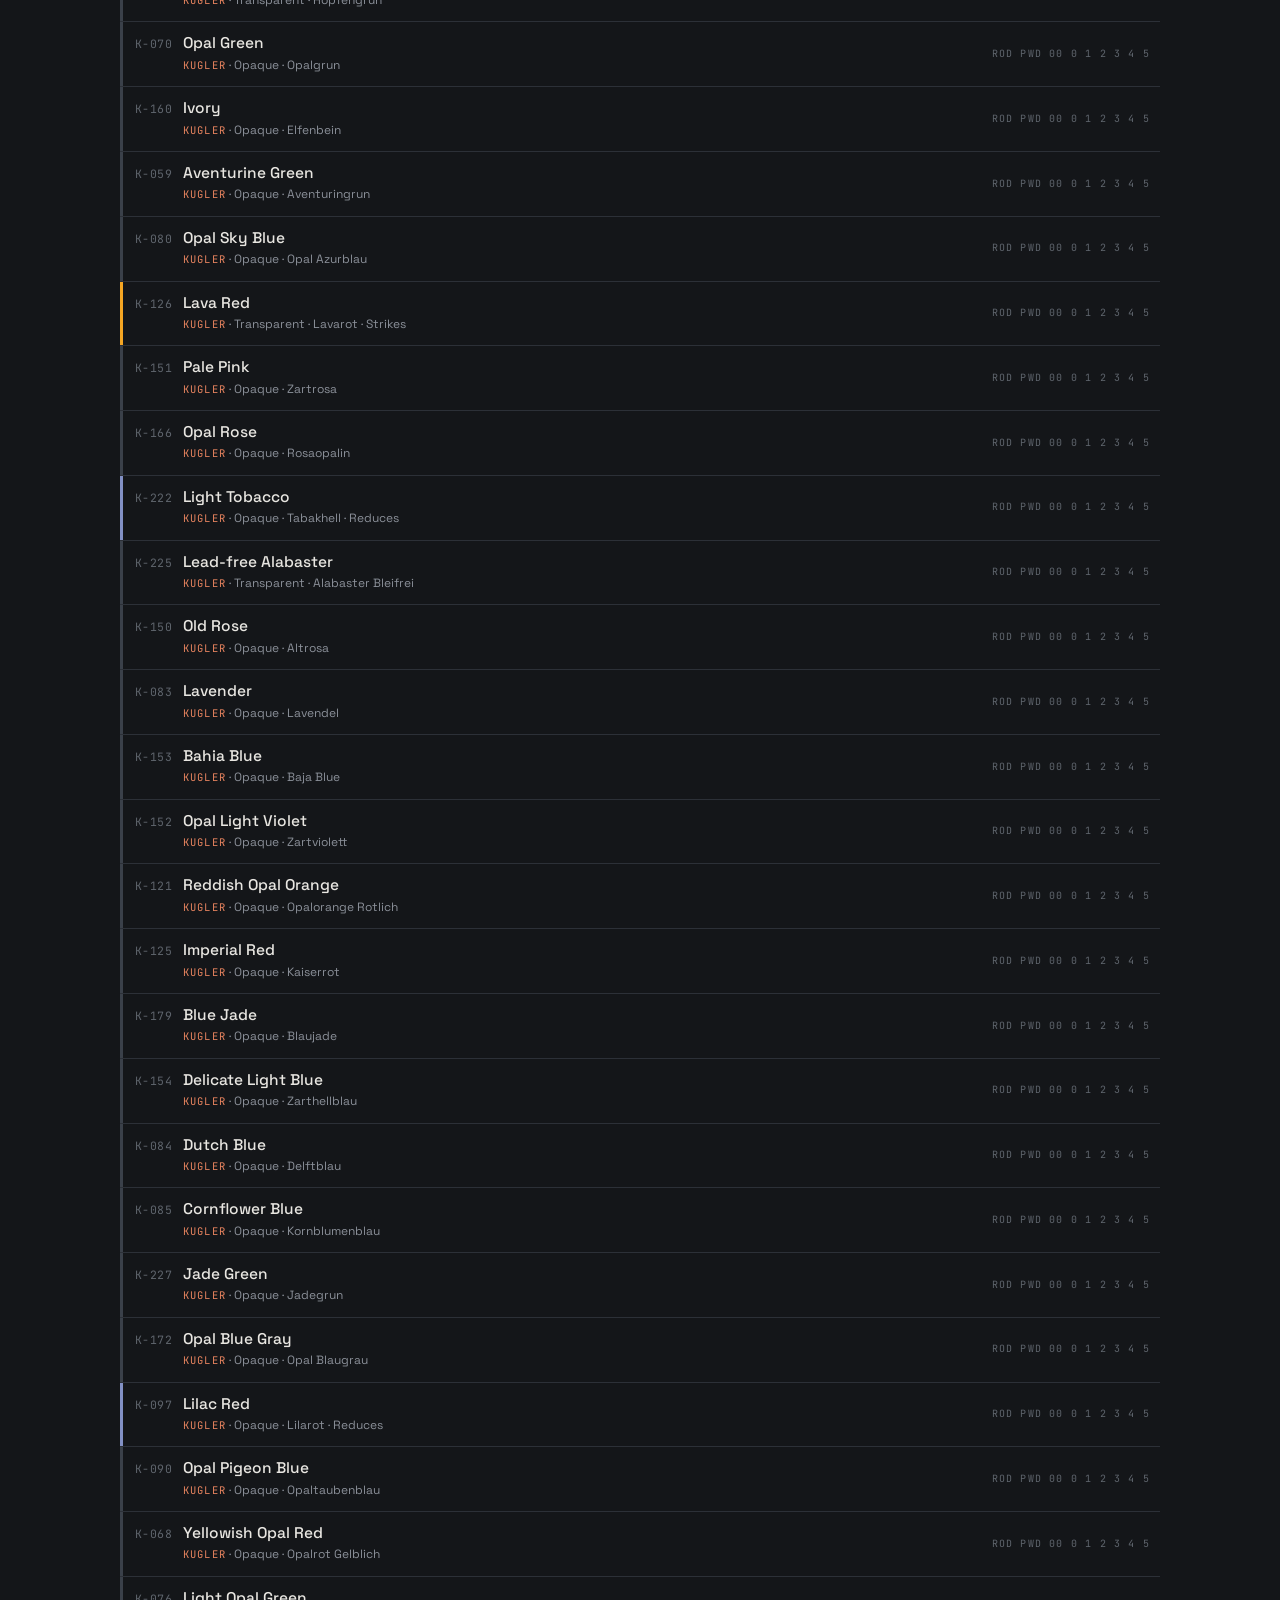
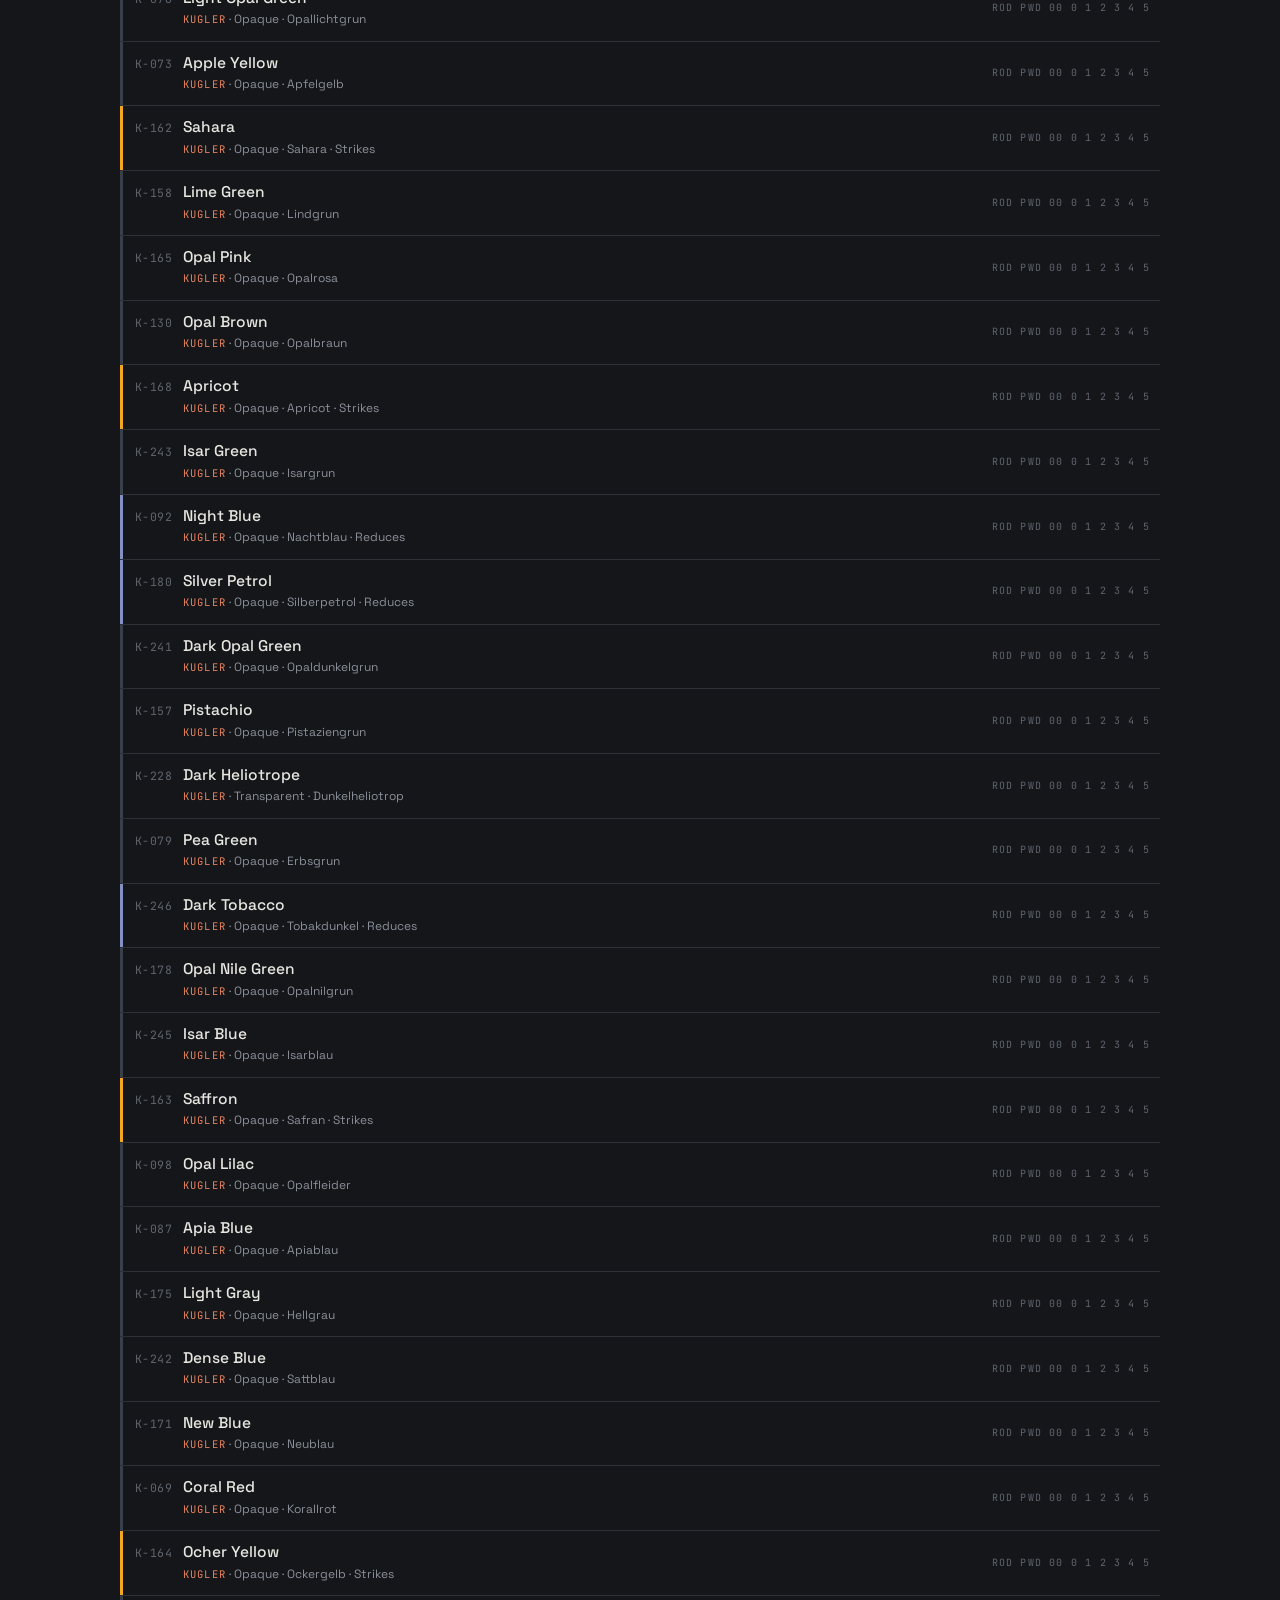
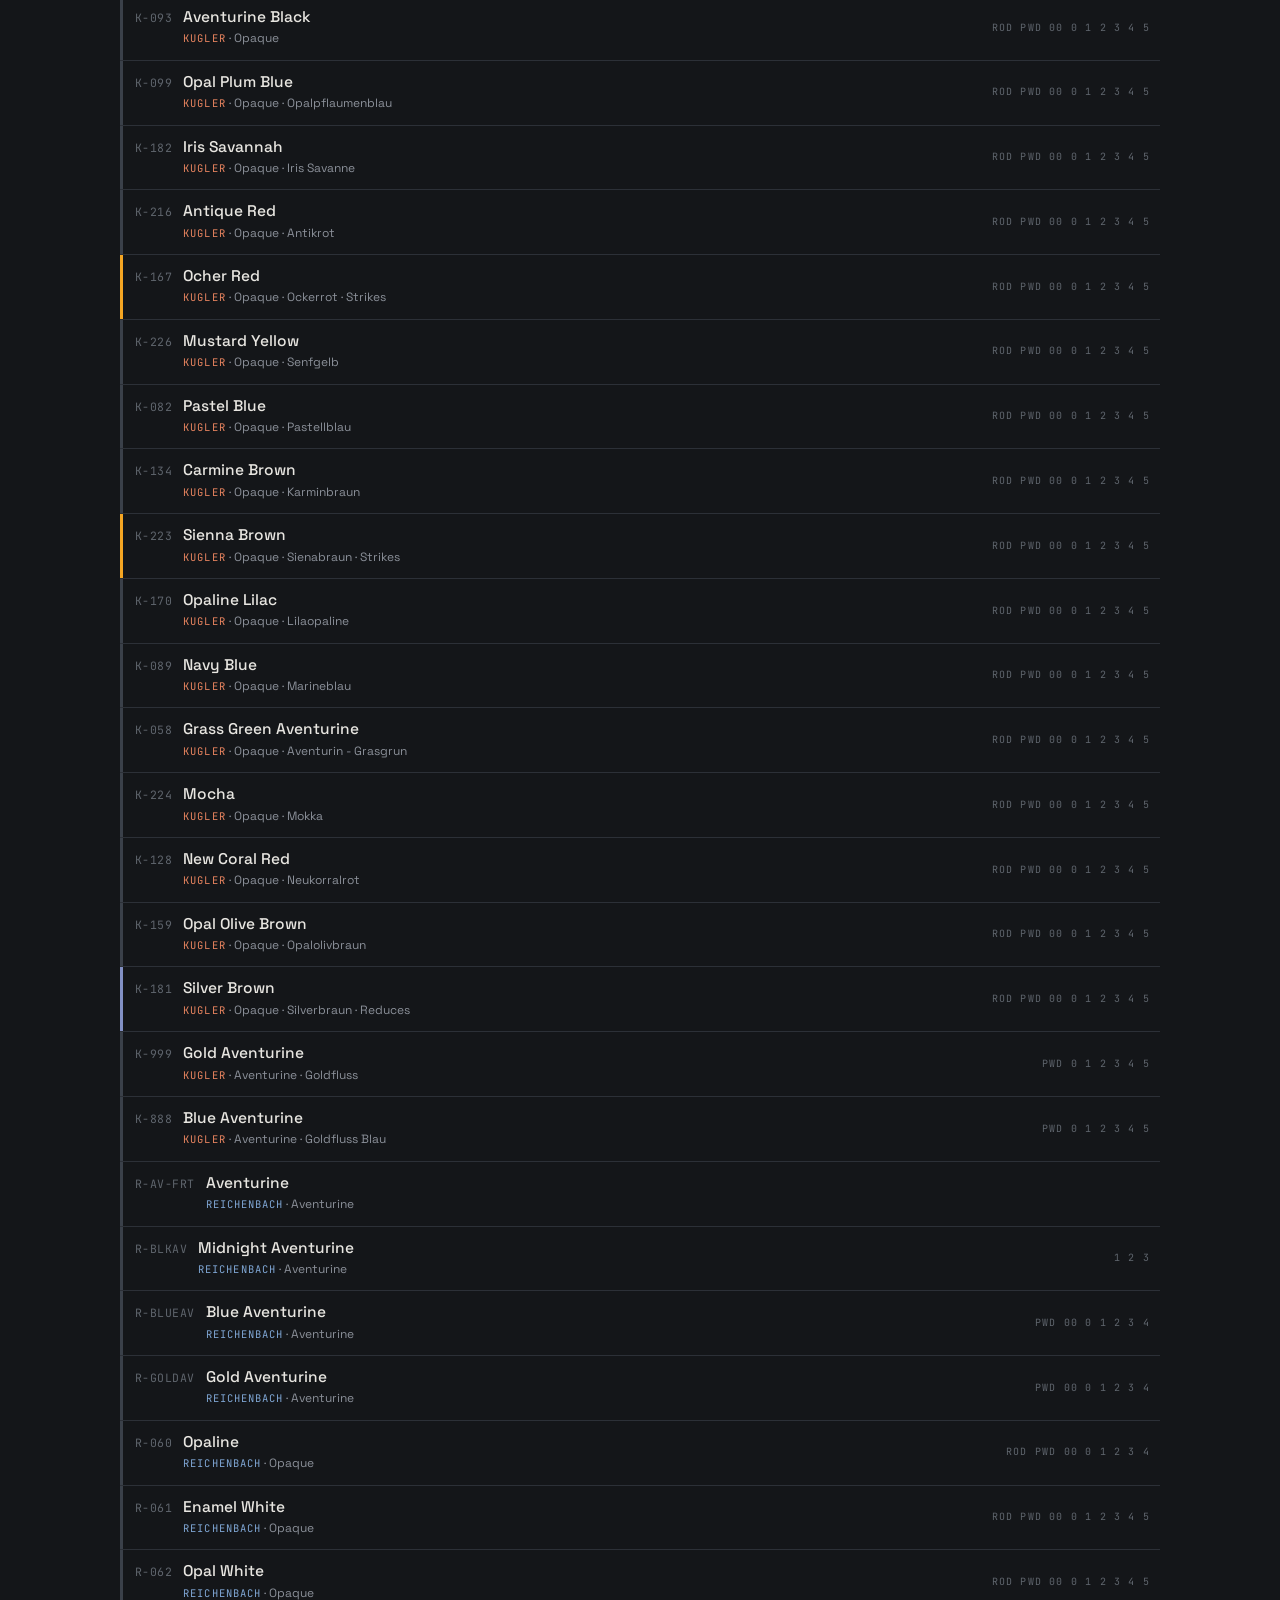
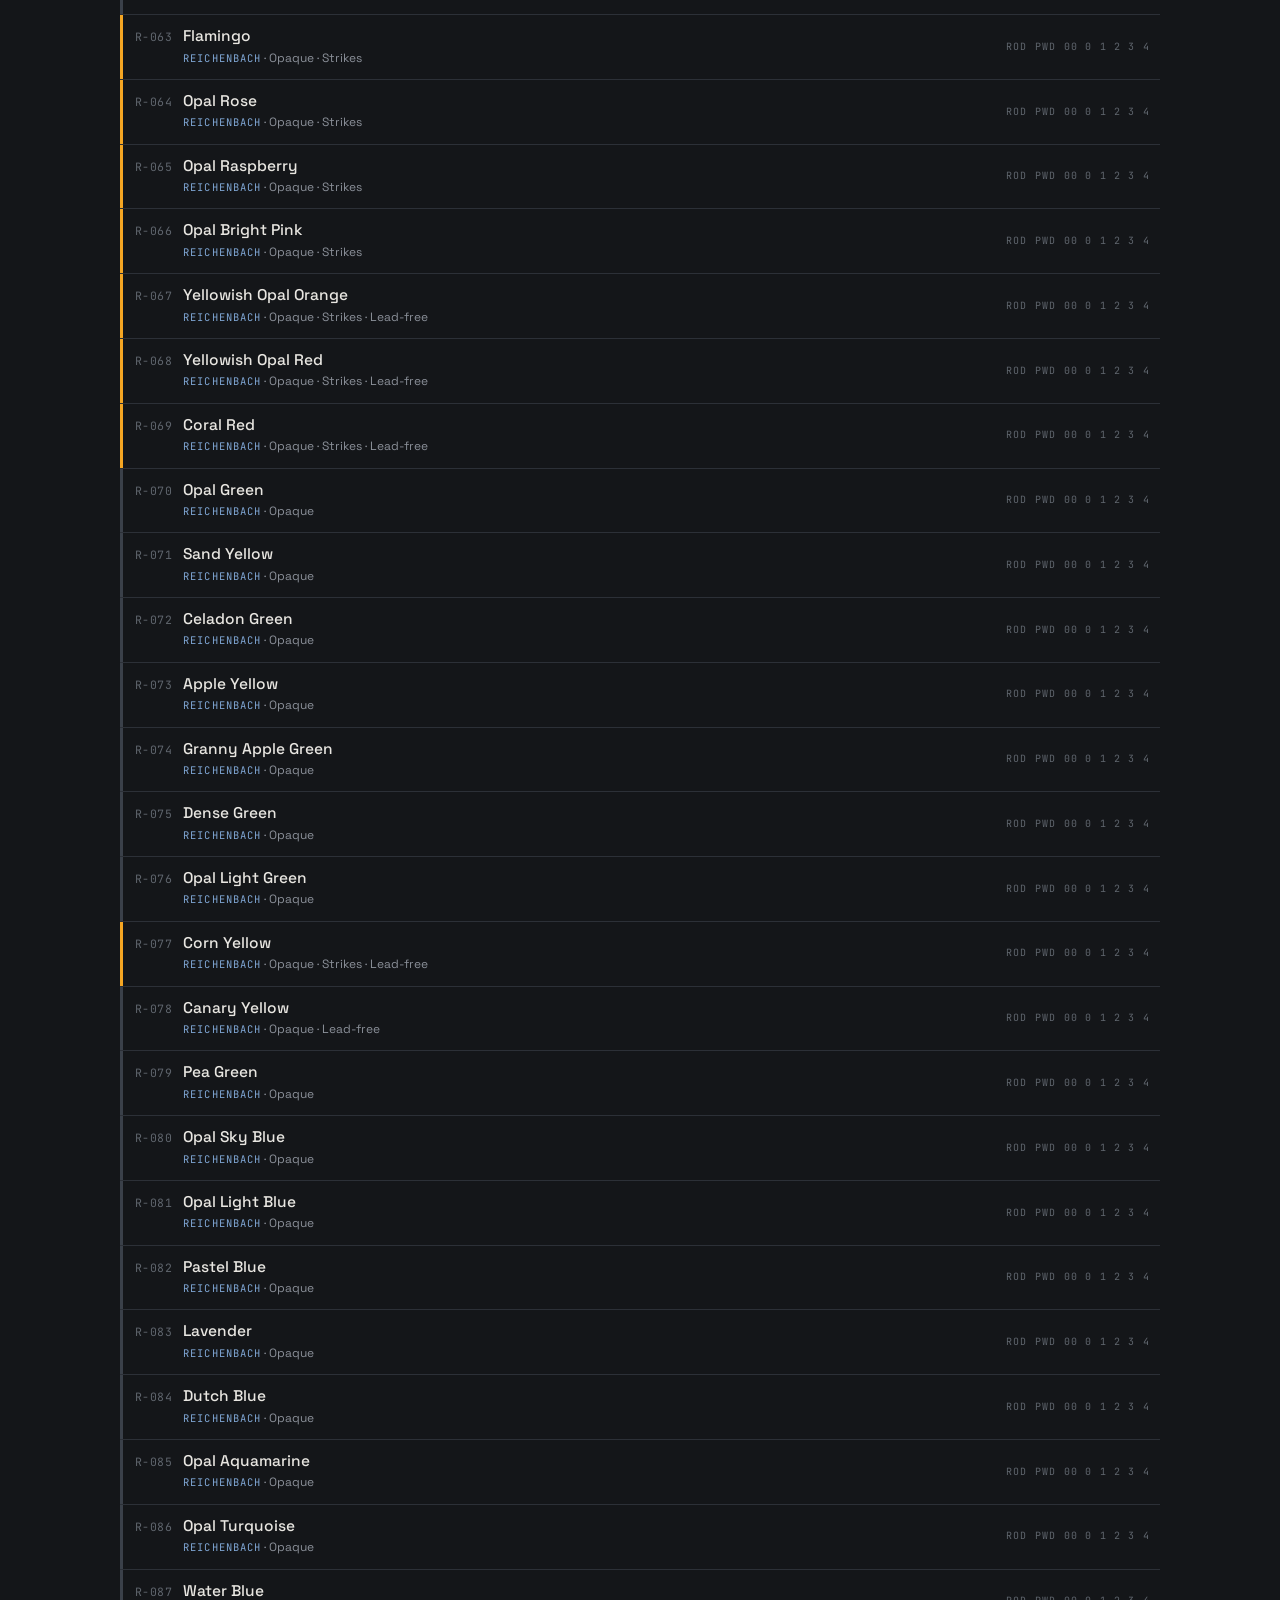
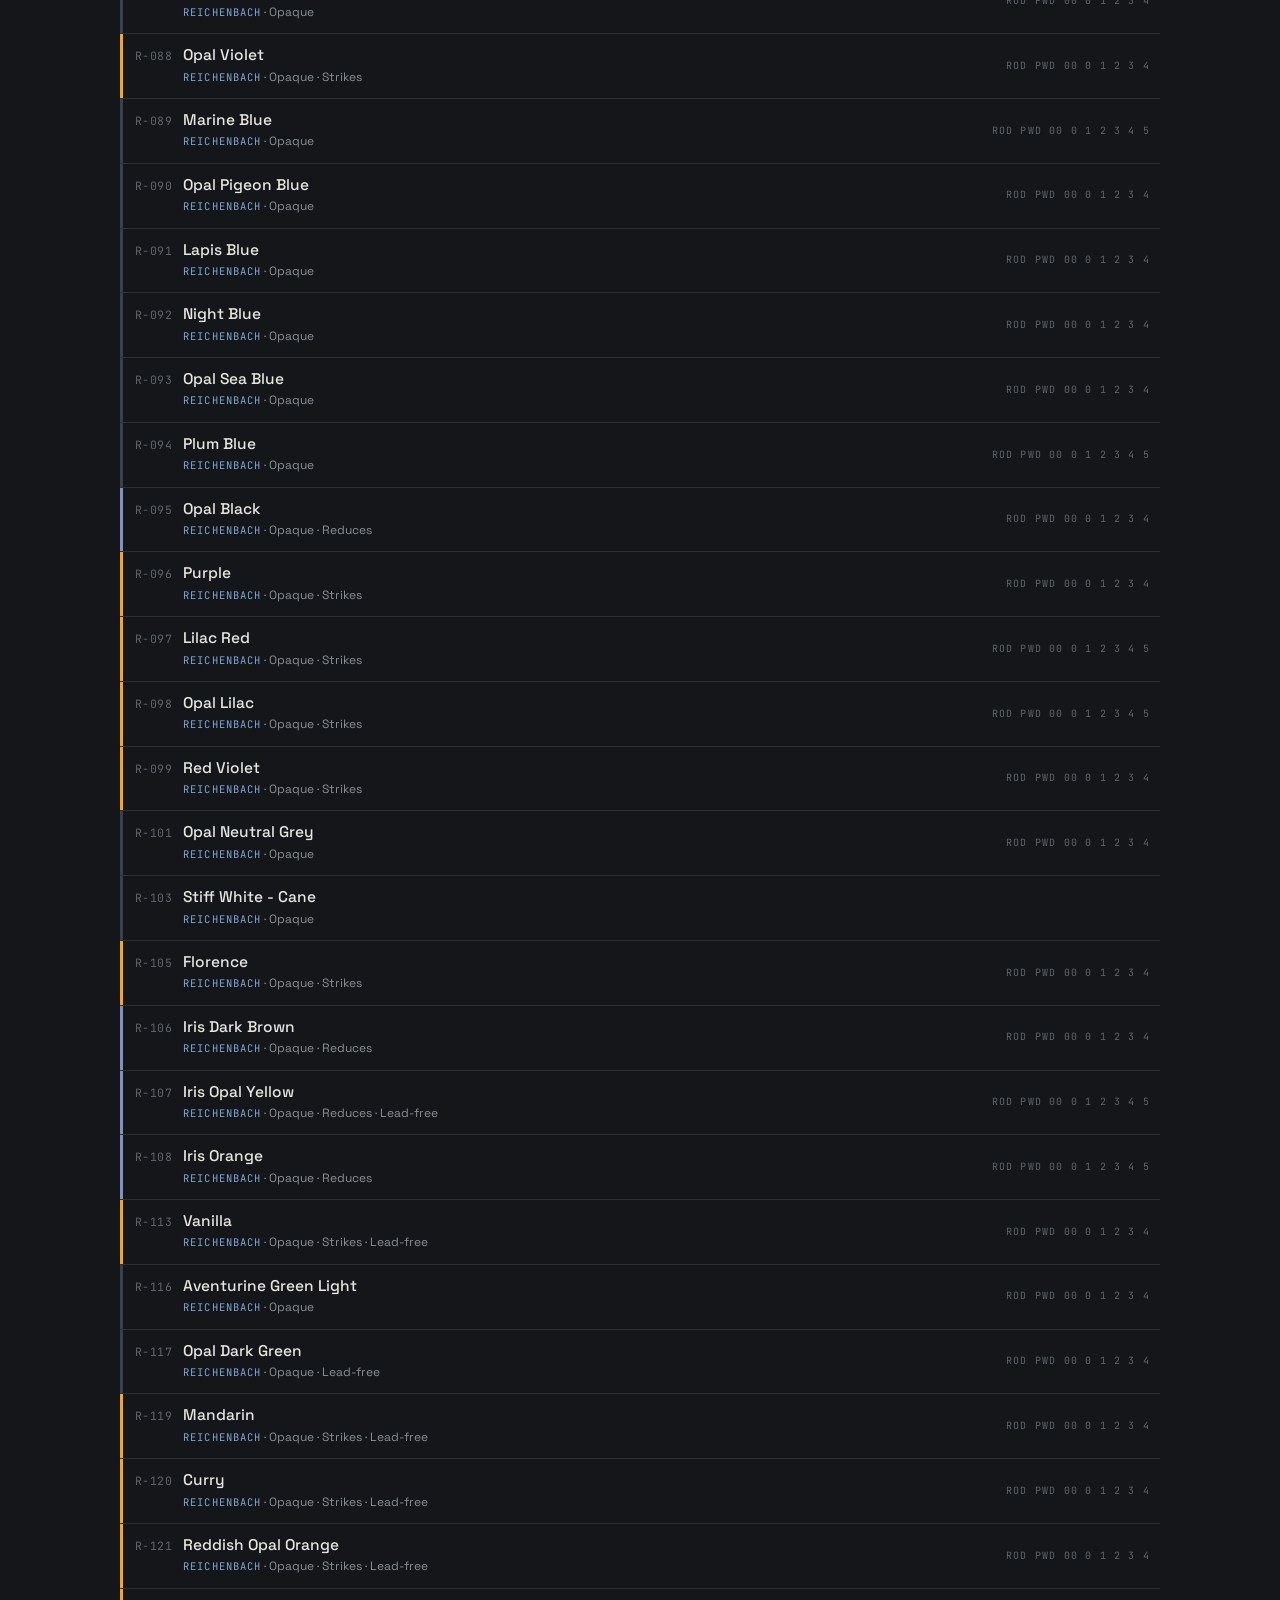
<file: hotshop-colors.html>
<!DOCTYPE html>
<html lang="en">
<head>
<meta charset="UTF-8">
<meta name="viewport" content="width=device-width, initial-scale=1.0">
<meta name="theme-color" content="#141619">
<link rel="icon" href="favicon.svg" type="image/svg+xml">
<link rel="icon" href="favicon-32.png" sizes="32x32" type="image/png">
<link rel="apple-touch-icon" href="apple-touch-icon.png">
<meta name="apple-mobile-web-app-title" content="Kiln Workbook">
<meta name="apple-mobile-web-app-capable" content="yes">
<meta name="apple-mobile-web-app-status-bar-style" content="black-translucent">
<title>Hot Shop Glass Color Search</title>
<link rel="preconnect" href="https://fonts.googleapis.com">
<link rel="preconnect" href="https://fonts.gstatic.com" crossorigin>
<link href="https://fonts.googleapis.com/css2?family=Space+Grotesk:wght@400;500;600;700&family=JetBrains+Mono:wght@400;500;700&display=swap" rel="stylesheet">
<style>
  :root{
    --void:#141619; --raised:#1d2025; --raised-2:#22262c;
    --hairline:#2c3037; --hairline-bright:#3a4049;
    --ink:#e8e6e1; --ink-dim:#8b9099; --ink-faint:#5f656d;
    --amber:#ffb040; --amber-fill:rgba(255,176,64,0.09); --amber-line:rgba(255,176,64,0.35);
  }
  *{box-sizing:border-box}
  html,body{margin:0;padding:0}
  body{background:var(--void);color:var(--ink);
    font-family:"Space Grotesk",system-ui,sans-serif;font-size:15px;line-height:1.45;
    -webkit-font-smoothing:antialiased;padding:44px 22px 60px}
  .wrap{max-width:1040px;margin:0 auto}
  .crumb{display:inline-block;font-family:"JetBrains Mono",monospace;font-size:11px;
    letter-spacing:0.14em;text-transform:uppercase;color:var(--ink-dim);
    text-decoration:none;margin-bottom:14px;transition:color .15s}
  .crumb:hover{color:var(--amber)}
  header{display:flex;flex-wrap:wrap;align-items:flex-end;justify-content:space-between;
    gap:18px;padding-bottom:16px;border-bottom:1px solid var(--hairline);margin-bottom:6px}
  .title-block h1{font-size:26px;font-weight:700;letter-spacing:-0.02em;margin:0;line-height:1.05}
  .title-block .eyebrow{font-family:"JetBrains Mono",monospace;font-size:11px;
    letter-spacing:0.22em;text-transform:uppercase;color:var(--amber);margin:0 0 6px}
  .title-block .sub{color:var(--ink-dim);font-size:13.5px;margin-top:5px;max-width:64ch}
  @media print{.crumb{display:none}}
</style>
<link rel="stylesheet" href="colors/color-search.css">
</head>
<body>
<div class="wrap">

  <a href="index.html" class="crumb">&lsaquo; Index</a>

  <header>
    <div class="title-block">
      <p class="eyebrow">Kiln Forming Workbook &middot; Molds &amp; glass</p>
      <h1>Hot Shop Glass Color Search</h1>
      <p class="sub">Kugler, Reichenbach, Gaffer and Oceanside blowing colors. Search by name, number or German name.</p>
    </div>
  </header>

  <div id="hotshop-search"></div>

</div>
<script src="colors/color-search.js"></script>
<script>
  ColorSearch.mount('#hotshop-search', { data: 'colors/hotshop-colors.json', mode: 'hotshop' });
</script>
</body>
</html>
</file>
<file: colors/color-search.css>
/* Colour search module — styled for the Kiln Workbook.
   Inherits the site's tokens (--void, --raised, --ink, --amber ...) and only
   defines what it needs on top. Scoped under .cs-root. */

.cs-root{
  --chem-copper:#3f9d90;
  --chem-sulfur:#f5a623;
  --chem-lead:#a877c0;
  --chem-reactive:#5b7089;
  --chem-alchemy:#c09a5e;
  --chem-none:#7fae72;

  --beh-strike:#f5a623;
  --beh-reduce:#8290c4;
  --beh-both:#a877c0;
  --beh-none:var(--hairline-bright);

  --brand-a:#e8845f;
  --brand-b:#7fa6d4;
  --brand-c:#4fb3a5;
  --brand-d:#a8a0d8;
  --brand-e:#d4ab6a;

  color:var(--ink);
  font-family:"Space Grotesk",system-ui,sans-serif;
  font-size:15px;line-height:1.45;
  font-variant-numeric:tabular-nums;
}
.cs-root *{box-sizing:border-box}
.cs-code,.cs-flabel,.cs-ic,.cs-brand,.cs-forms{
  font-family:"JetBrains Mono",monospace;
}

/* ---- controls ---- */
.cs-controls{
  position:sticky;top:0;z-index:20;
  background:var(--void);
  padding:10px 0 8px;
  border-bottom:1px solid var(--hairline);
}
.cs-searchrow{display:flex;gap:8px;align-items:stretch}
.cs-root input[type=search]{
  flex:1;min-width:0;font:inherit;font-size:16px;
  padding:11px 12px;border:1px solid var(--hairline-bright);border-radius:4px;
  background:var(--raised);color:var(--ink);
  -webkit-appearance:none;appearance:none;
}
.cs-root input[type=search]::placeholder{color:var(--ink-faint)}
.cs-root input[type=search]:focus{
  outline:none;border-color:var(--amber);box-shadow:0 0 0 2px var(--amber-fill);
}
.cs-root button:focus-visible{outline:2px solid var(--amber);outline-offset:1px}
.cs-ghost{
  font-family:"JetBrains Mono",monospace;font-size:11px;letter-spacing:.14em;
  text-transform:uppercase;background:transparent;
  border:1px solid var(--hairline-bright);border-radius:4px;
  color:var(--ink-dim);padding:0 12px;cursor:pointer;white-space:nowrap;
  transition:color .15s,border-color .15s;
}
.cs-ghost:hover{color:var(--amber);border-color:var(--amber-line)}
.cs-ghost[hidden]{display:none}

.cs-filters{padding:9px 0 2px}
.cs-fgroup{
  display:grid;grid-template-columns:58px minmax(0,1fr);
  align-items:center;gap:0 9px;padding:2px 0;
}
.cs-flabel{
  font-size:10px;letter-spacing:.2em;text-transform:uppercase;
  color:var(--ink-faint);
}
.cs-fchips{
  display:flex;flex-wrap:nowrap;gap:5px;overflow-x:auto;
  scrollbar-width:none;-ms-overflow-style:none;
  -webkit-overflow-scrolling:touch;padding-bottom:1px;
  mask-image:linear-gradient(to right,#000 calc(100% - 20px),transparent 100%);
  -webkit-mask-image:linear-gradient(to right,#000 calc(100% - 20px),transparent 100%);
}
.cs-fchips::-webkit-scrollbar{display:none}
.cs-chip{
  font:inherit;font-size:12.5px;
  border:1px solid var(--hairline);border-radius:3px;
  background:var(--raised);color:var(--ink-dim);
  padding:4px 10px;cursor:pointer;white-space:nowrap;
  transition:border-color .15s,color .15s;
}
.cs-chip:hover{border-color:var(--hairline-bright);color:var(--ink)}
.cs-chip[aria-pressed="true"]{
  background:var(--amber-fill);border-color:var(--amber-line);
  color:var(--amber);font-weight:500;
}
.cs-chip .cs-dot{
  display:inline-block;width:7px;height:7px;border-radius:50%;
  margin-right:6px;vertical-align:1px;background:var(--beh-none);
}
.cs-count{
  font-family:"JetBrains Mono",monospace;font-size:11px;letter-spacing:.14em;
  text-transform:uppercase;color:var(--ink-faint);padding:9px 0 0;
}

/* ---- results ---- */
.cs-results{list-style:none;margin:0;padding:0}
.cs-row{border-bottom:1px solid var(--hairline)}
.cs-rowbtn{
  display:grid;grid-template-columns:auto 1fr auto;
  align-items:baseline;gap:0 11px;width:100%;text-align:left;
  font:inherit;background:transparent;border:0;
  border-left:3px solid var(--beh-none);
  padding:12px 10px 12px 12px;cursor:pointer;color:inherit;
}
.cs-rowbtn:hover{background:var(--raised)}
.cs-code{font-size:11.5px;color:var(--ink-faint);letter-spacing:.04em}
.cs-nm{font-size:15.5px;font-weight:500;line-height:1.25;color:var(--ink)}
.cs-sub{grid-column:2;font-size:12px;color:var(--ink-dim);margin-top:3px}
.cs-forms{
  grid-column:3;grid-row:1 / span 2;align-self:center;
  font-size:10px;color:var(--ink-faint);letter-spacing:.12em;
}
.cs-brand{font-size:10.5px;letter-spacing:.1em;text-transform:uppercase}

.cs-row[data-tone="copper"] .cs-rowbtn{border-left-color:var(--chem-copper)}
.cs-row[data-tone="sulfur"] .cs-rowbtn{border-left-color:var(--chem-sulfur)}
.cs-row[data-tone="lead"] .cs-rowbtn{border-left-color:var(--chem-lead)}
.cs-row[data-tone="reactive"] .cs-rowbtn{border-left-color:var(--chem-reactive)}
.cs-row[data-tone="alchemy"] .cs-rowbtn{border-left-color:var(--chem-alchemy)}
.cs-row[data-tone="none"] .cs-rowbtn{border-left-color:var(--chem-none)}
.cs-row[data-tone="strike"] .cs-rowbtn{border-left-color:var(--beh-strike)}
.cs-row[data-tone="reduce"] .cs-rowbtn{border-left-color:var(--beh-reduce)}
.cs-row[data-tone="both"] .cs-rowbtn{border-left-color:var(--beh-both)}

.cs-row[data-brandi="0"] .cs-brand{color:var(--brand-a)}
.cs-row[data-brandi="1"] .cs-brand{color:var(--brand-b)}
.cs-row[data-brandi="2"] .cs-brand{color:var(--brand-c)}
.cs-row[data-brandi="3"] .cs-brand{color:var(--brand-d)}
.cs-row[data-brandi="4"] .cs-brand{color:var(--brand-e)}

/* ---- detail ---- */
.cs-detail{
  background:var(--raised);
  border-left:3px solid var(--hairline-bright);
  padding:4px 15px 16px;font-size:13.5px;
}
.cs-detail[hidden]{display:none}
.cs-detail dl{display:grid;grid-template-columns:auto 1fr;gap:5px 14px;margin:12px 0 0}
.cs-detail dt{
  font-family:"JetBrains Mono",monospace;font-size:10.5px;letter-spacing:.12em;
  text-transform:uppercase;color:var(--ink-faint);padding-top:2px;
}
.cs-detail dd{margin:0;color:var(--ink)}
.cs-detail dd a{color:var(--amber);text-decoration:none;border-bottom:1px solid var(--amber-line)}
.cs-detail dd a:hover{border-bottom-color:var(--amber)}
.cs-detail h3{
  font-family:"JetBrains Mono",monospace;font-size:10.5px;letter-spacing:.18em;
  text-transform:uppercase;font-weight:500;margin:18px 0 6px;color:var(--ink-faint);
}
.cs-detail ul{margin:0;padding-left:16px;color:var(--ink-dim)}
.cs-detail li{margin:2px 0;font-size:13px}
.cs-detail ul.cs-codes{list-style:none;padding-left:0}
.cs-detail ul.cs-codes li{
  display:grid;grid-template-columns:116px 1fr;gap:0 10px;
  padding:3px 0;border-bottom:1px solid var(--hairline);
}
.cs-detail ul.cs-codes li:last-child{border-bottom:0}
.cs-ic{color:var(--ink);font-size:12px}
.cs-asof{color:var(--ink-faint);font-size:12px}
.cs-note{
  margin-top:14px;padding:10px 12px;
  background:var(--raised-2);border:1px solid var(--hairline);
  border-radius:3px;font-size:13px;line-height:1.45;color:var(--ink-dim);
}
.cs-note strong{color:var(--ink);font-weight:500}
.cs-note.cs-quiet{color:var(--ink-faint)}
.cs-note.cs-warn{border-left:3px solid var(--amber);background:var(--amber-fill)}
.cs-note.cs-warn strong{color:var(--amber)}

.cs-empty,.cs-loading{padding:34px 4px;color:var(--ink-dim);font-size:14px}
.cs-empty b{display:block;color:var(--ink);font-weight:600;font-size:16px;margin-bottom:5px}
.cs-empty code{font-family:"JetBrains Mono",monospace;font-size:12px;color:var(--amber)}

@media (prefers-reduced-motion:no-preference){
  .cs-rowbtn{transition:background .15s ease}
}
@media (min-width:620px){
  .cs-fgroup{grid-template-columns:68px minmax(0,1fr)}
}
@media print{
  .cs-controls{display:none}
  .cs-rowbtn{border-left-color:#000}
}
</file>
